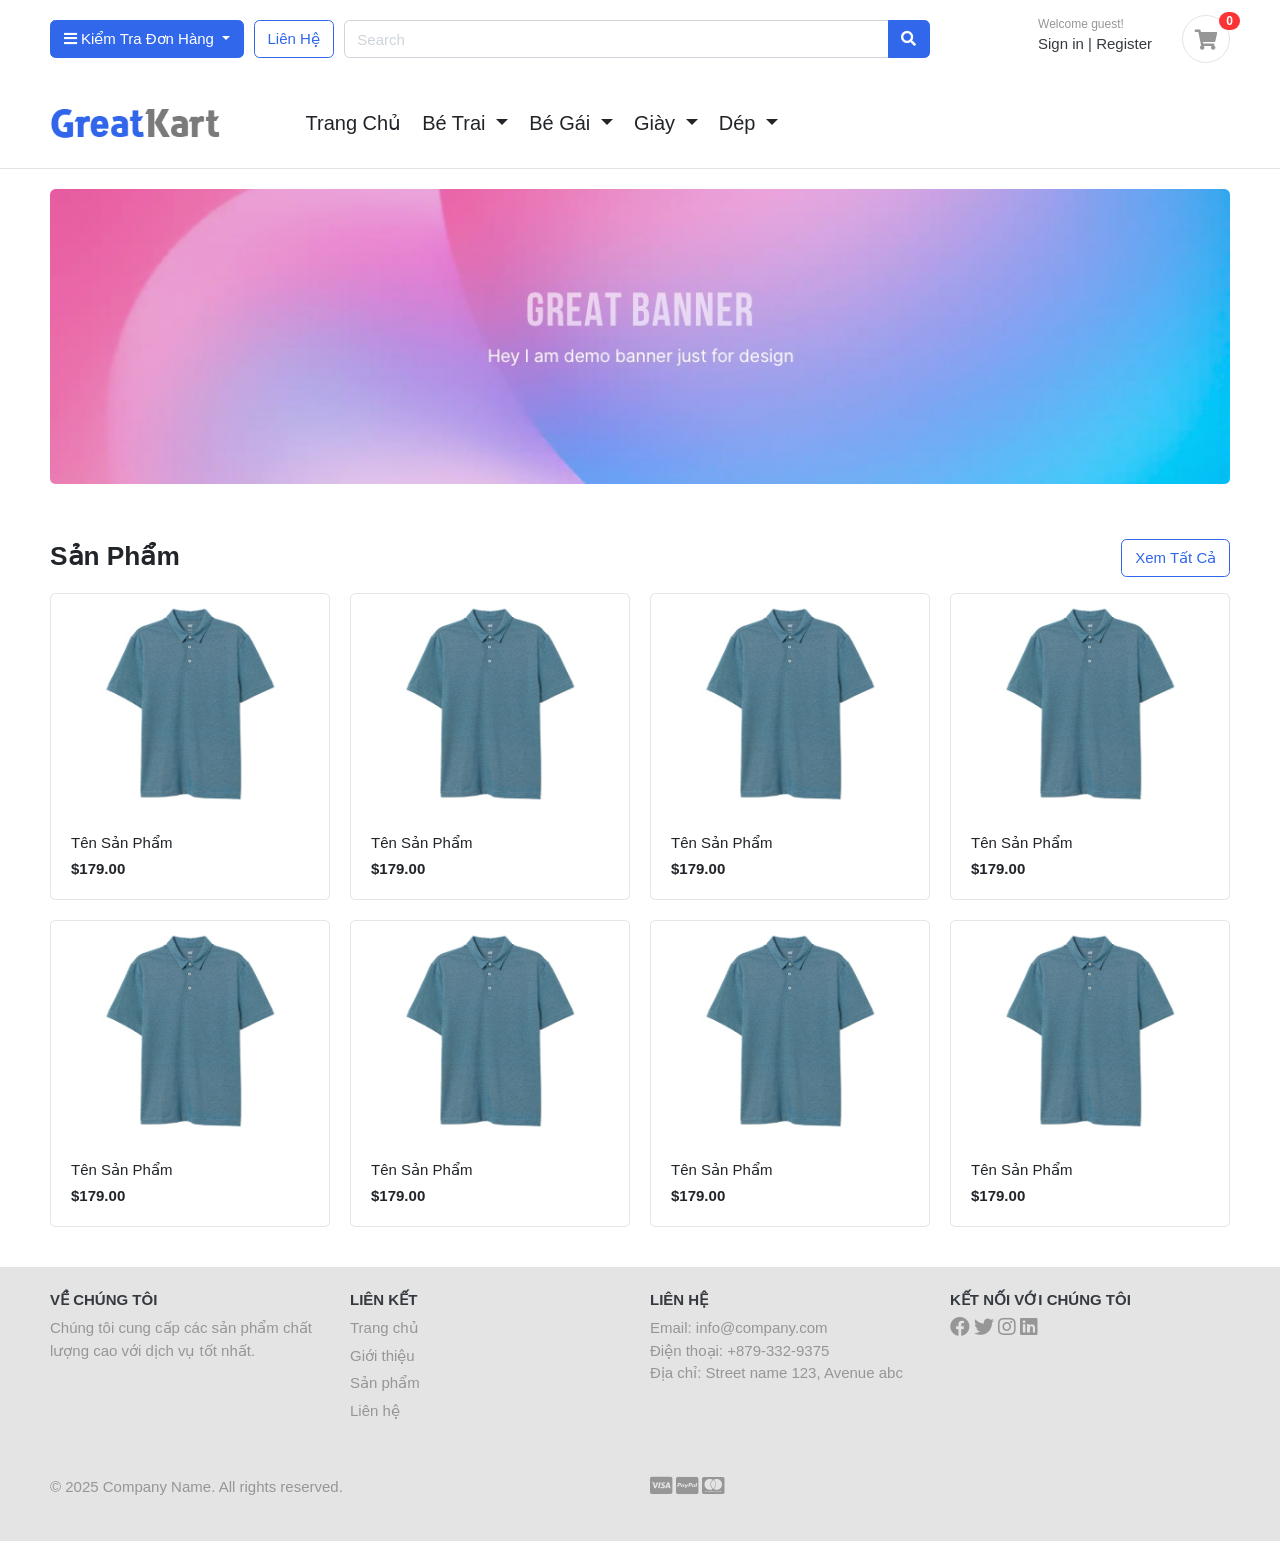
<file: view-danh/index.html>
<!DOCTYPE HTML>
<html lang="en">
<head>
<meta charset="utf-8">
<meta http-equiv="pragma" content="no-cache" />
<meta http-equiv="cache-control" content="max-age=604800" />
<meta name="viewport"
	content="width=device-width, initial-scale=1, shrink-to-fit=no">

<title>GreatKart | One of the Biggest Online Shopping Platform</title>

<link href="images/favicon.ico" rel="shortcut icon" type="image/x-icon">

<!-- jQuery -->
<script src="js/jquery-2.0.0.min.js" type="text/javascript"></script>

<!-- Bootstrap4 files-->
<script src="js/bootstrap.bundle.min.js" type="text/javascript"></script>
<link href="css/bootstrap.css" rel="stylesheet" type="text/css" />

<!-- Font awesome 5 -->
<link href="fonts/fontawesome/css/all.min.css" type="text/css"
	rel="stylesheet">

<!-- custom style -->
<link href="css/ui.css" rel="stylesheet" type="text/css" />
<link href="css/responsive.css" rel="stylesheet"
	media="only screen and (max-width: 1200px)" />

<!-- custom javascript -->
<script src="js/script.js" type="text/javascript"></script>

<script type="text/javascript">
	/// some script

	// jquery ready start
	$(document).ready(function() {
		// jQuery code

	});
	// jquery end
</script>
</head>
<body>
<section class="header-main ">
	<div class="container">
<div class="row align-items-center">
	<div class="col-lg col-sm col-md col-6 flex-grow-0">
		<div class="category-wrap dropdown d-inline-block float-right">
			<button type="button" class="btn btn-primary dropdown-toggle" data-toggle="dropdown">
				<i class="fa fa-bars"></i> Kiểm Tra Đơn Hàng
			</button>
		</div>  <!-- category-wrap.// -->
	</div> <!-- col.// -->
	<a href="./store.html" class="btn btn-outline-primary">Liên Hệ</a>
	<div class="col-lg  col-md-6 col-sm-12 col">
		<form action="#" class="search">
			<div class="input-group w-100">
			    <input type="text" class="form-control" style="width:60%;" placeholder="Search">
			    <div class="input-group-append">
			      <button class="btn btn-primary" type="submit">
			        <i class="fa fa-search"></i>
			      </button>
			    </div>
		    </div>
		</form> <!-- search-wrap .end// -->
	</div> <!-- col.// -->
	<div class="col-lg-3 col-sm-6 col-8 order-2 order-lg-3">
				<div class="d-flex justify-content-end mb-3 mb-lg-0">
					<div class="widget-header">
						<small class="title text-muted">Welcome guest!</small>
						<div> 
							<a href="./signin.html">Sign in</a> <span class="dark-transp"> | </span>
							<a href="./register.html"> Register</a>
						</div>
					</div>
					<a href="./cart.html" class="widget-header pl-3 ml-3">
						<div class="icon icon-sm rounded-circle border"><i class="fa fa-shopping-cart"></i></div>
						<span class="badge badge-pill badge-danger notify">0</span>
					</a>
				</div> <!-- widgets-wrap.// -->
			</div> <!-- col.// -->
</div> <!-- row.// -->
	</div> <!-- container.// -->
</section> <!-- header-main .// -->

	<!-- section-header.// -->
	<header class="section-header">
		<section class="header-main border-bottom">
			<div class="container">
				<div class="row align-items-center">
					<div class="col-lg-2 col-md-3 col-6">
						<a href="./" class="brand-wrap"> <img class="logo"
							src="./images/logo.png">
						</a>
						<!-- brand-wrap.// -->
					</div>
					<div class="col-lg col-sm col-md col-6 flex-grow-0"></div>
					<!-- col.// -->

					<div class="col-lg  col-md-6 col-sm-12 col">
						<nav class="navbar navbar-expand-lg navbar-light bg-while">
							<div class="container">
								<!-- Nút Toggle cho Mobile -->
								<button class="navbar-toggler" type="button"
									data-toggle="collapse" data-target="#navbarNav"
									aria-controls="navbarNav" aria-expanded="false"
									aria-label="Toggle navigation">
									<span class="navbar-toggler-icon"></span>
								</button>

								<!-- Nội dung Navbar -->
								<div class=" " id="navbarNav">
									<ul class="navbar-nav mx-auto">
										<li class="nav-item dropdown"><a
											class="nav-link text-dark" href="#" id="boyDropdown"
											role="button" data-toggle="dropdown" aria-haspopup="true"
											aria-expanded="false" style="font-size: 20px;" >  Trang Chủ </a></li>

										<!-- Bé Trai -->
										<li class="nav-item dropdown"><a
											class="nav-link  dropdown-toggle text-dark" href="#"
											id="boyDropdown" role="button" data-toggle="dropdown"
											aria-haspopup="true" aria-expanded="false" style="font-size: 20px;"> Bé Trai </a>
											<div class="dropdown-menu" aria-labelledby="boyDropdown">
												<a class="dropdown-item" href="#">Giày dép</a> <a
													class="dropdown-item" href="#">Áo</a> <a
													class="dropdown-item" href="#">Quần</a>
											</div></li>

										<!-- Bé Gái -->
										<li class="nav-item dropdown"><a
											class="nav-link dropdown-toggle text-dark" href="#"
											id="girlDropdown" role="button" data-toggle="dropdown"
											aria-haspopup="true" aria-expanded="false" style="font-size: 20px;"> Bé Gái </a>
											<div class="dropdown-menu" aria-labelledby="girlDropdown">
												<a class="dropdown-item" href="#">Giày dép</a> <a
													class="dropdown-item" href="#">Áo</a> <a
													class="dropdown-item" href="#">Quần</a>
											</div></li>
										<li class="nav-item dropdown"><a
											class="nav-link dropdown-toggle text-dark" href="#"
											id="boyDropdown" role="button" data-toggle="dropdown"
											aria-haspopup="true" aria-expanded="false" style="font-size: 20px;"> Giày </a>
											<div class="dropdown-menu" aria-labelledby="boyDropdown">
												<a class="dropdown-item" href="#">Giày dép</a> <a
													class="dropdown-item" href="#">Áo</a> <a
													class="dropdown-item" href="#">Quần</a>
											</div></li>
										<li class="nav-item dropdown"><a
											class="nav-link dropdown-toggle text-dark" href="#"
											id="boyDropdown" role="button" data-toggle="dropdown"
											aria-haspopup="true" aria-expanded="false" style="font-size: 20px;"> Dép </a>
											<div class="dropdown-menu" aria-labelledby="boyDropdown">
												<a class="dropdown-item" href="#">Giày dép</a> <a
													class="dropdown-item" href="#">Áo</a> <a
													class="dropdown-item" href="#">Quần</a>
											</div></li>
										
									</ul>

								</div>
								
							</div>
							<!-- col.// -->
					</div>
					</nav>
				</div>
				<!-- col.// -->
				
				<!-- col.// -->
			</div>
			<!-- row.// -->
			</div>
			<!-- container.// -->
		</section>
		<!-- header-main .// -->
	</header>
	<!-- section-header.// -->

	<!-- ========================= SECTION MAIN ========================= -->
	<section class="section-intro padding-y-sm">
		<div class="container">

			<div class="intro-banner-wrap">
				<img src="images/banners/1.jpg" class="img-fluid rounded">
			</div>

		</div>
		<!-- container //  -->
	</section>


	<!-- ========================= SECTION MAIN END// ========================= -->

	<!-- ========================= SECTION  ========================= -->
	<section class="section-name padding-y-sm">
		<div class="container">

			<header class="section-heading">
				<a href="./store.html" class="btn btn-outline-primary float-right">Xem
					Tất Cả</a>
				<h3 class="section-title">Sản Phẩm</h3>
			</header>
			<!-- sect-heading -->


			<div class="row">
				<div class="col-md-3">
					<div class="card card-product-grid">
						<a href="./product-detail.html" class="img-wrap"> <img
							src="images/items/1.jpg">
						</a>
						<figcaption class="info-wrap">
							<a href="./product-detail.html" class="title">Tên Sản Phẩm</a>
							<div class="price mt-1">$179.00</div>
							<!-- price-wrap.// -->
						</figcaption>
					</div>
				</div>
				<!-- col.// -->
				<div class="col-md-3">
					<div class="card card-product-grid">
						<a href="./product-detail.html" class="img-wrap"> <img
							src="images/items/1.jpg">
						</a>
						<figcaption class="info-wrap">
							<a href="./product-detail.html" class="title">Tên Sản Phẩm</a>
							<div class="price mt-1">$179.00</div>
							<!-- price-wrap.// -->
						</figcaption>
					</div>
				</div>
				<!-- col.// -->
				<div class="col-md-3">
					<div class="card card-product-grid">
						<a href="./product-detail.html" class="img-wrap"> <img
							src="images/items/1.jpg">
						</a>
						<figcaption class="info-wrap">
							<a href="./product-detail.html" class="title">Tên Sản Phẩm</a>
							<div class="price mt-1">$179.00</div>
							<!-- price-wrap.// -->
						</figcaption>
					</div>
				</div>
				<!-- col.// -->
				<div class="col-md-3">
					<div class="card card-product-grid">
						<a href="./product-detail.html" class="img-wrap"> <img
							src="images/items/1.jpg">
						</a>
						<figcaption class="info-wrap">
							<a href="./product-detail.html" class="title">Tên Sản Phẩm</a>
							<div class="price mt-1">$179.00</div>
							<!-- price-wrap.// -->
						</figcaption>
					</div>
				</div>
				<!-- col.// -->
				<div class="col-md-3">
					<div class="card card-product-grid">
						<a href="./product-detail.html" class="img-wrap"> <img
							src="images/items/1.jpg">
						</a>
						<figcaption class="info-wrap">
							<a href="./product-detail.html" class="title">Tên Sản Phẩm</a>
							<div class="price mt-1">$179.00</div>
							<!-- price-wrap.// -->
						</figcaption>
					</div>
				</div>
				<!-- col.// -->
				<div class="col-md-3">
					<div class="card card-product-grid">
						<a href="./product-detail.html" class="img-wrap"> <img
							src="images/items/1.jpg">
						</a>
						<figcaption class="info-wrap">
							<a href="./product-detail.html" class="title">Tên Sản Phẩm</a>
							<div class="price mt-1">$179.00</div>
							<!-- price-wrap.// -->
						</figcaption>
					</div>
				</div>
				<!-- col.// -->
				<div class="col-md-3">
					<div class="card card-product-grid">
						<a href="./product-detail.html" class="img-wrap"> <img
							src="images/items/1.jpg">
						</a>
						<figcaption class="info-wrap">
							<a href="./product-detail.html" class="title">Tên Sản Phẩm</a>
							<div class="price mt-1">$179.00</div>
							<!-- price-wrap.// -->
						</figcaption>
					</div>
				</div>
				<!-- col.// -->
				<div class="col-md-3">
					<div class="card card-product-grid">
						<a href="./product-detail.html" class="img-wrap"> <img
							src="images/items/1.jpg">
						</a>
						<figcaption class="info-wrap">
							<a href="./product-detail.html" class="title">Tên Sản Phẩm</a>
							<div class="price mt-1">$179.00</div>
							<!-- price-wrap.// -->
						</figcaption>
					</div>
				</div>
				<!-- col.// -->
			</div>
			<!-- row.// -->

		</div>
		<!-- container // -->
	</section>
	<!-- ========================= SECTION  END// ========================= -->
	<!-- ========================= FOOTER ========================= -->
	<footer class="section-footer border-top bg-light py-4">
		<div class="container">
			<div class="row">
				<!-- Cột giới thiệu -->
				<div class="col-md-3">
					<h6 class="text-uppercase">Về chúng tôi</h6>
					<p class="text-muted">Chúng tôi cung cấp các sản phẩm chất
						lượng cao với dịch vụ tốt nhất.</p>
				</div>
				<!-- Cột liên kết -->
				<div class="col-md-3">
					<h6 class="text-uppercase">Liên kết</h6>
					<ul class="list-unstyled">
						<li><a href="#" class="text-muted">Trang chủ</a></li>
						<li><a href="#" class="text-muted">Giới thiệu</a></li>
						<li><a href="#" class="text-muted">Sản phẩm</a></li>
						<li><a href="#" class="text-muted">Liên hệ</a></li>
					</ul>
				</div>
				<!-- Cột liên hệ -->
				<div class="col-md-3">
					<h6 class="text-uppercase">Liên hệ</h6>
					<p class="text-muted">
						Email: info@company.com <br> Điện thoại: +879-332-9375 <br>
						Địa chỉ: Street name 123, Avenue abc
					</p>
				</div>
				<!-- Cột mạng xã hội -->
				<div class="col-md-3">
					<h6 class="text-uppercase">Kết nối với chúng tôi</h6>
					<a href="#" class="text-muted me-3"><i
						class="fab fa-facebook fa-lg"></i></a> <a href="#"
						class="text-muted me-3"><i class="fab fa-twitter fa-lg"></i></a> <a
						href="#" class="text-muted me-3"><i
						class="fab fa-instagram fa-lg"></i></a> <a href="#" class="text-muted"><i
						class="fab fa-linkedin fa-lg"></i></a>
				</div>
			</div>

			<section class="footer-bottom border-top row mt-4 pt-3">
				<div class="col-md-6">
					<p class="text-muted mb-0">&copy; 2025 Company Name. All rights
						reserved.</p>
				</div>
				<div class="col-md-6 text-md-end text-muted">
					<i class="fab fa-lg fa-cc-visa"></i> <i
						class="fab fa-lg fa-cc-paypal"></i> <i
						class="fab fa-lg fa-cc-mastercard"></i>
				</div>
			</section>
		</div>
	</footer>

	<!-- ========================= FOOTER END // ========================= -->
</body>
</html>
</file>
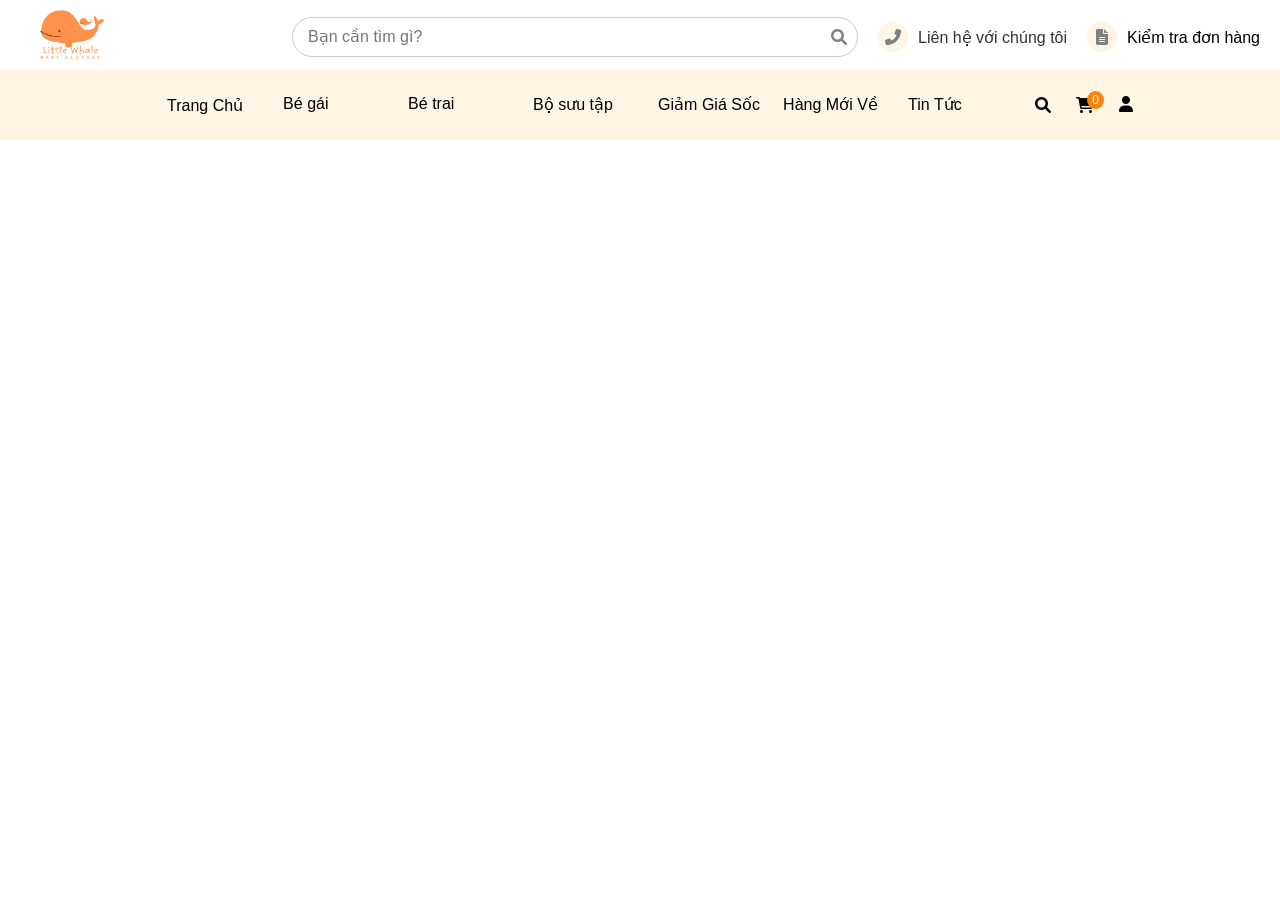
<file: partials/header-nav.html>
<!DOCTYPE html>
<html lang="en">
  <head>
    <meta charset="UTF-8" />
    <meta name="viewport" content="width=device-width, initial-scale=1.0" />
    <title>Little Whale</title>
    <style></style>
    <link
      href="https://cdnjs.cloudflare.com/ajax/libs/font-awesome/5.15.3/css/all.min.css"
      rel="stylesheet"
    />
    <link rel="stylesheet" href="https://cdnjs.cloudflare.com/ajax/libs/font-awesome/6.0.0/css/all.min.css" />
    <link
      rel="stylesheet"
      href="https://cdn.jsdelivr.net/npm/swiper@11/swiper-bundle.min.css"
    />
    <!-- <link rel="stylesheet" href="/css/index.css" /> -->
    <link rel="stylesheet" href="/css/header-nav-footer.css">
    <link rel="icon" type="image/png" sizes="32x32" href="../images/favicon.png">
  </head>
  <body>
    <!-- HEADER -->
    <section class="section-header hidden-search-bar" id="hiddenSearchBar">
      <div class="header">
        <div class="logo-header">
          <a href=""><img alt="Company Logo" height="50" src="../images/logo.png" width="100" /></a>
        </div>
        <div class="search-bar-header">
          <input placeholder="Bạn cần tìm gì?" type="text" />
          <i class="fas fa-search"></i>
        </div>
        <div class="contact-info-header">
          <div class="icon-header">
            <i class="fas fa-phone-alt"></i>
          </div>
          <div class="text-header"><a href="./view/contact.html">Liên hệ với chúng tôi</a></div>
          <div class="icon-header">
            <i class="fas fa-file-alt"></i>
          </div>
          <div class="text-header">Kiểm tra đơn hàng</div>
        </div>
      </div>
    </section>
    <!-- =====================================Nav================================= -->
    <section class="navigation">
      <nav>
        <!-- menu  -->
        <div class="navbar">
          <div class="menu">
            <a href="./index.html">Trang Chủ</a>
            <div class="dropdown-menu">
              <!-- Thêm lớp cho Bé gái -->
              <div class="navheight">
                <a href="./view/be-gai.html">Bé gái</a>
                <!-- <ion-icon name="chevron-down-outline"></ion-icon> -->
              </div>
              <div class="dropdown dropdown-full">
                <!-- Dropdown cho Bé gái -->
                <div class="column">
                  <h3>Tất Cả Sản Phẩm Bé Gái</h3>
                  <a href="./view/tat-ca-dam-vay.html" class="menu-link">Váy Bé Gái</a>
                  <a href="#" class="menu-link">Áo Bé Gái</a>
                  <a href="#" class="menu-link">Quần Bé Gái</a>
                  <a href="#" class="menu-link">Giày Bé Gái</a>
                </div>
              </div>
            </div>
            <div class="dropdown-menu">
              <!-- Thêm lớp cho Bé gái -->
              <div class="navheight">
                <a href="#">Bé trai</a>
              </div>

              <div class="dropdown dropdown-full">
                <!-- Dropdown cho Bé gái -->
                <div class="column">
                  <h3>Tất Cả Sản Phẩm Bé Trai</h3>
                  <a href="#" class="menu-link">Đồ Bộ Bé Trai</a>
                  <a href="#" class="menu-link">Áo Bé Trai</a>
                  <a href="#" class="menu-link">Quần Bé Trai</a>
                  <a href="#" class="menu-link">Giày Bé Trai</a>
                </div>               
              </div>
            </div>
            <div class="dropdown-menu">
              <div class="navheight"><a href="#">Bộ sưu tập</a></div>
              <div class="dropdown-1">
                <!-- Dropdown cho Bé gái -->
                <div class="column">
                  <!-- <h3>Áo</h3> -->
                  <a class="menu-link" href="#">✨Bộ Sưu Tập Mùa Thu</a>
                  <a class="menu-link" href="#">🍂Bộ Sưu Tập Mùa Đông</a>
                  <a class="menu-link" href="#">🌼Bộ Sưu Tập Xuân</a>
                  <a class="menu-link" href="#">🏠Bộ Sưu Tập Mùa Hè</a>
                  <!-- <a class="menu-link" href="#">🎒Be Cool At School Collection🎒</a> -->
                </div>
              </div>
            </div>

            <div class="dropdown-menu">
              <div class="navheight"><a href="#">Giảm Giá Sốc</a></div>
              <!-- <div class="dropdown-2">
                <div class="column"></div>
              </div> -->
            </div>
            <div class="dropdown-menu">
              <div class="navheight"><a href="#">Hàng Mới Về</a></div>
              <div class="dropdown-3">
                <!-- Dropdown cho Sale -->
                <div class="column">
                  <!-- <h3>Áo</h3> -->
                  <a class="menu-link" href="#">Hàng Mới Về Bé gái</a>
                  <a class="menu-link" href="#"> Hàng Mới Về Bé trai</a>
                  <a class="menu-link" href="#">BÁN HÀNG NHẤT</a>
                </div>
              </div>
            </div>
            <div class="dropdown-menu">
              <div class="navheight"><a href="#">Tin Tức</a></div>
              <div class="dropdown-4">
                <!-- Dropdown cho Sale -->
                <div class="column">
                  <!-- <h3>Áo</h3> -->
                  <a class="menu-link" href="#">Tin tức Little Whale</a>
                  <a class="menu-link" href="#">Khuyến mãi</a>
                  <a class="menu-link" href="#">Tin mẹ & bé</a>
                </div>
              </div>
            </div>
          </div>

          <div class="icons">
            <!-- <input type="text" placeholder="Tìm kiếm sản phẩm"> -->
            <i class="fas fa-search"></i> 
            <div class="cart" id="cart">
              <a href="./view/gio-hang.html" class="cart-a"><i class="fas fa-shopping-cart"></i></a>
              <span class="badge">0</span>
            </div>
              <!-- Biểu tượng người dùng với menu đăng nhập/đăng ký -->
              <div class="user-menu">
                <i class="fas fa-user"></i>
                <div class="dropdown">
                  <a class="menu-link" href="./view/dangnhap.html">Đăng nhập</a>
                  <a class="menu-link" href="./view/dangki.html">Đăng ký</a>
                </div>
              </div>
            <div class="login-message-cart" id="loginMessageCart">
              Chưa có sản phẩm nào
            </div>
          </div>
        </div>
      </nav>
    </section>
</file>
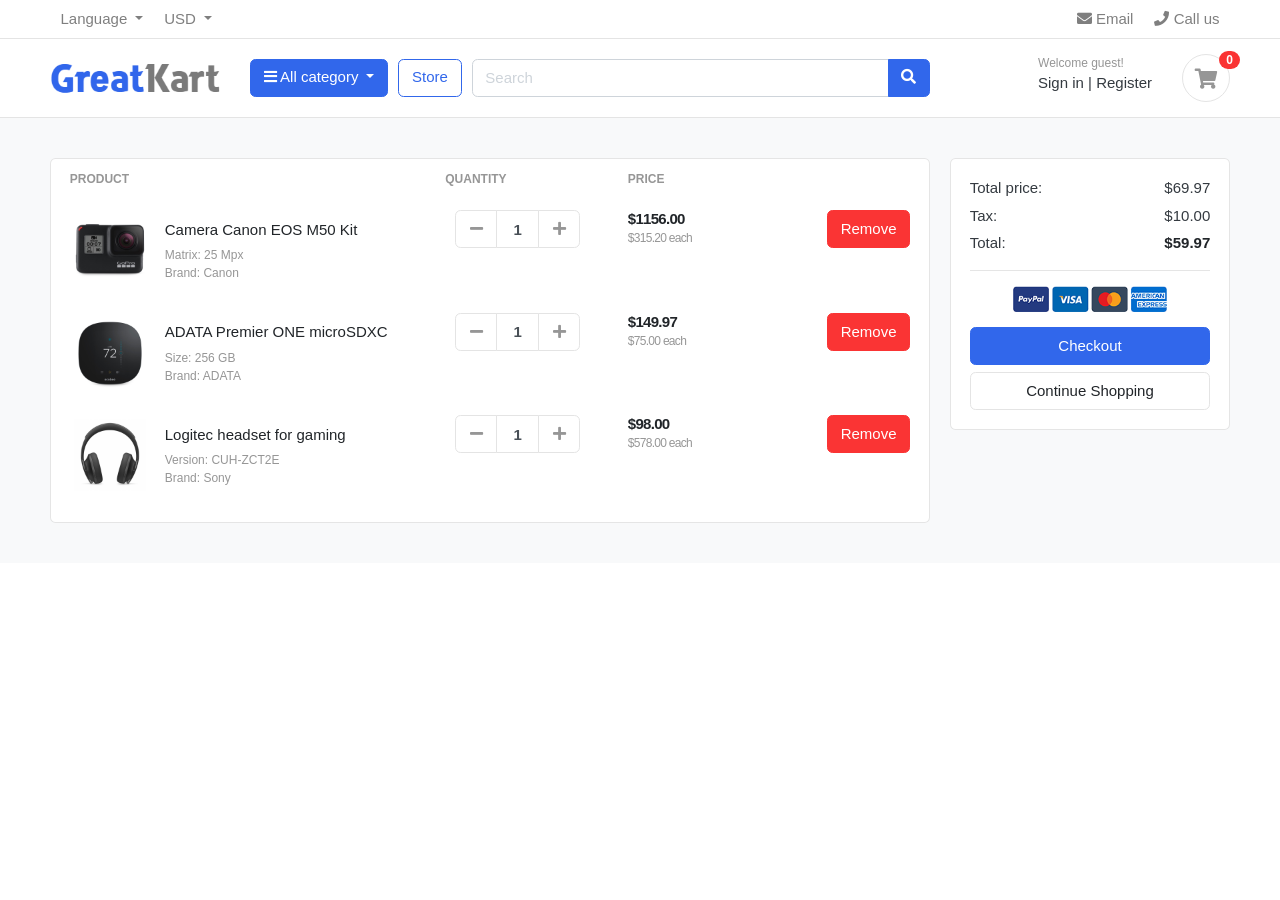
<file: view-danh/cart.html>
<!DOCTYPE HTML>
<html lang="en">
<head>
<meta charset="utf-8">
<meta http-equiv="pragma" content="no-cache" />
<meta http-equiv="cache-control" content="max-age=604800" />
<meta name="viewport" content="width=device-width, initial-scale=1, shrink-to-fit=no">

<title>GreatKart | One of the Biggest Online Shopping Platform</title>

<link href="images/favicon.ico" rel="shortcut icon" type="image/x-icon">

<!-- jQuery -->
<script src="js/jquery-2.0.0.min.js" type="text/javascript"></script>

<!-- Bootstrap4 files-->
<script src="js/bootstrap.bundle.min.js" type="text/javascript"></script>
<link href="css/bootstrap.css" rel="stylesheet" type="text/css"/>

<!-- Font awesome 5 -->
<link href="fonts/fontawesome/css/all.min.css" type="text/css" rel="stylesheet">

<!-- custom style -->
<link href="css/ui.css" rel="stylesheet" type="text/css"/>
<link href="css/responsive.css" rel="stylesheet" media="only screen and (max-width: 1200px)" />

<!-- custom javascript -->
<script src="js/script.js" type="text/javascript"></script>

<script type="text/javascript">
/// some script

// jquery ready start
$(document).ready(function() {
	// jQuery code

}); 
// jquery end
</script>

</head>
<body>


<header class="section-header">
<nav class="navbar p-md-0 navbar-expand-sm navbar-light border-bottom">
<div class="container">
  <button class="navbar-toggler" type="button" data-toggle="collapse" data-target="#navbarTop4" aria-controls="navbarNav" aria-expanded="false" aria-label="Toggle navigation">
    <span class="navbar-toggler-icon"></span>
  </button>
  <div class="collapse navbar-collapse" id="navbarTop4">
    <ul class="navbar-nav mr-auto">
    	<li class="nav-item dropdown">
		 	<a href="#" class="nav-link dropdown-toggle" data-toggle="dropdown">   Language </a>
		    <ul class="dropdown-menu small">
				<li><a class="dropdown-item" href="#">English</a></li>
				<li><a class="dropdown-item" href="#">Arabic</a></li>
				<li><a class="dropdown-item" href="#">Russian </a></li>
		    </ul>
		</li>
		<li class="nav-item dropdown">
			<a href="#" class="nav-link dropdown-toggle" data-toggle="dropdown"> USD </a>
			<ul class="dropdown-menu small">
				<li><a class="dropdown-item" href="#">EUR</a></li>
				<li><a class="dropdown-item" href="#">AED</a></li>
				<li><a class="dropdown-item" href="#">RUBL </a></li>
		    </ul>
		</li>
    </ul>
    <ul class="navbar-nav">
		<li><a href="#" class="nav-link"> <i class="fa fa-envelope"></i> Email </a></li>
		<li><a href="#" class="nav-link"> <i class="fa fa-phone"></i> Call us </a></li>
	</ul> <!-- list-inline //  -->
  </div> <!-- navbar-collapse .// -->
</div> <!-- container //  -->
</nav>

<section class="header-main border-bottom">
	<div class="container">
<div class="row align-items-center">
	<div class="col-lg-2 col-md-3 col-6">
		<a href="./" class="brand-wrap">
			<img class="logo" src="./images/logo.png">
		</a> <!-- brand-wrap.// -->
	</div>
	<div class="col-lg col-sm col-md col-6 flex-grow-0">
		<div class="category-wrap dropdown d-inline-block float-right">
			<button type="button" class="btn btn-primary dropdown-toggle" data-toggle="dropdown"> 
				<i class="fa fa-bars"></i> All category 
			</button>
			<div class="dropdown-menu">
				<a class="dropdown-item" href="#">Machinery / Mechanical Parts / Tools </a>
				<a class="dropdown-item" href="#">Consumer Electronics / Home Appliances </a>
				<a class="dropdown-item" href="#">Auto / Transportation</a>
				<a class="dropdown-item" href="#">Apparel / Textiles / Timepieces </a>
				<a class="dropdown-item" href="#">Home & Garden / Construction / Lights </a>
				<a class="dropdown-item" href="#">Beauty & Personal Care / Health </a> 
			</div>
		</div>  <!-- category-wrap.// -->
	</div> <!-- col.// -->
	<a href="./store.html" class="btn btn-outline-primary">Store</a>
	<div class="col-lg  col-md-6 col-sm-12 col">
		<form action="#" class="search">
			<div class="input-group w-100">
			    <input type="text" class="form-control" style="width:60%;" placeholder="Search">
			    
			    <div class="input-group-append">
			      <button class="btn btn-primary" type="submit">
			        <i class="fa fa-search"></i>
			      </button>
			    </div>
		    </div>
		</form> <!-- search-wrap .end// -->
	</div> <!-- col.// -->
	<div class="col-lg-3 col-sm-6 col-8 order-2 order-lg-3">
				<div class="d-flex justify-content-end mb-3 mb-lg-0">
					<div class="widget-header">
						<small class="title text-muted">Welcome guest!</small>
						<div> 
							<a href="./signin.html">Sign in</a> <span class="dark-transp"> | </span>
							<a href="./register.html"> Register</a>
						</div>
					</div>
					<a href="./cart.html" class="widget-header pl-3 ml-3">
						<div class="icon icon-sm rounded-circle border"><i class="fa fa-shopping-cart"></i></div>
						<span class="badge badge-pill badge-danger notify">0</span>
					</a>
				</div> <!-- widgets-wrap.// -->
			</div> <!-- col.// -->
</div> <!-- row.// -->
	</div> <!-- container.// -->
</section> <!-- header-main .// -->



</header> <!-- section-header.// -->


<section class="section-content padding-y bg">
<div class="container">

<!-- ============================ COMPONENT 1 ================================= -->

<div class="row">
	<aside class="col-lg-9">
<div class="card">
<table class="table table-borderless table-shopping-cart">
<thead class="text-muted">
<tr class="small text-uppercase">
  <th scope="col">Product</th>
  <th scope="col" width="120">Quantity</th>
  <th scope="col" width="120">Price</th>
  <th scope="col" class="text-right" width="200"> </th>
</tr>
</thead>
<tbody>
<tr>
	<td>
		<figure class="itemside align-items-center">
			<div class="aside"><img src="./images/items/11.jpg" class="img-sm"></div>
			<figcaption class="info">
				<a href="#" class="title text-dark">Camera Canon EOS M50 Kit</a>
				<p class="text-muted small">Matrix: 25 Mpx <br> Brand: Canon</p>
			</figcaption>
		</figure>
	</td>
	<td> 
		<!-- col.// -->
					<div class="col"> 
						<div class="input-group input-spinner">
							<div class="input-group-prepend">
							<button class="btn btn-light" type="button" id="button-plus"> <i class="fa fa-minus"></i> </button>
							</div>
							<input type="text" class="form-control"  value="1">
							<div class="input-group-append">
							<button class="btn btn-light" type="button" id="button-minus"> <i class="fa fa-plus"></i> </button>
							</div>
						</div> <!-- input-group.// -->
					</div> <!-- col.// -->
	</td>
	<td> 
		<div class="price-wrap"> 
			<var class="price">$1156.00</var> 
			<small class="text-muted"> $315.20 each </small> 
		</div> <!-- price-wrap .// -->
	</td>
	<td class="text-right"> 
	<a href="" class="btn btn-danger"> Remove</a>
	</td>
</tr>
<tr>
	<td>
		<figure class="itemside align-items-center">
			<div class="aside"><img src="./images/items/10.jpg" class="img-sm"></div>
			<figcaption class="info">
				<a href="#" class="title text-dark">ADATA Premier ONE microSDXC</a>
				<p class="text-muted small">Size: 256 GB  <br> Brand: ADATA </p>
			</figcaption>
		</figure>
	</td>
	<td> 
		<!-- col.// -->
					<div class="col"> 
						<div class="input-group input-spinner">
							<div class="input-group-prepend">
							<button class="btn btn-light" type="button" id="button-plus"> <i class="fa fa-minus"></i> </button>
							</div>
							<input type="text" class="form-control"  value="1">
							<div class="input-group-append">
							<button class="btn btn-light" type="button" id="button-minus"> <i class="fa fa-plus"></i> </button>
							</div>
						</div> <!-- input-group.// -->
					</div> <!-- col.// -->
	</td>
	<td> 
		<div class="price-wrap"> 
			<var class="price">$149.97</var> 
			<small  class="text-muted"> $75.00 each </small>  
		</div> <!-- price-wrap .// -->
	</td>
	<td class="text-right"> 
	<a href="" class="btn btn-danger"> Remove</a>
	</td>
</tr>
<tr>
	<td>
		<figure class="itemside align-items-center">
			<div class="aside"><img src="./images/items/9.jpg" class="img-sm"></div>
			<figcaption class="info">
				<a href="#" class="title text-dark">Logitec headset for gaming</a>
				<p class="small text-muted">Version: CUH-ZCT2E  <br> Brand: Sony</p>
			</figcaption>
		</figure>
	</td>
	<td> 
		<!-- col.// -->
					<div class="col"> 
						<div class="input-group input-spinner">
							<div class="input-group-prepend">
							<button class="btn btn-light" type="button" id="button-plus"> <i class="fa fa-minus"></i> </button>
							</div>
							<input type="text" class="form-control"  value="1">
							<div class="input-group-append">
							<button class="btn btn-light" type="button" id="button-minus"> <i class="fa fa-plus"></i> </button>
							</div>
						</div> <!-- input-group.// -->
					</div> <!-- col.// -->
	</td>
	<td> 
		<div class="price-wrap"> 
			<var class="price">$98.00</var> 
			<small class="text-muted"> $578.00 each</small> 
		</div> <!-- price-wrap .// -->
	</td>
	<td class="text-right"> 
		<a href="" class="btn btn-danger"> Remove</a>
	</td>
</tr>
</tbody>
</table>
</div> <!-- card.// -->

	</aside> <!-- col.// -->
	<aside class="col-lg-3">

		<div class="card">
		<div class="card-body">
			<dl class="dlist-align">
			  <dt>Total price:</dt>
			  <dd class="text-right">$69.97</dd>
			</dl>
			<dl class="dlist-align">
			  <dt>Tax:</dt>
			  <dd class="text-right"> $10.00</dd>
			</dl>
			<dl class="dlist-align">
			  <dt>Total:</dt>
			  <dd class="text-right text-dark b"><strong>$59.97</strong></dd>
			</dl>
			<hr>
			<p class="text-center mb-3">
				<img src="./images/misc/payments.png" height="26">
			</p>
			<a href="./place-order.html" class="btn btn-primary btn-block"> Checkout </a>
			<a href="./store.html" class="btn btn-light btn-block">Continue Shopping</a>
		</div> <!-- card-body.// -->
		</div> <!-- card.// -->

</aside> <!-- col.// -->


</div> <!-- row.// -->
<!-- ============================ COMPONENT 1 END .// ================================= -->

</div> <!-- container .//  -->
</section>
<!-- ========================= SECTION CONTENT END// ========================= -->
</body>
</html>
</file>
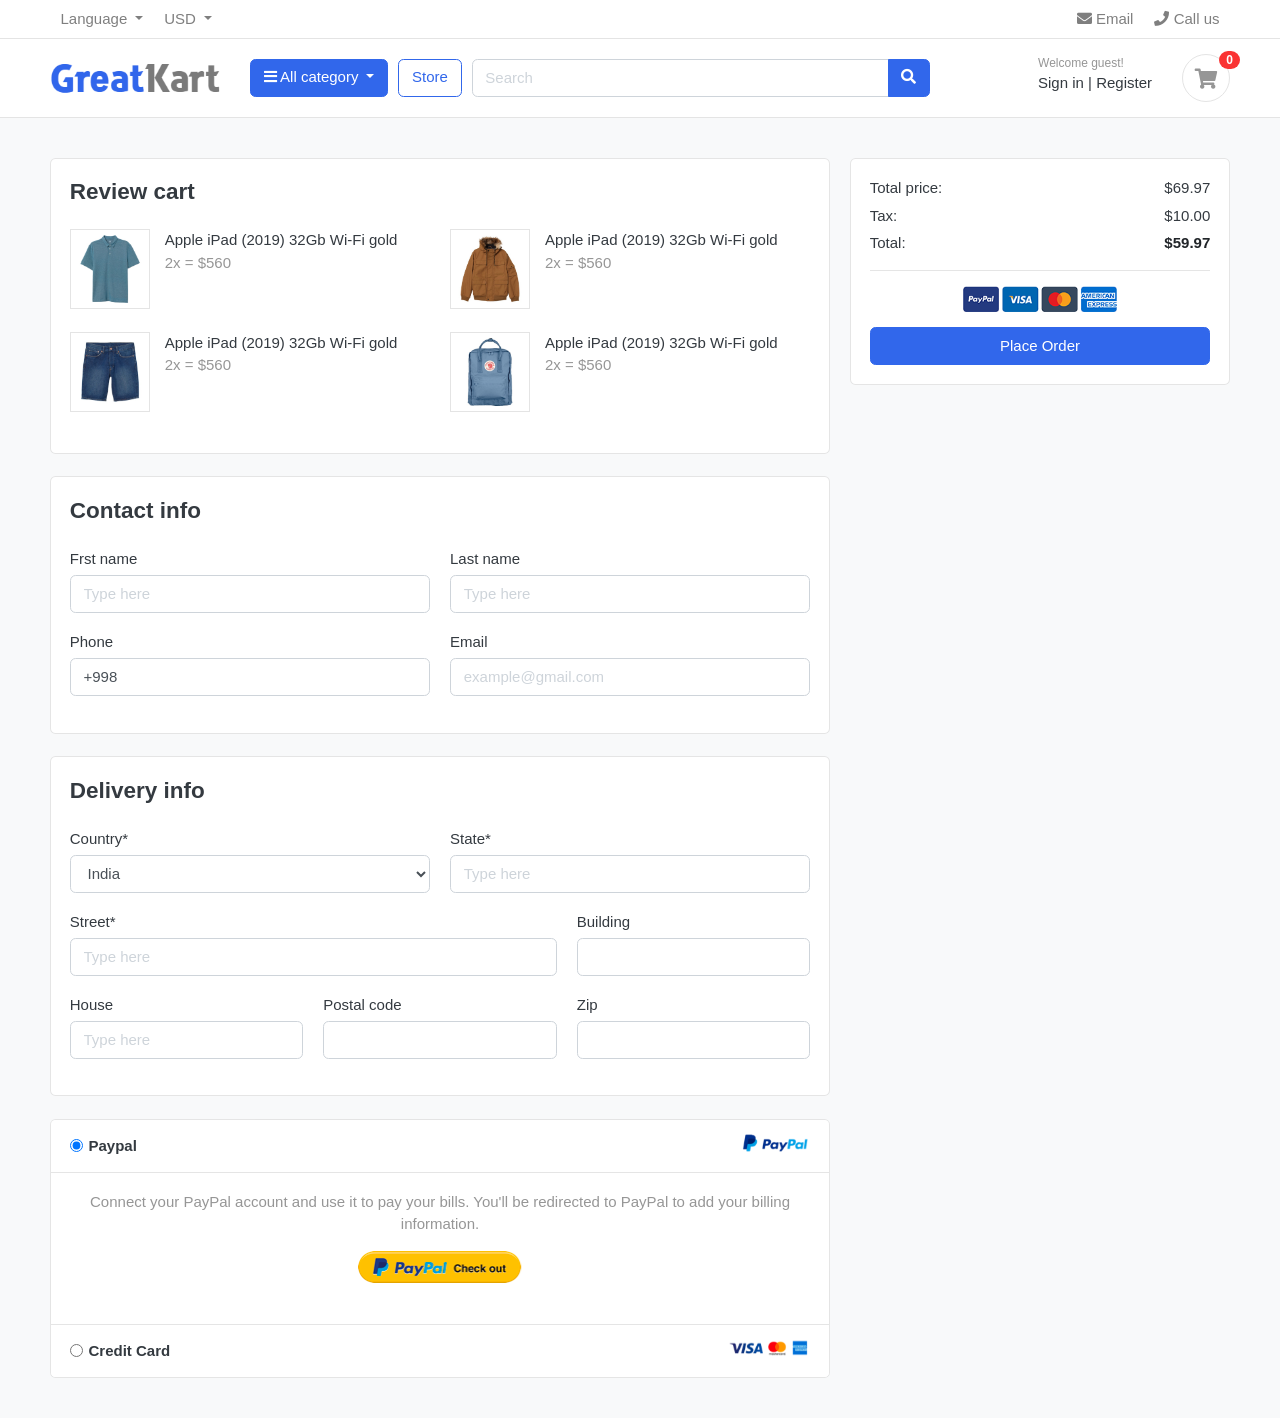
<file: view-danh/place-order.html>
<!DOCTYPE HTML>
<html lang="en">
<head>
<meta charset="utf-8">
<meta http-equiv="pragma" content="no-cache" />
<meta http-equiv="cache-control" content="max-age=604800" />
<meta name="viewport" content="width=device-width, initial-scale=1, shrink-to-fit=no">

<title>GreatKart | One of the Biggest Online Shopping Platform</title>

<link href="images/favicon.ico" rel="shortcut icon" type="image/x-icon">

<!-- jQuery -->
<script src="js/jquery-2.0.0.min.js" type="text/javascript"></script>

<!-- Bootstrap4 files-->
<script src="js/bootstrap.bundle.min.js" type="text/javascript"></script>
<link href="css/bootstrap.css" rel="stylesheet" type="text/css"/>

<!-- Font awesome 5 -->
<link href="fonts/fontawesome/css/all.min.css" type="text/css" rel="stylesheet">

<!-- custom style -->
<link href="css/ui.css" rel="stylesheet" type="text/css"/>
<link href="css/responsive.css" rel="stylesheet" media="only screen and (max-width: 1200px)" />

<!-- custom javascript -->
<script src="js/script.js" type="text/javascript"></script>

<script type="text/javascript">
/// some script

// jquery ready start
$(document).ready(function() {
	// jQuery code

}); 
// jquery end
</script>

</head>
<body>


<header class="section-header">
<nav class="navbar p-md-0 navbar-expand-sm navbar-light border-bottom">
<div class="container">
  <button class="navbar-toggler" type="button" data-toggle="collapse" data-target="#navbarTop4" aria-controls="navbarNav" aria-expanded="false" aria-label="Toggle navigation">
    <span class="navbar-toggler-icon"></span>
  </button>
  <div class="collapse navbar-collapse" id="navbarTop4">
    <ul class="navbar-nav mr-auto">
    	<li class="nav-item dropdown">
		 	<a href="#" class="nav-link dropdown-toggle" data-toggle="dropdown">   Language </a>
		    <ul class="dropdown-menu small">
				<li><a class="dropdown-item" href="#">English</a></li>
				<li><a class="dropdown-item" href="#">Arabic</a></li>
				<li><a class="dropdown-item" href="#">Russian </a></li>
		    </ul>
		</li>
		<li class="nav-item dropdown">
			<a href="#" class="nav-link dropdown-toggle" data-toggle="dropdown"> USD </a>
			<ul class="dropdown-menu small">
				<li><a class="dropdown-item" href="#">EUR</a></li>
				<li><a class="dropdown-item" href="#">AED</a></li>
				<li><a class="dropdown-item" href="#">RUBL </a></li>
		    </ul>
		</li>
    </ul>
    <ul class="navbar-nav">
		<li><a href="#" class="nav-link"> <i class="fa fa-envelope"></i> Email </a></li>
		<li><a href="#" class="nav-link"> <i class="fa fa-phone"></i> Call us </a></li>
	</ul> <!-- list-inline //  -->
  </div> <!-- navbar-collapse .// -->
</div> <!-- container //  -->
</nav>

<section class="header-main border-bottom">
	<div class="container">
<div class="row align-items-center">
	<div class="col-lg-2 col-md-3 col-6">
		<a href="./" class="brand-wrap">
			<img class="logo" src="./images/logo.png">
		</a> <!-- brand-wrap.// -->
	</div>
	<div class="col-lg col-sm col-md col-6 flex-grow-0">
		<div class="category-wrap dropdown d-inline-block float-right">
			<button type="button" class="btn btn-primary dropdown-toggle" data-toggle="dropdown"> 
				<i class="fa fa-bars"></i> All category 
			</button>
			<div class="dropdown-menu">
				<a class="dropdown-item" href="#">Machinery / Mechanical Parts / Tools </a>
				<a class="dropdown-item" href="#">Consumer Electronics / Home Appliances </a>
				<a class="dropdown-item" href="#">Auto / Transportation</a>
				<a class="dropdown-item" href="#">Apparel / Textiles / Timepieces </a>
				<a class="dropdown-item" href="#">Home & Garden / Construction / Lights </a>
				<a class="dropdown-item" href="#">Beauty & Personal Care / Health </a> 
			</div>
		</div>  <!-- category-wrap.// -->
	</div> <!-- col.// -->
	<a href="./store.html" class="btn btn-outline-primary">Store</a>
	<div class="col-lg  col-md-6 col-sm-12 col">
		<form action="#" class="search">
			<div class="input-group w-100">
			    <input type="text" class="form-control" style="width:60%;" placeholder="Search">
			    
			    <div class="input-group-append">
			      <button class="btn btn-primary" type="submit">
			        <i class="fa fa-search"></i>
			      </button>
			    </div>
		    </div>
		</form> <!-- search-wrap .end// -->
	</div> <!-- col.// -->
	<div class="col-lg-3 col-sm-6 col-8 order-2 order-lg-3">
				<div class="d-flex justify-content-end mb-3 mb-lg-0">
					<div class="widget-header">
						<small class="title text-muted">Welcome guest!</small>
						<div> 
							<a href="./signin.html">Sign in</a> <span class="dark-transp"> | </span>
							<a href="./register.html"> Register</a>
						</div>
					</div>
					<a href="./cart.html" class="widget-header pl-3 ml-3">
						<div class="icon icon-sm rounded-circle border"><i class="fa fa-shopping-cart"></i></div>
						<span class="badge badge-pill badge-danger notify">0</span>
					</a>
				</div> <!-- widgets-wrap.// -->
			</div> <!-- col.// -->
</div> <!-- row.// -->
	</div> <!-- container.// -->
</section> <!-- header-main .// -->




</header> <!-- section-header.// -->
<section class="section-content padding-y bg">
<div class="container">



<!-- ============================ COMPONENT 2 ================================= -->
<div class="row">
		<main class="col-md-8">

<article class="card mb-4">
<div class="card-body">
	<h4 class="card-title mb-4">Review cart</h4>
	<div class="row">
		<div class="col-md-6">
			<figure class="itemside  mb-4">
				<div class="aside"><img src="./images/items/1.jpg" class="border img-sm"></div>
				<figcaption class="info">
					<p>Apple iPad (2019) 32Gb Wi-Fi gold </p>
					<span class="text-muted">2x = $560 </span>
				</figcaption>
			</figure>
		</div> <!-- col.// -->
		<div class="col-md-6">
			<figure class="itemside  mb-4">
				<div class="aside"><img src="./images/items/2.jpg" class="border img-sm"></div>
				<figcaption class="info">
					<p>Apple iPad (2019) 32Gb Wi-Fi gold </p>
					<span class="text-muted">2x = $560 </span>
				</figcaption>
			</figure>
		</div> <!-- col.// -->
		<div class="col-md-6">
			<figure class="itemside mb-4">
				<div class="aside"><img src="./images/items/3.jpg" class="border img-sm"></div>
				<figcaption class="info">
					<p>Apple iPad (2019) 32Gb Wi-Fi gold </p>
					<span class="text-muted">2x = $560 </span>
				</figcaption>
			</figure>
		</div> <!-- col.// -->
		<div class="col-md-6">
			<figure class="itemside  mb-4">
				<div class="aside"><img src="./images/items/4.jpg" class="border img-sm"></div>
				<figcaption class="info">
					<p>Apple iPad (2019) 32Gb Wi-Fi gold </p>
					<span class="text-muted">2x = $560 </span>
				</figcaption>
			</figure>
		</div> <!-- col.// -->
	</div> <!-- row.// -->
</div> <!-- card-body.// -->
</article> <!-- card.// -->


<article class="card mb-4">
<div class="card-body">
	<h4 class="card-title mb-4">Contact info</h4>
	<form action="">
		<div class="row">
			<div class="form-group col-sm-6">
				<label>Frst name</label>
				<input type="text" placeholder="Type here" class="form-control">
			</div>
			<div class="form-group col-sm-6">
				<label>Last name</label>
				<input type="text" placeholder="Type here" class="form-control">
			</div>
			<div class="form-group col-sm-6">
				<label>Phone</label>
				<input type="text" value="+998" class="form-control">
			</div>
			<div class="form-group col-sm-6">
				<label>Email</label>
				<input type="email" placeholder="example@gmail.com" class="form-control">
			</div>
		</div> <!-- row.// -->	
	</form>
</div> <!-- card-body.// -->
</article> <!-- card.// -->


<article class="card mb-4">
<div class="card-body">
	<h4 class="card-title mb-4">Delivery info</h4>
	<form action="">
			

		<div class="row">
				<div class="form-group col-sm-6">
					<label>Country*</label>
					<select name="" class="form-control">
						<option value="">India</option>
						<option value="">United States</option>
						<option value="">France</option>
						<option value="">Italy</option>
					</select>
				</div>
				<div class="form-group col-sm-6">
					<label>State*</label>
					<input type="text" placeholder="Type here" class="form-control">
				</div>
				<div class="form-group col-sm-8">
					<label>Street*</label>
					<input type="text" placeholder="Type here" class="form-control">
				</div>
				<div class="form-group col-sm-4">
					<label>Building</label>
					<input type="text" placeholder="" class="form-control">
				</div>
				<div class="form-group col-sm-4">
					<label>House</label>
					<input type="text" placeholder="Type here" class="form-control">
				</div>
				<div class="form-group col-sm-4">
					<label>Postal code</label>
					<input type="text" placeholder="" class="form-control">
				</div>
				<div class="form-group col-sm-4">
					<label>Zip</label>
					<input type="text" placeholder="" class="form-control">
				</div>
		</div> <!-- row.// -->	
	</form>
</div> <!-- card-body.// -->
</article> <!-- card.// -->


<article class="accordion" id="accordion_pay">
	<div class="card">
		<header class="card-header">
			<img src="./images/misc/payment-paypal.png" class="float-right" height="24"> 
			<label class="form-check collapsed" data-toggle="collapse" data-target="#pay_paynet">
				<input class="form-check-input" name="payment-option" checked type="radio" value="option2">
				<h6 class="form-check-label"> 
					Paypal 
				</h6>
			</label>
		</header>
		<div id="pay_paynet" class="collapse show" data-parent="#accordion_pay">
		<div class="card-body">
			<p class="text-center text-muted">Connect your PayPal account and use it to pay your bills. You'll be redirected to PayPal to add your billing information.</p>
			<p class="text-center">
				<a href="#"><img src="./images/misc/btn-paypal.png" height="32"></a>
				<br><br>
			</p>
		</div> <!-- card body .// -->
		</div> <!-- collapse .// -->
	</div> <!-- card.// -->
	<div class="card">
	<header class="card-header">
		<img src="./images/misc/payment-card.png" class="float-right" height="24">  
		<label class="form-check" data-toggle="collapse" data-target="#pay_payme">
			<input class="form-check-input" name="payment-option" type="radio" value="option2">
			<h6 class="form-check-label"> Credit Card  </h6>
		</label>
	</header>
	<div id="pay_payme" class="collapse" data-parent="#accordion_pay">
		<div class="card-body">
			<p class="alert alert-success">Some information or instruction</p>
			<form class="form-inline">
				<input type="text" class="form-control mr-2" placeholder="xxxx-xxxx-xxxx-xxxx" name="">
				<input type="text" class="form-control mr-2" style="width: 100px"  placeholder="dd/yy" name="">
				<input type="number" maxlength="3" class="form-control mr-2"  style="width: 100px"  placeholder="cvc" name="">
				<button class="btn btn btn-success">Button</button>
			</form>
		</div> <!-- card body .// -->
	</div> <!-- collapse .// -->
	</div> <!-- card.// -->
	
</article> 
<!-- accordion end.// -->
  
		</main> <!-- col.// -->
		<aside class="col-md-4">
			<div class="card">
		<div class="card-body">
			<dl class="dlist-align">
			  <dt>Total price:</dt>
			  <dd class="text-right">$69.97</dd>
			</dl>
			<dl class="dlist-align">
			  <dt>Tax:</dt>
			  <dd class="text-right"> $10.00</dd>
			</dl>
			<dl class="dlist-align">
			  <dt>Total:</dt>
			  <dd class="text-right text-dark b"><strong>$59.97</strong></dd>
			</dl>
			<hr>
			<p class="text-center mb-3">
				<img src="./images/misc/payments.png" height="26">
			</p>
			<a href="./place-order.html" class="btn btn-primary btn-block"> Place Order </a>
			
		</div> <!-- card-body.// -->
		</div> <!-- card.// -->
		</aside> <!-- col.// -->
	</div> <!-- row.// -->

<!-- ============================ COMPONENT 2 END//  ================================= -->




</div> <!-- container .//  -->
</section>
<!-- ========================= SECTION CONTENT END// ========================= -->


<!-- ========================= SECTION CONTENT END// ========================= -->
</body>
</html>
</file>
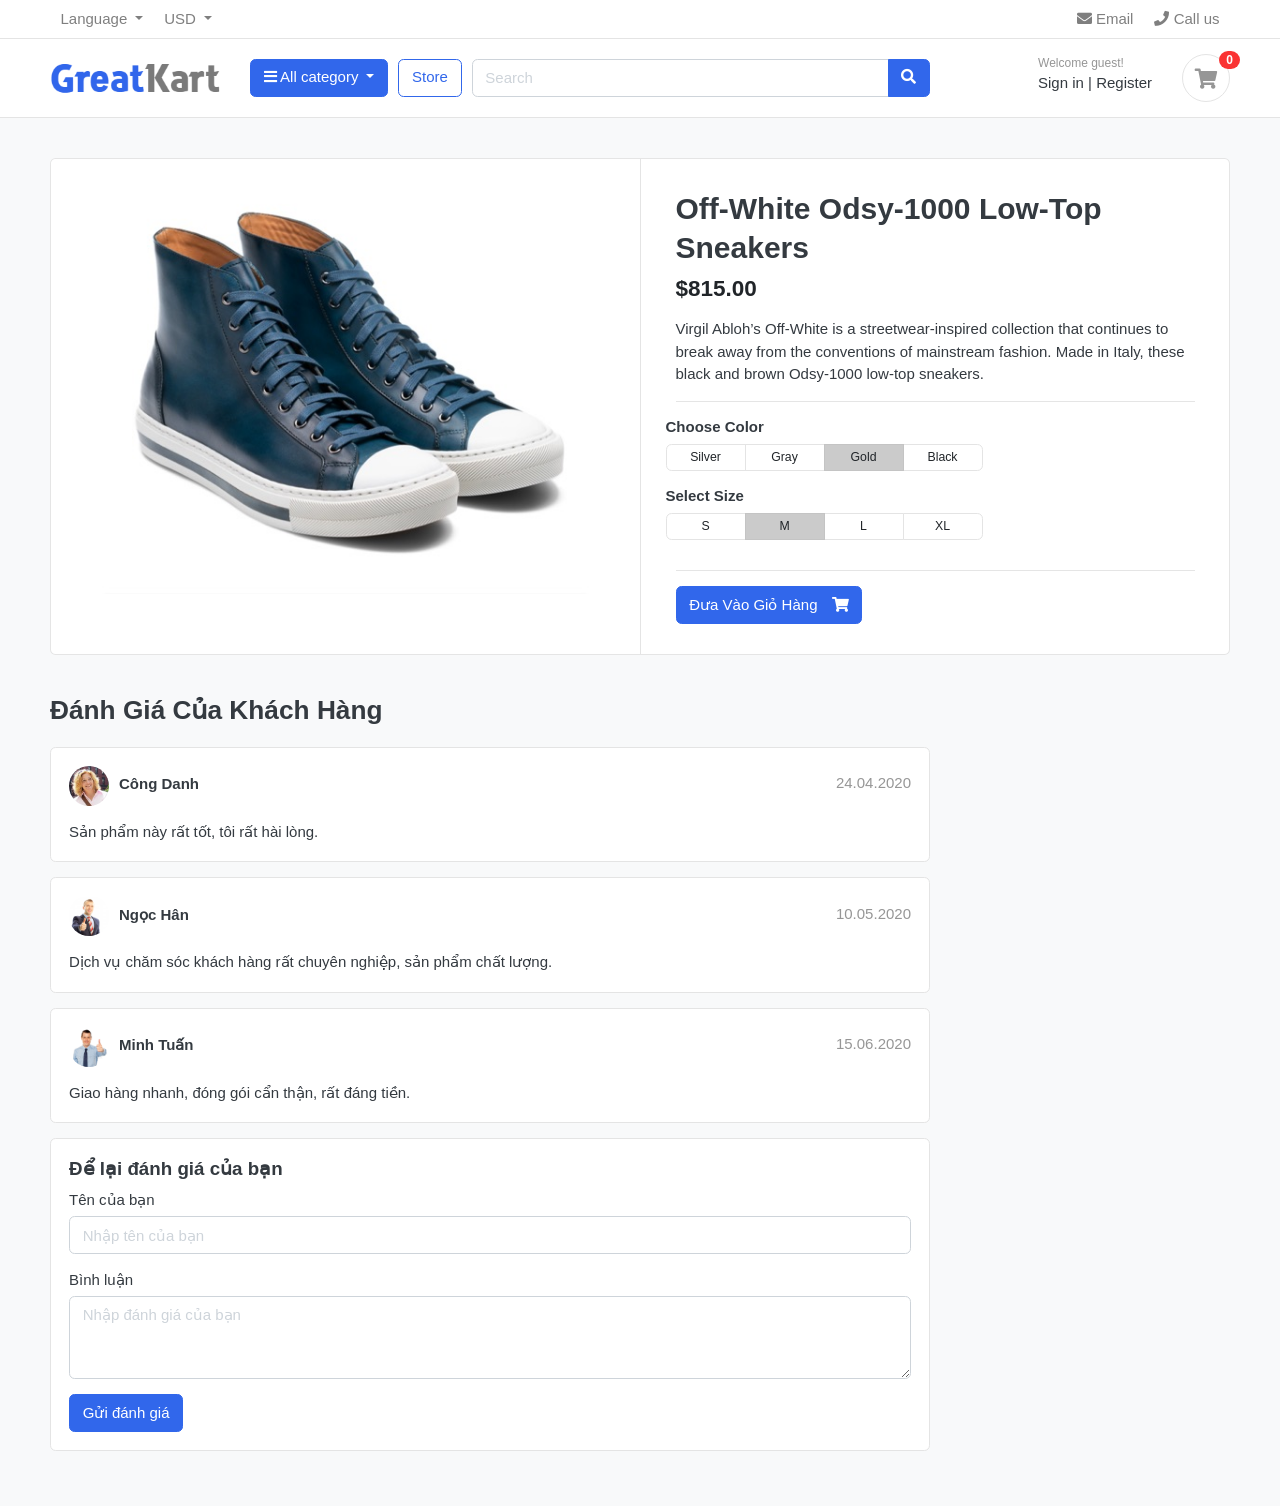
<file: view-danh/product-detail.html>
<!DOCTYPE HTML>
<html lang="en">
<head>
<meta charset="utf-8">
<meta http-equiv="pragma" content="no-cache" />
<meta http-equiv="cache-control" content="max-age=604800" />
<meta name="viewport" content="width=device-width, initial-scale=1, shrink-to-fit=no">

<title>GreatKart | One of the Biggest Online Shopping Platform</title>

<link href="images/favicon.ico" rel="shortcut icon" type="image/x-icon">

<!-- jQuery -->
<script src="js/jquery-2.0.0.min.js" type="text/javascript"></script>

<!-- Bootstrap4 files-->
<script src="js/bootstrap.bundle.min.js" type="text/javascript"></script>
<link href="css/bootstrap.css" rel="stylesheet" type="text/css"/>

<!-- Font awesome 5 -->
<link href="fonts/fontawesome/css/all.min.css" type="text/css" rel="stylesheet">

<!-- custom style -->
<link href="css/ui.css" rel="stylesheet" type="text/css"/>
<link href="css/responsive.css" rel="stylesheet" media="only screen and (max-width: 1200px)" />

<!-- custom javascript -->
<script src="js/script.js" type="text/javascript"></script>

<script type="text/javascript">
/// some script

// jquery ready start
$(document).ready(function() {
	// jQuery code

}); 
// jquery end
</script>

</head>
<body>


<header class="section-header">
<nav class="navbar p-md-0 navbar-expand-sm navbar-light border-bottom">
<div class="container">
  <button class="navbar-toggler" type="button" data-toggle="collapse" data-target="#navbarTop4" aria-controls="navbarNav" aria-expanded="false" aria-label="Toggle navigation">
    <span class="navbar-toggler-icon"></span>
  </button>
  <div class="collapse navbar-collapse" id="navbarTop4">
    <ul class="navbar-nav mr-auto">
    	<li class="nav-item dropdown">
		 	<a href="#" class="nav-link dropdown-toggle" data-toggle="dropdown">   Language </a>
		    <ul class="dropdown-menu small">
				<li><a class="dropdown-item" href="#">English</a></li>
				<li><a class="dropdown-item" href="#">Arabic</a></li>
				<li><a class="dropdown-item" href="#">Russian </a></li>
		    </ul>
		</li>
		<li class="nav-item dropdown">
			<a href="#" class="nav-link dropdown-toggle" data-toggle="dropdown"> USD </a>
			<ul class="dropdown-menu small">
				<li><a class="dropdown-item" href="#">EUR</a></li>
				<li><a class="dropdown-item" href="#">AED</a></li>
				<li><a class="dropdown-item" href="#">RUBL </a></li>
		    </ul>
		</li>
    </ul>
    <ul class="navbar-nav">
		<li><a href="#" class="nav-link"> <i class="fa fa-envelope"></i> Email </a></li>
		<li><a href="#" class="nav-link"> <i class="fa fa-phone"></i> Call us </a></li>
	</ul> <!-- list-inline //  -->
  </div> <!-- navbar-collapse .// -->
</div> <!-- container //  -->
</nav>

<section class="header-main border-bottom">
	<div class="container">
<div class="row align-items-center">
	<div class="col-lg-2 col-md-3 col-6">
		<a href="./" class="brand-wrap">
			<img class="logo" src="./images/logo.png">
		</a> <!-- brand-wrap.// -->
	</div>
	<div class="col-lg col-sm col-md col-6 flex-grow-0">
		<div class="category-wrap dropdown d-inline-block float-right">
			<button type="button" class="btn btn-primary dropdown-toggle" data-toggle="dropdown"> 
				<i class="fa fa-bars"></i> All category 
			</button>
			<div class="dropdown-menu">
				<a class="dropdown-item" href="#">Machinery / Mechanical Parts / Tools </a>
				<a class="dropdown-item" href="#">Consumer Electronics / Home Appliances </a>
				<a class="dropdown-item" href="#">Auto / Transportation</a>
				<a class="dropdown-item" href="#">Apparel / Textiles / Timepieces </a>
				<a class="dropdown-item" href="#">Home & Garden / Construction / Lights </a>
				<a class="dropdown-item" href="#">Beauty & Personal Care / Health </a> 
			</div>
		</div>  <!-- category-wrap.// -->
	</div> <!-- col.// -->
	<a href="./store.html" class="btn btn-outline-primary">Store</a>
	<div class="col-lg  col-md-6 col-sm-12 col">
		<form action="#" class="search">
			<div class="input-group w-100">
			    <input type="text" class="form-control" style="width:60%;" placeholder="Search">
			    
			    <div class="input-group-append">
			      <button class="btn btn-primary" type="submit">
			        <i class="fa fa-search"></i>
			      </button>
			    </div>
		    </div>
		</form> <!-- search-wrap .end// -->
	</div> <!-- col.// -->
	<div class="col-lg-3 col-sm-6 col-8 order-2 order-lg-3">
				<div class="d-flex justify-content-end mb-3 mb-lg-0">
					<div class="widget-header">
						<small class="title text-muted">Welcome guest!</small>
						<div> 
							<a href="./signin.html">Sign in</a> <span class="dark-transp"> | </span>
							<a href="./register.html"> Register</a>
						</div>
					</div>
					<a href="#" class="widget-header pl-3 ml-3">
						<div class="icon icon-sm rounded-circle border"><i class="fa fa-shopping-cart"></i></div>
						<span class="badge badge-pill badge-danger notify">0</span>
					</a>
				</div> <!-- widgets-wrap.// -->
			</div> <!-- col.// -->
</div> <!-- row.// -->
	</div> <!-- container.// -->
</section> <!-- header-main .// -->
</header> <!-- section-header.// -->
<section class="section-content padding-y bg">
<div class="container">

<!-- ============================ COMPONENT 1 ================================= -->
<div class="card">
	<div class="row no-gutters">
		<aside class="col-md-6">
<article class="gallery-wrap"> 
	<div class="img-big-wrap">
	   <a href="#"><img src="./images/items/12.jpg"></a>
	</div> <!-- img-big-wrap.// -->
	
</article> <!-- gallery-wrap .end// -->
		</aside>
		<main class="col-md-6 border-left">
<article class="content-body">

<h2 class="title">Off-White Odsy-1000 Low-Top Sneakers</h2>

<div class="mb-3"> 
	<var class="price h4">$815.00</var> 
</div> 

<p>Virgil Abloh’s Off-White is a streetwear-inspired collection that continues to break away from the conventions of mainstream fashion. Made in Italy, these black and brown Odsy-1000 low-top sneakers.</p>


<hr>
	<div class="row">
		<div class="item-option-select">
			<h6>Choose Color</h6>
			<div class="btn-group btn-group-sm btn-group-toggle" data-toggle="buttons">
			  <label class="btn btn-light">
			    <input type="radio" name="radio_color"> Silver
			  </label>
			  <label class="btn btn-light">
			    <input type="radio" name="radio_color" > Gray
			  </label>
			  <label class="btn btn-light active">
			    <input type="radio" name="radio_color checked"> Gold
			  </label>
			  <label class="btn btn-light">
			    <input type="radio" name="radio_color"> Black
			  </label>
			</div> 
		</div>
	</div> <!-- row.// -->
	<div class="row">
		<div class="item-option-select">
			<h6>Select Size</h6>
			<div class="btn-group btn-group-sm btn-group-toggle" data-toggle="buttons">
			  <label class="btn btn-light">
			    <input type="radio" name="radio_color"> S
			  </label>
			  <label class="btn btn-light active">
			    <input type="radio" name="radio_color" checked> M
			  </label>
			  <label class="btn btn-light">
			    <input type="radio" name="radio_color"> L
			  </label>
			  <label class="btn btn-light">
			    <input type="radio" name="radio_color"> XL
			  </label>
			</div> 
		</div>
	</div> <!-- row.// -->
	<hr>
	<a href="./product-detail.html" class="btn  btn-primary"> <span class="text">Đưa Vào Giỏ Hàng</span> <i class="fas fa-shopping-cart"></i>  </a>
</article> <!-- product-info-aside .// -->
		</main> <!-- col.// -->
	</div> <!-- row.// -->
</div> <!-- card.// -->
<!-- ============================ COMPONENT 1 END .// ================================= -->

<br>
<div class="row">
    <div class="col-md-9">
        <header class="section-heading">
            <h3>Đánh Giá Của Khách Hàng</h3>
        </header>

        <!-- Bình luận 1 -->
        <article class="box mb-3">
            <div class="icontext w-100">
                <img src="./images/avatars/avatar1.jpg" class="img-xs icon rounded-circle">
                <div class="text">
                    <span class="date text-muted float-md-right">24.04.2020</span>
                    <h6 class="mb-1">Công Danh</h6>
                </div>
            </div>
            <div class="mt-3">
                <p>Sản phẩm này rất tốt, tôi rất hài lòng.</p>
            </div>
        </article>

        <!-- Bình luận 2 -->
        <article class="box mb-3">
            <div class="icontext w-100">
                <img src="./images/avatars/avatar2.jpg" class="img-xs icon rounded-circle">
                <div class="text">
                    <span class="date text-muted float-md-right">10.05.2020</span>
                    <h6 class="mb-1">Ngọc Hân</h6>
                </div>
            </div>
            <div class="mt-3">
                <p>Dịch vụ chăm sóc khách hàng rất chuyên nghiệp, sản phẩm chất lượng.</p>
            </div>
        </article>

        <!-- Bình luận 3 -->
        <article class="box mb-3">
            <div class="icontext w-100">
                <img src="./images/avatars/avatar3.jpg" class="img-xs icon rounded-circle">
                <div class="text">
                    <span class="date text-muted float-md-right">15.06.2020</span>
                    <h6 class="mb-1">Minh Tuấn</h6>
                </div>
            </div>
            <div class="mt-3">
                <p>Giao hàng nhanh, đóng gói cẩn thận, rất đáng tiền.</p>
            </div>
        </article>

        <!-- Form nhập bình luận mới -->
        <div class="box mb-3">
            <h5>Để lại đánh giá của bạn</h5>
            <form>
                <div class="mb-3">
                    <label class="form-label">Tên của bạn</label>
                    <input type="text" class="form-control" placeholder="Nhập tên của bạn">
                </div>
                <div class="mb-3">
                    <label class="form-label">Bình luận</label>
                    <textarea class="form-control" rows="3" placeholder="Nhập đánh giá của bạn"></textarea>
                </div>
                <button type="submit" class="btn btn-primary">Gửi đánh giá</button>
            </form>
        </div>
    </div> <!-- col.// -->
</div> <!-- row.// -->

<!-- Thêm Bootstrap nếu chưa có -->


</div> <!-- container .//  -->
</section>
<!-- ========================= SECTION CONTENT END// ========================= -->

</body>
</html>
</file>
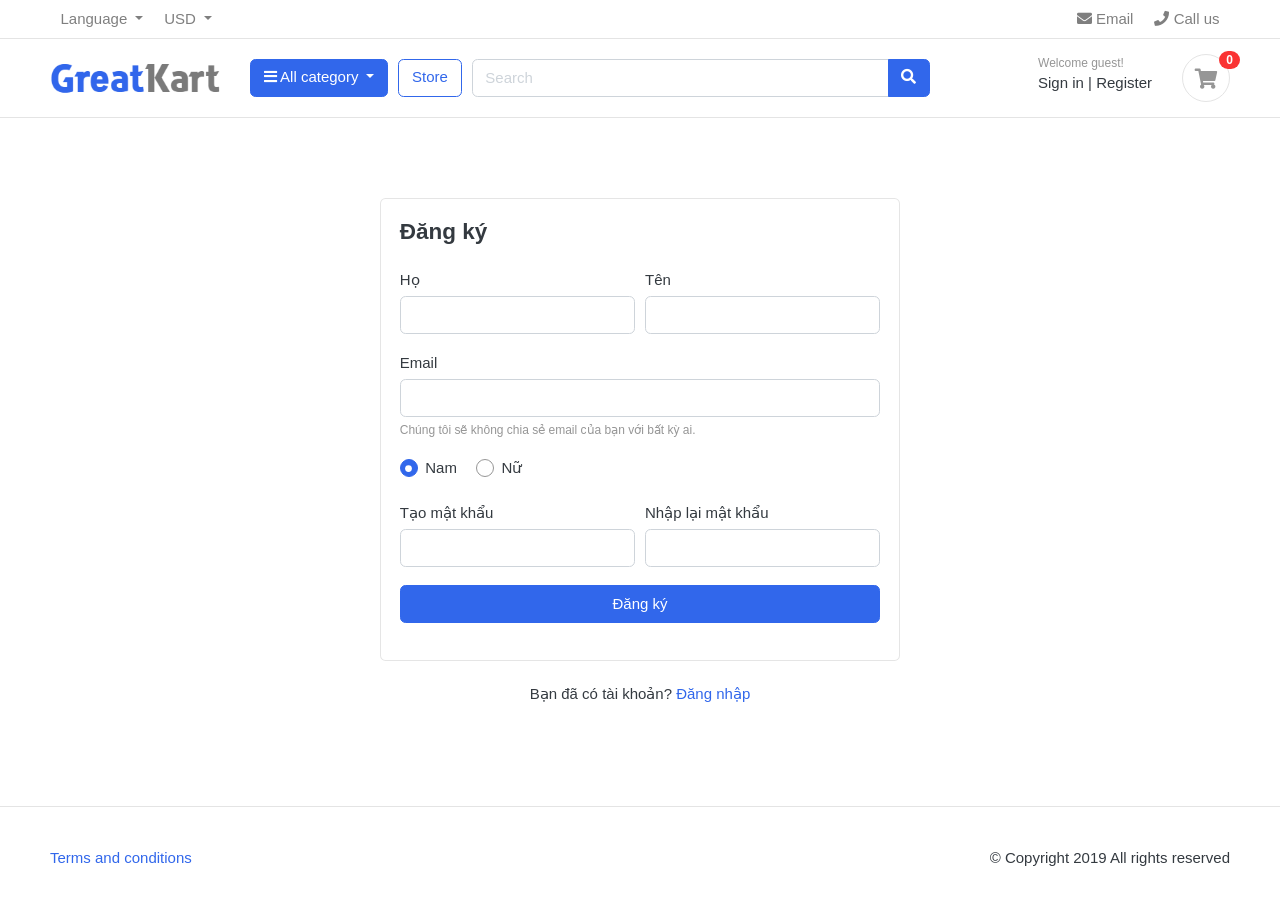
<file: view-danh/register.html>
<!DOCTYPE HTML>
<html lang="en">
<head>
<meta charset="utf-8">
<meta http-equiv="pragma" content="no-cache" />
<meta http-equiv="cache-control" content="max-age=604800" />
<meta name="viewport" content="width=device-width, initial-scale=1, shrink-to-fit=no">

<title>GreatKart | One of the Biggest Online Shopping Platform</title>

<link href="images/favicon.ico" rel="shortcut icon" type="image/x-icon">

<!-- jQuery -->
<script src="js/jquery-2.0.0.min.js" type="text/javascript"></script>

<!-- Bootstrap4 files-->
<script src="js/bootstrap.bundle.min.js" type="text/javascript"></script>
<link href="css/bootstrap.css" rel="stylesheet" type="text/css"/>

<!-- Font awesome 5 -->
<link href="fonts/fontawesome/css/all.min.css" type="text/css" rel="stylesheet">

<!-- custom style -->
<link href="css/ui.css" rel="stylesheet" type="text/css"/>
<link href="css/responsive.css" rel="stylesheet" media="only screen and (max-width: 1200px)" />

<!-- custom javascript -->
<script src="js/script.js" type="text/javascript"></script>

<script type="text/javascript">
/// some script

// jquery ready start
$(document).ready(function() {
	// jQuery code
});
// jquery end
</script>
</head>
<body>
<header class="section-header">
<nav class="navbar p-md-0 navbar-expand-sm navbar-light border-bottom">
<div class="container">
  <button class="navbar-toggler" type="button" data-toggle="collapse" data-target="#navbarTop4" aria-controls="navbarNav" aria-expanded="false" aria-label="Toggle navigation">
    <span class="navbar-toggler-icon"></span>
  </button>
  <div class="collapse navbar-collapse" id="navbarTop4">
    <ul class="navbar-nav mr-auto">
    	<li class="nav-item dropdown">
		 	<a href="#" class="nav-link dropdown-toggle" data-toggle="dropdown">   Language </a>
		    <ul class="dropdown-menu small">
				<li><a class="dropdown-item" href="#">English</a></li>
				<li><a class="dropdown-item" href="#">Arabic</a></li>
				<li><a class="dropdown-item" href="#">Russian </a></li>
		    </ul>
		</li>
		<li class="nav-item dropdown">
			<a href="#" class="nav-link dropdown-toggle" data-toggle="dropdown"> USD </a>
			<ul class="dropdown-menu small">
				<li><a class="dropdown-item" href="#">EUR</a></li>
				<li><a class="dropdown-item" href="#">AED</a></li>
				<li><a class="dropdown-item" href="#">RUBL </a></li>
		    </ul>
		</li>
    </ul>
    <ul class="navbar-nav">
		<li><a href="#" class="nav-link"> <i class="fa fa-envelope"></i> Email </a></li>
		<li><a href="#" class="nav-link"> <i class="fa fa-phone"></i> Call us </a></li>
	</ul> <!-- list-inline //  -->
  </div> <!-- navbar-collapse .// -->
</div> <!-- container //  -->
</nav>
<section class="header-main border-bottom">
	<div class="container">
<div class="row align-items-center">
	<div class="col-lg-2 col-md-3 col-6">
		<a href="./" class="brand-wrap">
			<img class="logo" src="./images/logo.png">
		</a> <!-- brand-wrap.// -->
	</div>
	<div class="col-lg col-sm col-md col-6 flex-grow-0">
		<div class="category-wrap dropdown d-inline-block float-right">
			<button type="button" class="btn btn-primary dropdown-toggle" data-toggle="dropdown"> 
				<i class="fa fa-bars"></i> All category 
			</button>
			<div class="dropdown-menu">
				<a class="dropdown-item" href="#">Machinery / Mechanical Parts / Tools </a>
				<a class="dropdown-item" href="#">Consumer Electronics / Home Appliances </a>
				<a class="dropdown-item" href="#">Auto / Transportation</a>
				<a class="dropdown-item" href="#">Apparel / Textiles / Timepieces </a>
				<a class="dropdown-item" href="#">Home & Garden / Construction / Lights </a>
				<a class="dropdown-item" href="#">Beauty & Personal Care / Health </a> 
			</div>
		</div>  <!-- category-wrap.// -->
	</div> <!-- col.// -->
	<a href="./store.html" class="btn btn-outline-primary">Store</a>
	<div class="col-lg  col-md-6 col-sm-12 col">
		<form action="#" class="search">
			<div class="input-group w-100">
			    <input type="text" class="form-control" style="width:60%;" placeholder="Search">
			    
			    <div class="input-group-append">
			      <button class="btn btn-primary" type="submit">
			        <i class="fa fa-search"></i>
			      </button>
			    </div>
		    </div>
		</form> <!-- search-wrap .end// -->
	</div> <!-- col.// -->
	<div class="col-lg-3 col-sm-6 col-8 order-2 order-lg-3">
				<div class="d-flex justify-content-end mb-3 mb-lg-0">
					<div class="widget-header">
						<small class="title text-muted">Welcome guest!</small>
						<div> 
							<a href="./signin.html">Sign in</a> <span class="dark-transp"> | </span>
							<a href="./register.html"> Register</a>
						</div>
					</div>
					<a href="./cart.html" class="widget-header pl-3 ml-3">
						<div class="icon icon-sm rounded-circle border"><i class="fa fa-shopping-cart"></i></div>
						<span class="badge badge-pill badge-danger notify">0</span>
					</a>
				</div> <!-- widgets-wrap.// -->
			</div> <!-- col.// -->
</div> <!-- row.// -->
	</div> <!-- container.// -->
</section> <!-- header-main .// -->
</header> <!-- section-header.// -->
<!-- ========================= SECTION CONTENT ========================= -->
<section class="section-content padding-y">
<!-- ============================ COMPONENT REGISTER   ================================= -->
	<!-- ============================ COMPONENT ĐĂNG KÝ ================================= -->
<div class="card mx-auto" style="max-width:520px; margin-top:40px;">
    <article class="card-body">
        <header class="mb-4"><h4 class="card-title">Đăng ký</h4></header>
        <form>
            <div class="form-row">
                <div class="col form-group">
                    <label>Họ</label>
                    <input type="text" class="form-control" placeholder="">
                </div> <!-- form-group end.// -->
                <div class="col form-group">
                    <label>Tên</label>
                    <input type="text" class="form-control" placeholder="">
                </div> <!-- form-group end.// -->
            </div> <!-- form-row end.// -->
            <div class="form-group">
                <label>Email</label>
                <input type="email" class="form-control" placeholder="">
                <small class="form-text text-muted">Chúng tôi sẽ không chia sẻ email của bạn với bất kỳ ai.</small>
            </div> <!-- form-group end.// -->
            <div class="form-group">
                <label class="custom-control custom-radio custom-control-inline">
                    <input class="custom-control-input" checked="" type="radio" name="gender" value="male">
                    <span class="custom-control-label"> Nam </span>
                </label>
                <label class="custom-control custom-radio custom-control-inline">
                    <input class="custom-control-input" type="radio" name="gender" value="female">
                    <span class="custom-control-label"> Nữ </span>
                </label>
            </div> <!-- form-group end.// -->
            
            <div class="form-row">
                <div class="form-group col-md-6">
                    <label>Tạo mật khẩu</label>
                    <input class="form-control" type="password">
                </div> <!-- form-group end.// --> 
                <div class="form-group col-md-6">
                    <label>Nhập lại mật khẩu</label>
                    <input class="form-control" type="password">
                </div> <!-- form-group end.// -->  
            </div>
            <div class="form-group">
                <button type="submit" class="btn btn-primary btn-block"> Đăng ký </button>
            </div> <!-- form-group// -->      
        </form>
    </article><!-- card-body.// -->
</div> <!-- card .// -->
<p class="text-center mt-4">Bạn đã có tài khoản? <a href="">Đăng nhập</a></p>
<br><br>

<!-- ============================ COMPONENT REGISTER  END.// ================================= -->
</section>
<!-- ========================= SECTION CONTENT END// ========================= -->
<!-- ========================= FOOTER ========================= -->
<footer class="section-footer border-top padding-y">
	<div class="container">
		<p class="float-md-right"> 
			&copy Copyright 2019 All rights reserved
		</p>
		<p>
			<a href="#">Terms and conditions</a>
		</p>
	</div><!-- //container -->
</footer>
<!-- ========================= FOOTER END // ========================= -->
</body>
</html>
</file>
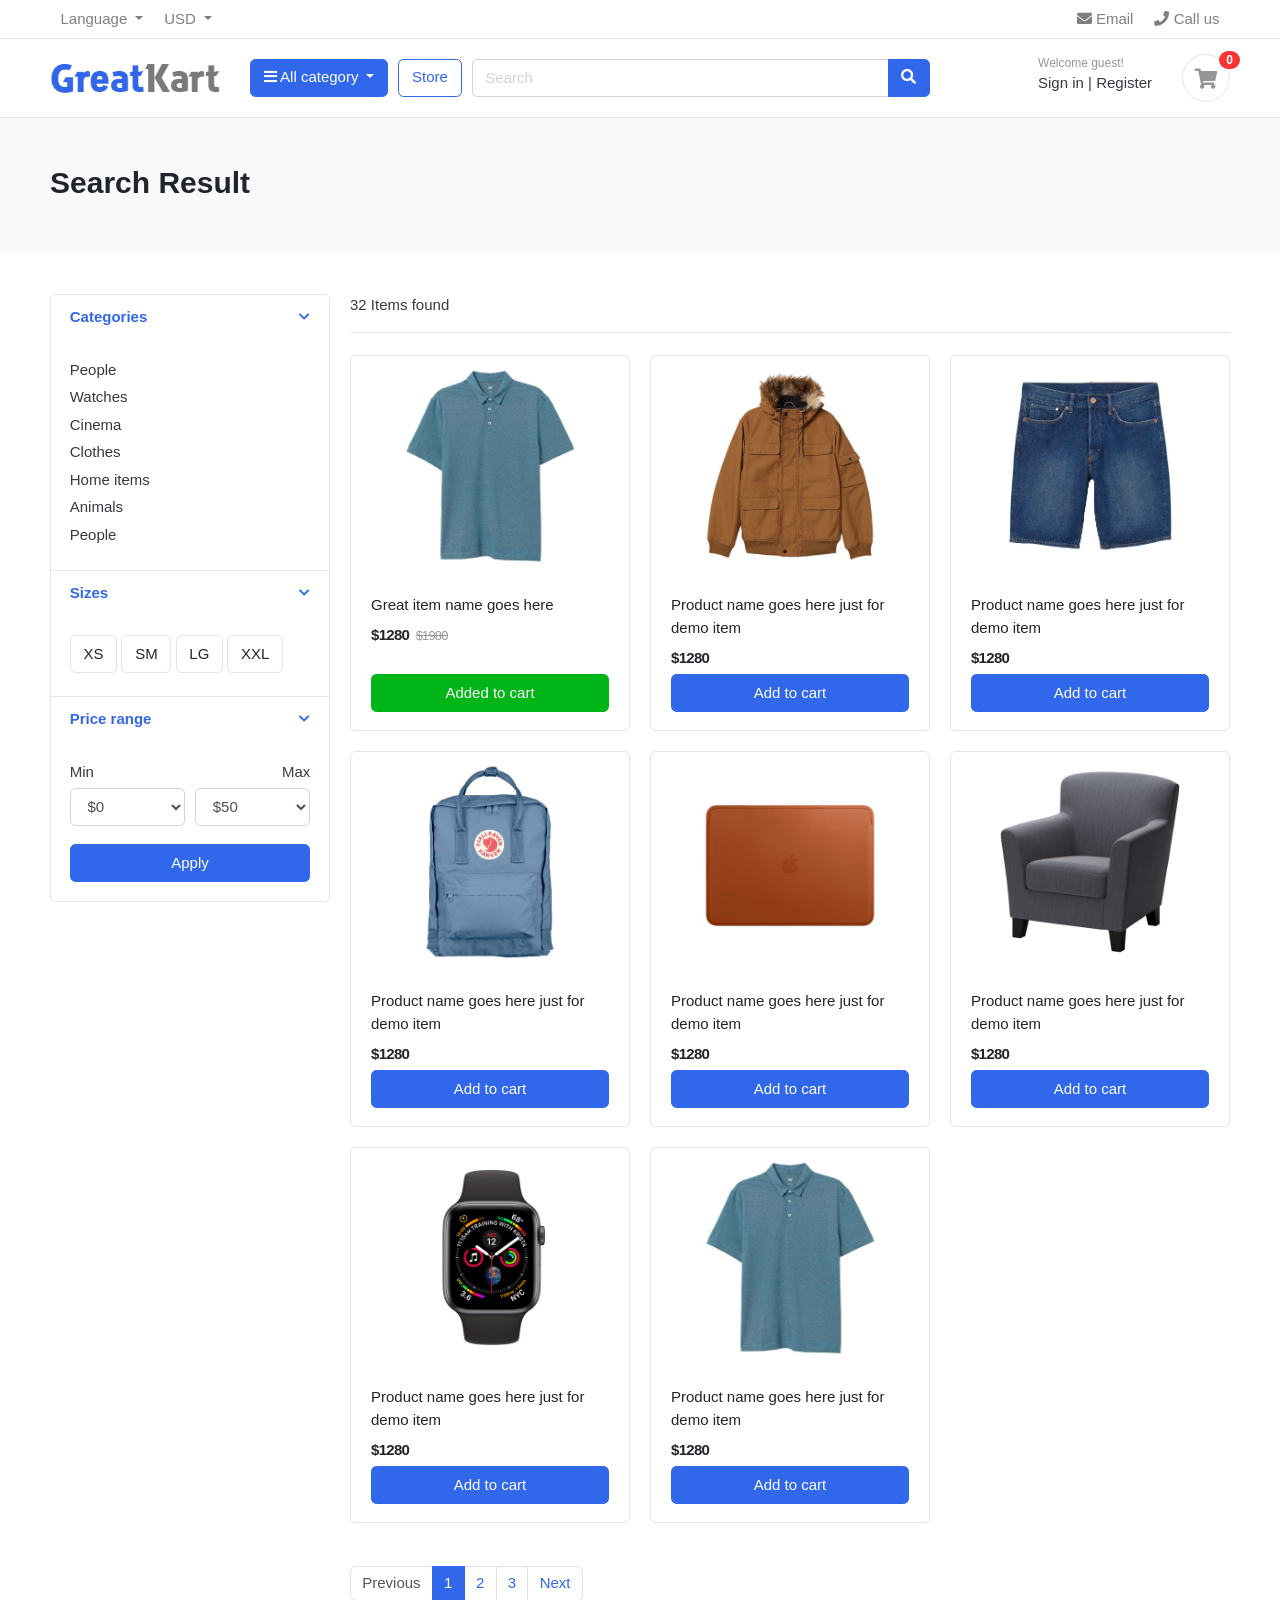
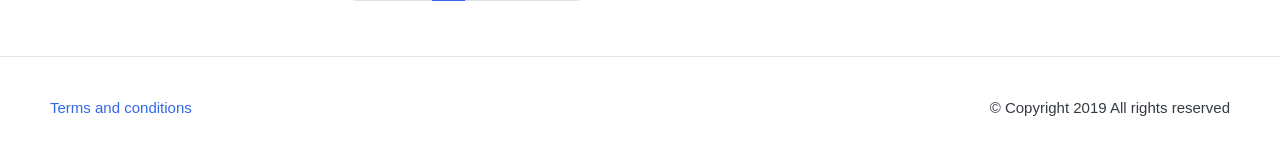
<file: view-danh/search-result.html>
<!DOCTYPE HTML>
<html lang="en">
<head>
<meta charset="utf-8">
<meta http-equiv="pragma" content="no-cache" />
<meta http-equiv="cache-control" content="max-age=604800" />
<meta name="viewport" content="width=device-width, initial-scale=1, shrink-to-fit=no">

<title>GreatKart | One of the Biggest Online Shopping Platform</title>

<link href="images/favicon.ico" rel="shortcut icon" type="image/x-icon">

<!-- jQuery -->
<script src="js/jquery-2.0.0.min.js" type="text/javascript"></script>

<!-- Bootstrap4 files-->
<script src="js/bootstrap.bundle.min.js" type="text/javascript"></script>
<link href="css/bootstrap.css" rel="stylesheet" type="text/css"/>

<!-- Font awesome 5 -->
<link href="fonts/fontawesome/css/all.min.css" type="text/css" rel="stylesheet">

<!-- custom style -->
<link href="css/ui.css" rel="stylesheet" type="text/css"/>
<link href="css/responsive.css" rel="stylesheet" media="only screen and (max-width: 1200px)" />

<!-- custom javascript -->
<script src="js/script.js" type="text/javascript"></script>

<script type="text/javascript">
/// some script

// jquery ready start
$(document).ready(function() {
	// jQuery code

}); 
// jquery end
</script>

</head>
<body>


<header class="section-header">
<nav class="navbar p-md-0 navbar-expand-sm navbar-light border-bottom">
<div class="container">
  <button class="navbar-toggler" type="button" data-toggle="collapse" data-target="#navbarTop4" aria-controls="navbarNav" aria-expanded="false" aria-label="Toggle navigation">
    <span class="navbar-toggler-icon"></span>
  </button>
  <div class="collapse navbar-collapse" id="navbarTop4">
    <ul class="navbar-nav mr-auto">
    	<li class="nav-item dropdown">
		 	<a href="#" class="nav-link dropdown-toggle" data-toggle="dropdown">   Language </a>
		    <ul class="dropdown-menu small">
				<li><a class="dropdown-item" href="#">English</a></li>
				<li><a class="dropdown-item" href="#">Arabic</a></li>
				<li><a class="dropdown-item" href="#">Russian </a></li>
		    </ul>
		</li>
		<li class="nav-item dropdown">
			<a href="#" class="nav-link dropdown-toggle" data-toggle="dropdown"> USD </a>
			<ul class="dropdown-menu small">
				<li><a class="dropdown-item" href="#">EUR</a></li>
				<li><a class="dropdown-item" href="#">AED</a></li>
				<li><a class="dropdown-item" href="#">RUBL </a></li>
		    </ul>
		</li>
    </ul>
    <ul class="navbar-nav">
		<li><a href="#" class="nav-link"> <i class="fa fa-envelope"></i> Email </a></li>
		<li><a href="#" class="nav-link"> <i class="fa fa-phone"></i> Call us </a></li>
	</ul> <!-- list-inline //  -->
  </div> <!-- navbar-collapse .// -->
</div> <!-- container //  -->
</nav>

<section class="header-main border-bottom">
	<div class="container">
<div class="row align-items-center">
	<div class="col-lg-2 col-md-3 col-6">
		<a href="./" class="brand-wrap">
			<img class="logo" src="./images/logo.png">
		</a> <!-- brand-wrap.// -->
	</div>
	<div class="col-lg col-sm col-md col-6 flex-grow-0">
		<div class="category-wrap dropdown d-inline-block float-right">
			<button type="button" class="btn btn-primary dropdown-toggle" data-toggle="dropdown"> 
				<i class="fa fa-bars"></i> All category 
			</button>
			<div class="dropdown-menu">
				<a class="dropdown-item" href="#">Machinery / Mechanical Parts / Tools </a>
				<a class="dropdown-item" href="#">Consumer Electronics / Home Appliances </a>
				<a class="dropdown-item" href="#">Auto / Transportation</a>
				<a class="dropdown-item" href="#">Apparel / Textiles / Timepieces </a>
				<a class="dropdown-item" href="#">Home & Garden / Construction / Lights </a>
				<a class="dropdown-item" href="#">Beauty & Personal Care / Health </a> 
			</div>
		</div>  <!-- category-wrap.// -->
	</div> <!-- col.// -->
	<a href="./store.html" class="btn btn-outline-primary">Store</a>
	<div class="col-lg  col-md-6 col-sm-12 col">
		<form action="#" class="search">
			<div class="input-group w-100">
			    <input type="text" class="form-control" style="width:60%;" placeholder="Search">
			    
			    <div class="input-group-append">
			      <button class="btn btn-primary" type="submit">
			        <i class="fa fa-search"></i>
			      </button>
			    </div>
		    </div>
		</form> <!-- search-wrap .end// -->
	</div> <!-- col.// -->
	<div class="col-lg-3 col-sm-6 col-8 order-2 order-lg-3">
				<div class="d-flex justify-content-end mb-3 mb-lg-0">
					<div class="widget-header">
						<small class="title text-muted">Welcome guest!</small>
						<div> 
							<a href="./signin.html">Sign in</a> <span class="dark-transp"> | </span>
							<a href="./register.html"> Register</a>
						</div>
					</div>
					<a href="./cart.html" class="widget-header pl-3 ml-3">
						<div class="icon icon-sm rounded-circle border"><i class="fa fa-shopping-cart"></i></div>
						<span class="badge badge-pill badge-danger notify">0</span>
					</a>
				</div> <!-- widgets-wrap.// -->
			</div> <!-- col.// -->
</div> <!-- row.// -->
	</div> <!-- container.// -->
</section> <!-- header-main .// -->



</header> <!-- section-header.// -->



<!-- ========================= SECTION PAGETOP ========================= -->
<section class="section-pagetop bg">
<div class="container">
	<h2 class="title-page">Search Result</h2>
</div> <!-- container //  -->
</section>
<!-- ========================= SECTION INTRO END// ========================= -->

<!-- ========================= SECTION CONTENT ========================= -->
<section class="section-content padding-y">
<div class="container">

<div class="row">
	<aside class="col-md-3">
		
<div class="card">
	<article class="filter-group">
		<header class="card-header">
			<a href="#" data-toggle="collapse" data-target="#collapse_1" aria-expanded="true" class="">
				<i class="icon-control fa fa-chevron-down"></i>
				<h6 class="title">Categories</h6>
			</a>
		</header>
		<div class="filter-content collapse show" id="collapse_1" style="">
			<div class="card-body">
				
				<ul class="list-menu">
				<li><a href="#">People  </a></li>
				<li><a href="#">Watches </a></li>
				<li><a href="#">Cinema  </a></li>
				<li><a href="#">Clothes  </a></li>
				<li><a href="#">Home items </a></li>
				<li><a href="#">Animals</a></li>
				<li><a href="#">People </a></li>
				</ul>

			</div> <!-- card-body.// -->
		</div>
	</article> <!-- filter-group  .// -->
	<article class="filter-group">
		<header class="card-header">
			<a href="#" data-toggle="collapse" data-target="#collapse_4" aria-expanded="true" class="">
				<i class="icon-control fa fa-chevron-down"></i>
				<h6 class="title">Sizes </h6>
			</a>
		</header>
		<div class="filter-content collapse show" id="collapse_4" style="">
			<div class="card-body">
			  <label class="checkbox-btn">
			    <input type="checkbox">
			    <span class="btn btn-light"> XS </span>
			  </label>

			  <label class="checkbox-btn">
			    <input type="checkbox">
			    <span class="btn btn-light"> SM </span>
			  </label>

			  <label class="checkbox-btn">
			    <input type="checkbox">
			    <span class="btn btn-light"> LG </span>
			  </label>

			  <label class="checkbox-btn">
			    <input type="checkbox">
			    <span class="btn btn-light"> XXL </span>
			  </label>
		</div><!-- card-body.// -->
		</div>
	</article> <!-- filter-group .// -->
	
	<article class="filter-group">
		<header class="card-header">
			<a href="#" data-toggle="collapse" data-target="#collapse_3" aria-expanded="true" class="">
				<i class="icon-control fa fa-chevron-down"></i>
				<h6 class="title">Price range </h6>
			</a>
		</header>
		<div class="filter-content collapse show" id="collapse_3" style="">
			<div class="card-body">
				
				<div class="form-row">
				<div class="form-group col-md-6">
				  <label>Min</label>
				  <!-- <input class="form-control" placeholder="$0" type="number"> -->
				  	<select class="mr-2 form-control">
						<option value="0">$0</option>
						<option value="50">$50</option>
						<option value="100">$100</option>
						<option value="150">$150</option>
						<option value="200">$200</option>
						<option value="500">$500</option>
						<option value="1000">$1000</option>
					</select>
				</div>
				<div class="form-group text-right col-md-6">
				  <label>Max</label>
				  	<select class="mr-2 form-control">
						<option value="50">$50</option>
						<option value="100">$100</option>
						<option value="150">$150</option>
						<option value="200">$200</option>
						<option value="500">$500</option>
						<option value="1000">$1000</option>
						<option value="2000">$2000+</option>
					</select>
				</div>
				</div> <!-- form-row.// -->
				<button class="btn btn-block btn-primary">Apply</button>
			</div><!-- card-body.// -->
		</div>
	</article> <!-- filter-group .// -->
	
</div> <!-- card.// -->

	</aside> <!-- col.// -->
	<main class="col-md-9">

<header class="border-bottom mb-4 pb-3">
		<div class="form-inline">
			<span class="mr-md-auto">32 Items found </span>
			
		</div>
</header><!-- sect-heading -->

<div class="row">
	<div class="col-md-4">
		<figure class="card card-product-grid">
			<div class="img-wrap"> 
				
				<img src="images/items/1.jpg">
				
			</div> <!-- img-wrap.// -->
			<figcaption class="info-wrap">
				<div class="fix-height">
					<a href="./product-detail.html" class="title">Great item name goes here</a>
					<div class="price-wrap mt-2">
						<span class="price">$1280</span>
						<del class="price-old">$1980</del>
					</div> <!-- price-wrap.// -->
				</div>
				<a href="#" class="btn btn-block btn-success">Added to cart </a>
			</figcaption>
		</figure>
	</div> <!-- col.// -->

	<div class="col-md-4">
		<figure class="card card-product-grid">
			<div class="img-wrap"> 
				<img src="images/items/2.jpg">
				
			</div> <!-- img-wrap.// -->
			<figcaption class="info-wrap">
				<div class="fix-height">
					<a href="./product-detail.html" class="title">Product name goes here just for demo item</a>
					<div class="price-wrap mt-2">
						<span class="price">$1280</span>
					</div> <!-- price-wrap.// -->
				</div>
				<a href="#" class="btn btn-block btn-primary">Add to cart </a>	
			</figcaption>
		</figure>
	</div> <!-- col.// -->

	<div class="col-md-4">
		<figure class="card card-product-grid">
			<div class="img-wrap"> 
				<img src="images/items/3.jpg">
				
			</div> <!-- img-wrap.// -->
			<figcaption class="info-wrap">
				<div class="fix-height">
					<a href="./product-detail.html" class="title">Product name goes here just for demo item</a>
					<div class="price-wrap mt-2">
						<span class="price">$1280</span>
					</div> <!-- price-wrap.// -->
				</div>
				<a href="#" class="btn btn-block btn-primary">Add to cart </a>	
			</figcaption>
		</figure>
	</div> <!-- col.// -->

	<div class="col-md-4">
		<figure class="card card-product-grid">
			<div class="img-wrap"> 
				<img src="images/items/4.jpg">
				
			</div> <!-- img-wrap.// -->
			<figcaption class="info-wrap">
				<div class="fix-height">
					<a href="./product-detail.html" class="title">Product name goes here just for demo item</a>
					<div class="price-wrap mt-2">
						<span class="price">$1280</span>
					</div> <!-- price-wrap.// -->
				</div>
				<a href="#" class="btn btn-block btn-primary">Add to cart </a>	
			</figcaption>
		</figure>
	</div> <!-- col.// -->

	<div class="col-md-4">
		<figure class="card card-product-grid">
			<div class="img-wrap"> 
				<img src="images/items/5.jpg">
				
			</div> <!-- img-wrap.// -->
			<figcaption class="info-wrap">
				<div class="fix-height">
					<a href="./product-detail.html" class="title">Product name goes here just for demo item</a>
					<div class="price-wrap mt-2">
						<span class="price">$1280</span>
					</div> <!-- price-wrap.// -->
				</div>
				<a href="#" class="btn btn-block btn-primary">Add to cart </a>	
			</figcaption>
		</figure>
	</div> <!-- col.// -->

	<div class="col-md-4">
		<figure class="card card-product-grid">
			<div class="img-wrap"> 
				<img src="images/items/6.jpg">
				
			</div> <!-- img-wrap.// -->
			<figcaption class="info-wrap">
				<div class="fix-height">
					<a href="./product-detail.html" class="title">Product name goes here just for demo item</a>
					<div class="price-wrap mt-2">
						<span class="price">$1280</span>
					</div> <!-- price-wrap.// -->
				</div>
				<a href="#" class="btn btn-block btn-primary">Add to cart </a>	
			</figcaption>
		</figure>
	</div> <!-- col.// -->

	<div class="col-md-4">
		<figure class="card card-product-grid">
			<div class="img-wrap"> 
				<img src="images/items/7.jpg">
				
			</div> <!-- img-wrap.// -->
			<figcaption class="info-wrap">
				<div class="fix-height">
					<a href="./product-detail.html" class="title">Product name goes here just for demo item</a>
					<div class="price-wrap mt-2">
						<span class="price">$1280</span>
					</div> <!-- price-wrap.// -->
				</div>
				<a href="#" class="btn btn-block btn-primary">Add to cart </a>	
			</figcaption>
		</figure>
	</div> <!-- col.// -->

	<div class="col-md-4">
		<figure class="card card-product-grid">
			<div class="img-wrap"> 
				<img src="images/items/1.jpg">
				
			</div> <!-- img-wrap.// -->
			<figcaption class="info-wrap">
				<div class="fix-height">
					<a href="./product-detail.html" class="title">Product name goes here just for demo item</a>
					<div class="price-wrap mt-2">
						<span class="price">$1280</span>
					</div> <!-- price-wrap.// -->
				</div>
				<a href="#" class="btn btn-block btn-primary">Add to cart </a>	
			</figcaption>
		</figure>
	</div> <!-- col.// -->
</div> <!-- row end.// -->


<nav class="mt-4" aria-label="Page navigation sample">
  <ul class="pagination">
    <li class="page-item disabled"><a class="page-link" href="#">Previous</a></li>
    <li class="page-item active"><a class="page-link" href="#">1</a></li>
    <li class="page-item"><a class="page-link" href="#">2</a></li>
    <li class="page-item"><a class="page-link" href="#">3</a></li>
    <li class="page-item"><a class="page-link" href="#">Next</a></li>
  </ul>
</nav>

	</main> <!-- col.// -->

</div>

</div> <!-- container .//  -->
</section>
<!-- ========================= SECTION CONTENT END// ========================= -->

<!-- ========================= FOOTER ========================= -->
<footer class="section-footer border-top padding-y">
	<div class="container">
		<p class="float-md-right"> 
			&copy Copyright 2019 All rights reserved
		</p>
		<p>
			<a href="#">Terms and conditions</a>
		</p>
	</div><!-- //container -->
</footer>
<!-- ========================= FOOTER END // ========================= -->



</body>
</html>
</file>
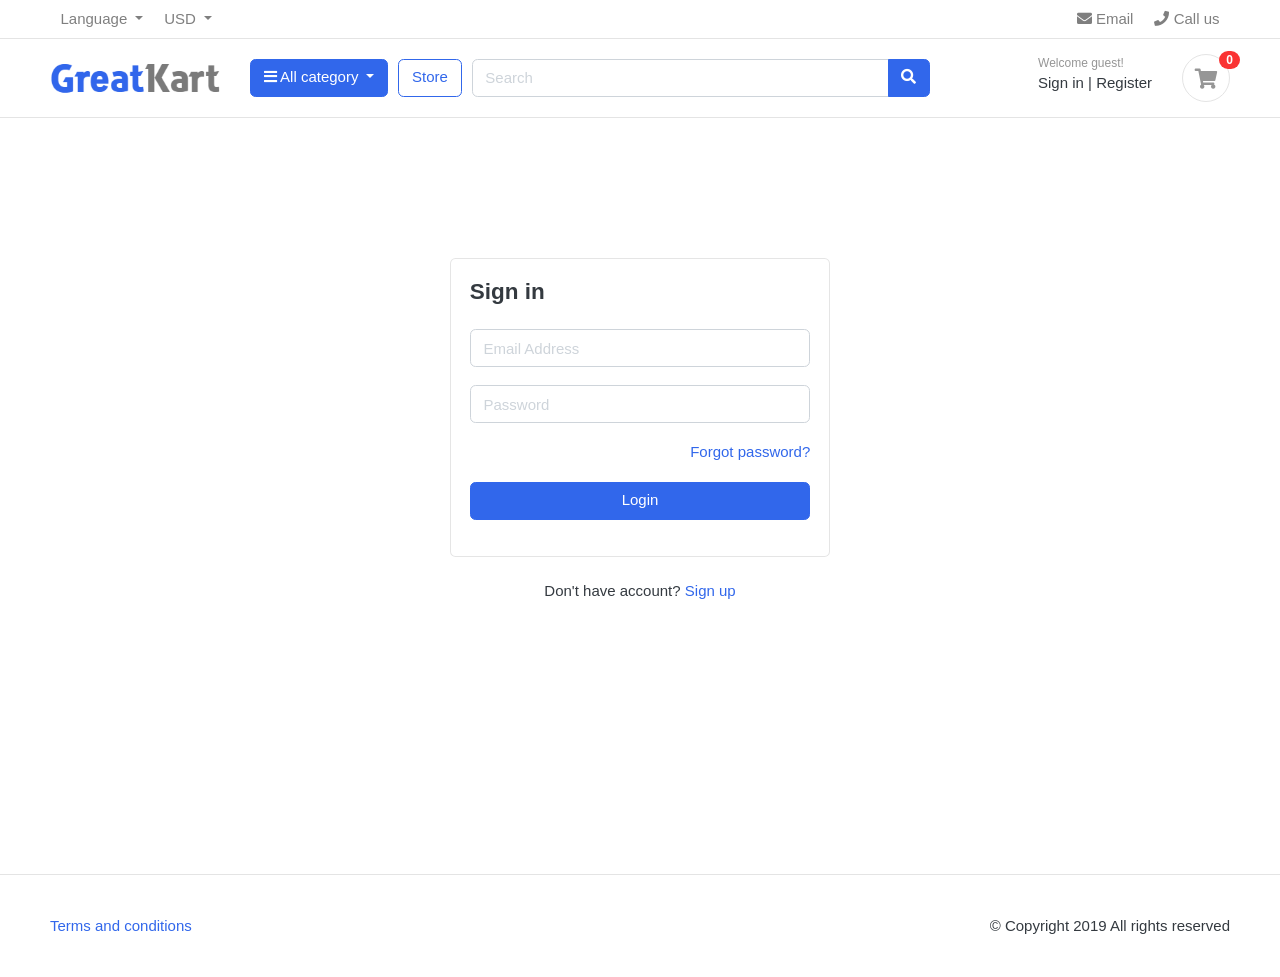
<file: view-danh/signin.html>
<!DOCTYPE HTML>
<html lang="en">
<head>
<meta charset="utf-8">
<meta http-equiv="pragma" content="no-cache" />
<meta http-equiv="cache-control" content="max-age=604800" />
<meta name="viewport" content="width=device-width, initial-scale=1, shrink-to-fit=no">

<title>GreatKart | One of the Biggest Online Shopping Platform</title>

<link href="images/favicon.ico" rel="shortcut icon" type="image/x-icon">

<!-- jQuery -->
<script src="js/jquery-2.0.0.min.js" type="text/javascript"></script>

<!-- Bootstrap4 files-->
<script src="js/bootstrap.bundle.min.js" type="text/javascript"></script>
<link href="css/bootstrap.css" rel="stylesheet" type="text/css"/>

<!-- Font awesome 5 -->
<link href="fonts/fontawesome/css/all.min.css" type="text/css" rel="stylesheet">

<!-- custom style -->
<link href="css/ui.css" rel="stylesheet" type="text/css"/>
<link href="css/responsive.css" rel="stylesheet" media="only screen and (max-width: 1200px)" />

<!-- custom javascript -->
<script src="js/script.js" type="text/javascript"></script>

<script type="text/javascript">
/// some script

// jquery ready start
$(document).ready(function() {
	// jQuery code

}); 
// jquery end
</script>

</head>
<body>


<header class="section-header">
<nav class="navbar p-md-0 navbar-expand-sm navbar-light border-bottom">
<div class="container">
  <button class="navbar-toggler" type="button" data-toggle="collapse" data-target="#navbarTop4" aria-controls="navbarNav" aria-expanded="false" aria-label="Toggle navigation">
    <span class="navbar-toggler-icon"></span>
  </button>
  <div class="collapse navbar-collapse" id="navbarTop4">
    <ul class="navbar-nav mr-auto">
    	<li class="nav-item dropdown">
		 	<a href="#" class="nav-link dropdown-toggle" data-toggle="dropdown">   Language </a>
		    <ul class="dropdown-menu small">
				<li><a class="dropdown-item" href="#">English</a></li>
				<li><a class="dropdown-item" href="#">Arabic</a></li>
				<li><a class="dropdown-item" href="#">Russian </a></li>
		    </ul>
		</li>
		<li class="nav-item dropdown">
			<a href="#" class="nav-link dropdown-toggle" data-toggle="dropdown"> USD </a>
			<ul class="dropdown-menu small">
				<li><a class="dropdown-item" href="#">EUR</a></li>
				<li><a class="dropdown-item" href="#">AED</a></li>
				<li><a class="dropdown-item" href="#">RUBL </a></li>
		    </ul>
		</li>
    </ul>
    <ul class="navbar-nav">
		<li><a href="#" class="nav-link"> <i class="fa fa-envelope"></i> Email </a></li>
		<li><a href="#" class="nav-link"> <i class="fa fa-phone"></i> Call us </a></li>
	</ul> <!-- list-inline //  -->
  </div> <!-- navbar-collapse .// -->
</div> <!-- container //  -->
</nav>

<section class="header-main border-bottom">
	<div class="container">
<div class="row align-items-center">
	<div class="col-lg-2 col-md-3 col-6">
		<a href="./" class="brand-wrap">
			<img class="logo" src="./images/logo.png">
		</a> <!-- brand-wrap.// -->
	</div>
	<div class="col-lg col-sm col-md col-6 flex-grow-0">
		<div class="category-wrap dropdown d-inline-block float-right">
			<button type="button" class="btn btn-primary dropdown-toggle" data-toggle="dropdown"> 
				<i class="fa fa-bars"></i> All category 
			</button>
			<div class="dropdown-menu">
				<a class="dropdown-item" href="#">Machinery / Mechanical Parts / Tools </a>
				<a class="dropdown-item" href="#">Consumer Electronics / Home Appliances </a>
				<a class="dropdown-item" href="#">Auto / Transportation</a>
				<a class="dropdown-item" href="#">Apparel / Textiles / Timepieces </a>
				<a class="dropdown-item" href="#">Home & Garden / Construction / Lights </a>
				<a class="dropdown-item" href="#">Beauty & Personal Care / Health </a> 
			</div>
		</div>  <!-- category-wrap.// -->
	</div> <!-- col.// -->
	<a href="./store.html" class="btn btn-outline-primary">Store</a>
	<div class="col-lg  col-md-6 col-sm-12 col">
		<form action="#" class="search">
			<div class="input-group w-100">
			    <input type="text" class="form-control" style="width:60%;" placeholder="Search">
			    
			    <div class="input-group-append">
			      <button class="btn btn-primary" type="submit">
			        <i class="fa fa-search"></i>
			      </button>
			    </div>
		    </div>
		</form> <!-- search-wrap .end// -->
	</div> <!-- col.// -->
	<div class="col-lg-3 col-sm-6 col-8 order-2 order-lg-3">
				<div class="d-flex justify-content-end mb-3 mb-lg-0">
					<div class="widget-header">
						<small class="title text-muted">Welcome guest!</small>
						<div> 
							<a href="./signin.html">Sign in</a> <span class="dark-transp"> | </span>
							<a href="./register.html"> Register</a>
						</div>
					</div>
					<a href="./cart.html" class="widget-header pl-3 ml-3">
						<div class="icon icon-sm rounded-circle border"><i class="fa fa-shopping-cart"></i></div>
						<span class="badge badge-pill badge-danger notify">0</span>
					</a>
				</div> <!-- widgets-wrap.// -->
			</div> <!-- col.// -->
</div> <!-- row.// -->
	</div> <!-- container.// -->
</section> <!-- header-main .// -->



</header> <!-- section-header.// -->



<!-- ========================= SECTION CONTENT ========================= -->
<section class="section-conten padding-y" style="min-height:84vh">

<!-- ============================ COMPONENT LOGIN   ================================= -->
	<div class="card mx-auto" style="max-width: 380px; margin-top:100px;">
      <div class="card-body">
      <h4 class="card-title mb-4">Sign in</h4>
      <form>
          <div class="form-group">
			 <input type="email" class="form-control" placeholder="Email Address" >
          </div> <!-- form-group// -->
          <div class="form-group">
			<input type="password" class="form-control" placeholder="Password" >
          </div> <!-- form-group// -->
          
          <div class="form-group">
          	<a href="#" class="float-right">Forgot password?</a> 
           
          </div> <!-- form-group form-check .// -->
          <div class="form-group">
              <button type="submit" class="btn btn-primary btn-block"> Login  </button>
          </div> <!-- form-group// -->    
      </form>
      </div> <!-- card-body.// -->
    </div> <!-- card .// -->

     <p class="text-center mt-4">Don't have account? <a href="#">Sign up</a></p>
     <br><br>
<!-- ============================ COMPONENT LOGIN  END.// ================================= -->


</section>
<!-- ========================= SECTION CONTENT END// ========================= -->


<!-- ========================= FOOTER ========================= -->
<footer class="section-footer border-top padding-y">
	<div class="container">
		<p class="float-md-right"> 
			&copy Copyright 2019 All rights reserved
		</p>
		<p>
			<a href="#">Terms and conditions</a>
		</p>
	</div><!-- //container -->
</footer>
<!-- ========================= FOOTER END // ========================= -->



</body>
</html>
</file>
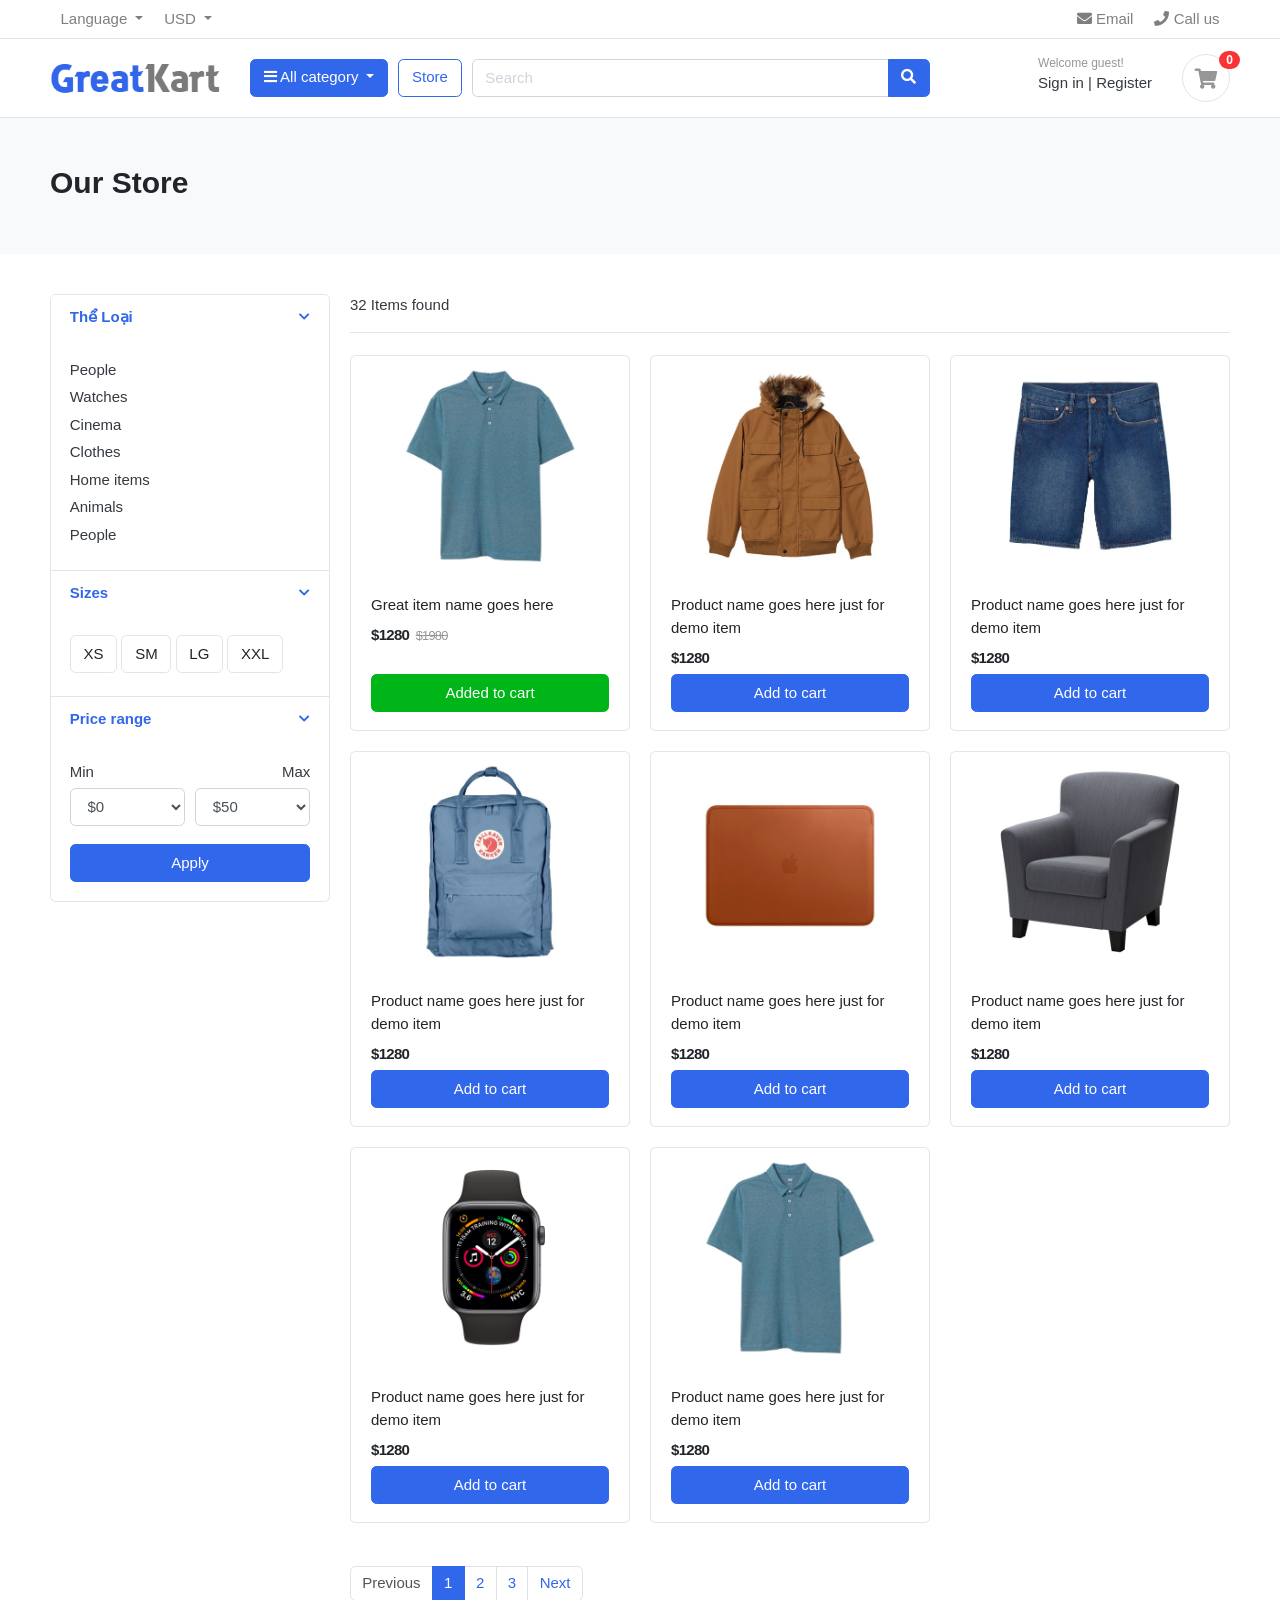
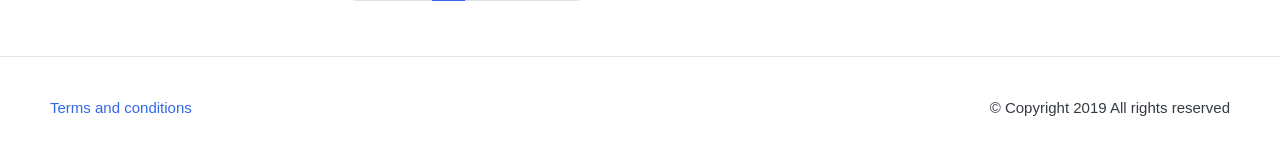
<file: view-danh/store.html>
<!DOCTYPE HTML>
<html lang="en">
<head>
<meta charset="utf-8">
<meta http-equiv="pragma" content="no-cache" />
<meta http-equiv="cache-control" content="max-age=604800" />
<meta name="viewport" content="width=device-width, initial-scale=1, shrink-to-fit=no">

<title>GreatKart | One of the Biggest Online Shopping Platform</title>

<link href="images/favicon.ico" rel="shortcut icon" type="image/x-icon">

<!-- jQuery -->
<script src="js/jquery-2.0.0.min.js" type="text/javascript"></script>

<!-- Bootstrap4 files-->
<script src="js/bootstrap.bundle.min.js" type="text/javascript"></script>
<link href="css/bootstrap.css" rel="stylesheet" type="text/css"/>

<!-- Font awesome 5 -->
<link href="fonts/fontawesome/css/all.min.css" type="text/css" rel="stylesheet">

<!-- custom style -->
<link href="css/ui.css" rel="stylesheet" type="text/css"/>
<link href="css/responsive.css" rel="stylesheet" media="only screen and (max-width: 1200px)" />

<!-- custom javascript -->
<script src="js/script.js" type="text/javascript"></script>

<script type="text/javascript">
/// some script

// jquery ready start
$(document).ready(function() {
	// jQuery code

}); 
// jquery end
</script>

</head>
<body>


<header class="section-header">
<nav class="navbar p-md-0 navbar-expand-sm navbar-light border-bottom">
<div class="container">
  <button class="navbar-toggler" type="button" data-toggle="collapse" data-target="#navbarTop4" aria-controls="navbarNav" aria-expanded="false" aria-label="Toggle navigation">
    <span class="navbar-toggler-icon"></span>
  </button>
  <div class="collapse navbar-collapse" id="navbarTop4">
    <ul class="navbar-nav mr-auto">
    	<li class="nav-item dropdown">
		 	<a href="#" class="nav-link dropdown-toggle" data-toggle="dropdown">   Language </a>
		    <ul class="dropdown-menu small">
				<li><a class="dropdown-item" href="#">English</a></li>
				<li><a class="dropdown-item" href="#">Arabic</a></li>
				<li><a class="dropdown-item" href="#">Russian </a></li>
		    </ul>
		</li>
		<li class="nav-item dropdown">
			<a href="#" class="nav-link dropdown-toggle" data-toggle="dropdown"> USD </a>
			<ul class="dropdown-menu small">
				<li><a class="dropdown-item" href="#">EUR</a></li>
				<li><a class="dropdown-item" href="#">AED</a></li>
				<li><a class="dropdown-item" href="#">RUBL </a></li>
		    </ul>
		</li>
    </ul>
    <ul class="navbar-nav">
		<li><a href="#" class="nav-link"> <i class="fa fa-envelope"></i> Email </a></li>
		<li><a href="#" class="nav-link"> <i class="fa fa-phone"></i> Call us </a></li>
	</ul> <!-- list-inline //  -->
  </div> <!-- navbar-collapse .// -->
</div> <!-- container //  -->
</nav>

<section class="header-main border-bottom">
	<div class="container">
<div class="row align-items-center">
	<div class="col-lg-2 col-md-3 col-6">
		<a href="./" class="brand-wrap">
			<img class="logo" src="./images/logo.png">
		</a> <!-- brand-wrap.// -->
	</div>
	<div class="col-lg col-sm col-md col-6 flex-grow-0">
		<div class="category-wrap dropdown d-inline-block float-right">
			<button type="button" class="btn btn-primary dropdown-toggle" data-toggle="dropdown"> 
				<i class="fa fa-bars"></i> All category 
			</button>
			<div class="dropdown-menu">
				<a class="dropdown-item" href="#">Machinery / Mechanical Parts / Tools </a>
				<a class="dropdown-item" href="#">Consumer Electronics / Home Appliances </a>
				<a class="dropdown-item" href="#">Auto / Transportation</a>
				<a class="dropdown-item" href="#">Apparel / Textiles / Timepieces </a>
				<a class="dropdown-item" href="#">Home & Garden / Construction / Lights </a>
				<a class="dropdown-item" href="#">Beauty & Personal Care / Health </a> 
			</div>
		</div>  <!-- category-wrap.// -->
	</div> <!-- col.// -->
	<a href="./store.html" class="btn btn-outline-primary">Store</a>
	<div class="col-lg  col-md-6 col-sm-12 col">
		<form action="#" class="search">
			<div class="input-group w-100">
			    <input type="text" class="form-control" style="width:60%;" placeholder="Search">
			    
			    <div class="input-group-append">
			      <button class="btn btn-primary" type="submit">
			        <i class="fa fa-search"></i>
			      </button>
			    </div>
		    </div>
		</form> <!-- search-wrap .end// -->
	</div> <!-- col.// -->
	<div class="col-lg-3 col-sm-6 col-8 order-2 order-lg-3">
				<div class="d-flex justify-content-end mb-3 mb-lg-0">
					<div class="widget-header">
						<small class="title text-muted">Welcome guest!</small>
						<div> 
							<a href="./signin.html">Sign in</a> <span class="dark-transp"> | </span>
							<a href="./register.html"> Register</a>
						</div>
					</div>
					<a href="./cart.html" class="widget-header pl-3 ml-3">
						<div class="icon icon-sm rounded-circle border"><i class="fa fa-shopping-cart"></i></div>
						<span class="badge badge-pill badge-danger notify">0</span>
					</a>
				</div> <!-- widgets-wrap.// -->
			</div> <!-- col.// -->
</div> <!-- row.// -->
	</div> <!-- container.// -->
</section> <!-- header-main .// -->



</header> <!-- section-header.// -->



<!-- ========================= SECTION PAGETOP ========================= -->
<section class="section-pagetop bg">
<div class="container">
	<h2 class="title-page">Our Store</h2>
	
</div> <!-- container //  -->
</section>
<!-- ========================= SECTION INTRO END// ========================= -->

<!-- ========================= SECTION CONTENT ========================= -->
<section class="section-content padding-y">
<div class="container">

<div class="row">
	<aside class="col-md-3">
		
<div class="card">
	<article class="filter-group">
		<header class="card-header">
			<a href="#" data-toggle="collapse" data-target="#collapse_1" aria-expanded="true" class="">
				<i class="icon-control fa fa-chevron-down"></i>
				<h6 class="title">Thể Loại</h6>
			</a>
		</header>
		<div class="filter-content collapse show" id="collapse_1" style="">
			<div class="card-body">
				
				<ul class="list-menu">
				<li><a href="#">People  </a></li>
				<li><a href="#">Watches </a></li>
				<li><a href="#">Cinema  </a></li>
				<li><a href="#">Clothes  </a></li>
				<li><a href="#">Home items </a></li>
				<li><a href="#">Animals</a></li>
				<li><a href="#">People </a></li>
				</ul>

			</div> <!-- card-body.// -->
		</div>
	</article> <!-- filter-group  .// -->
	<article class="filter-group">
		<header class="card-header">
			<a href="#" data-toggle="collapse" data-target="#collapse_4" aria-expanded="true" class="">
				<i class="icon-control fa fa-chevron-down"></i>
				<h6 class="title">Sizes </h6>
			</a>
		</header>
		<div class="filter-content collapse show" id="collapse_4" style="">
			<div class="card-body">
			  <label class="checkbox-btn">
			    <input type="checkbox">
			    <span class="btn btn-light"> XS </span>
			  </label>

			  <label class="checkbox-btn">
			    <input type="checkbox">
			    <span class="btn btn-light"> SM </span>
			  </label>

			  <label class="checkbox-btn">
			    <input type="checkbox">
			    <span class="btn btn-light"> LG </span>
			  </label>

			  <label class="checkbox-btn">
			    <input type="checkbox">
			    <span class="btn btn-light"> XXL </span>
			  </label>
		</div><!-- card-body.// -->
		</div>
	</article> <!-- filter-group .// -->
	
	<article class="filter-group">
		<header class="card-header">
			<a href="#" data-toggle="collapse" data-target="#collapse_3" aria-expanded="true" class="">
				<i class="icon-control fa fa-chevron-down"></i>
				<h6 class="title">Price range </h6>
			</a>
		</header>
		<div class="filter-content collapse show" id="collapse_3" style="">
			<div class="card-body">
				
				<div class="form-row">
				<div class="form-group col-md-6">
				  <label>Min</label>
				  <!-- <input class="form-control" placeholder="$0" type="number"> -->
				  	<select class="mr-2 form-control">
						<option value="0">$0</option>
						<option value="50">$50</option>
						<option value="100">$100</option>
						<option value="150">$150</option>
						<option value="200">$200</option>
						<option value="500">$500</option>
						<option value="1000">$1000</option>
					</select>
				</div>
				<div class="form-group text-right col-md-6">
				  <label>Max</label>
				  	<select class="mr-2 form-control">
						<option value="50">$50</option>
						<option value="100">$100</option>
						<option value="150">$150</option>
						<option value="200">$200</option>
						<option value="500">$500</option>
						<option value="1000">$1000</option>
						<option value="2000">$2000+</option>
					</select>
				</div>
				</div> <!-- form-row.// -->
				<button class="btn btn-block btn-primary">Apply</button>
			</div><!-- card-body.// -->
		</div>
	</article> <!-- filter-group .// -->
	
</div> <!-- card.// -->

	</aside> <!-- col.// -->
	<main class="col-md-9">

<header class="border-bottom mb-4 pb-3">
		<div class="form-inline">
			<span class="mr-md-auto">32 Items found </span>
			
		</div>
</header><!-- sect-heading -->

<div class="row">
	<div class="col-md-4">
		<figure class="card card-product-grid">
			<div class="img-wrap"> 
				
				<img src="images/items/1.jpg">
				
			</div> <!-- img-wrap.// -->
			<figcaption class="info-wrap">
				<div class="fix-height">
					<a href="./product-detail.html" class="title">Great item name goes here</a>
					<div class="price-wrap mt-2">
						<span class="price">$1280</span>
						<del class="price-old">$1980</del>
					</div> <!-- price-wrap.// -->
				</div>
				<a href="#" class="btn btn-block btn-success">Added to cart </a>
			</figcaption>
		</figure>
	</div> <!-- col.// -->

	<div class="col-md-4">
		<figure class="card card-product-grid">
			<div class="img-wrap"> 
				<img src="images/items/2.jpg">
				
			</div> <!-- img-wrap.// -->
			<figcaption class="info-wrap">
				<div class="fix-height">
					<a href="./product-detail.html" class="title">Product name goes here just for demo item</a>
					<div class="price-wrap mt-2">
						<span class="price">$1280</span>
					</div> <!-- price-wrap.// -->
				</div>
				<a href="#" class="btn btn-block btn-primary">Add to cart </a>	
			</figcaption>
		</figure>
	</div> <!-- col.// -->

	<div class="col-md-4">
		<figure class="card card-product-grid">
			<div class="img-wrap"> 
				<img src="images/items/3.jpg">
				
			</div> <!-- img-wrap.// -->
			<figcaption class="info-wrap">
				<div class="fix-height">
					<a href="./product-detail.html" class="title">Product name goes here just for demo item</a>
					<div class="price-wrap mt-2">
						<span class="price">$1280</span>
					</div> <!-- price-wrap.// -->
				</div>
				<a href="#" class="btn btn-block btn-primary">Add to cart </a>	
			</figcaption>
		</figure>
	</div> <!-- col.// -->

	<div class="col-md-4">
		<figure class="card card-product-grid">
			<div class="img-wrap"> 
				<img src="images/items/4.jpg">
				
			</div> <!-- img-wrap.// -->
			<figcaption class="info-wrap">
				<div class="fix-height">
					<a href="./product-detail.html" class="title">Product name goes here just for demo item</a>
					<div class="price-wrap mt-2">
						<span class="price">$1280</span>
					</div> <!-- price-wrap.// -->
				</div>
				<a href="#" class="btn btn-block btn-primary">Add to cart </a>	
			</figcaption>
		</figure>
	</div> <!-- col.// -->

	<div class="col-md-4">
		<figure class="card card-product-grid">
			<div class="img-wrap"> 
				<img src="images/items/5.jpg">
				
			</div> <!-- img-wrap.// -->
			<figcaption class="info-wrap">
				<div class="fix-height">
					<a href="./product-detail.html" class="title">Product name goes here just for demo item</a>
					<div class="price-wrap mt-2">
						<span class="price">$1280</span>
					</div> <!-- price-wrap.// -->
				</div>
				<a href="#" class="btn btn-block btn-primary">Add to cart </a>	
			</figcaption>
		</figure>
	</div> <!-- col.// -->

	<div class="col-md-4">
		<figure class="card card-product-grid">
			<div class="img-wrap"> 
				<img src="images/items/6.jpg">
				
			</div> <!-- img-wrap.// -->
			<figcaption class="info-wrap">
				<div class="fix-height">
					<a href="./product-detail.html" class="title">Product name goes here just for demo item</a>
					<div class="price-wrap mt-2">
						<span class="price">$1280</span>
					</div> <!-- price-wrap.// -->
				</div>
				<a href="#" class="btn btn-block btn-primary">Add to cart </a>	
			</figcaption>
		</figure>
	</div> <!-- col.// -->

	<div class="col-md-4">
		<figure class="card card-product-grid">
			<div class="img-wrap"> 
				<img src="images/items/7.jpg">
				
			</div> <!-- img-wrap.// -->
			<figcaption class="info-wrap">
				<div class="fix-height">
					<a href="./product-detail.html" class="title">Product name goes here just for demo item</a>
					<div class="price-wrap mt-2">
						<span class="price">$1280</span>
					</div> <!-- price-wrap.// -->
				</div>
				<a href="#" class="btn btn-block btn-primary">Add to cart </a>	
			</figcaption>
		</figure>
	</div> <!-- col.// -->

	<div class="col-md-4">
		<figure class="card card-product-grid">
			<div class="img-wrap"> 
				<img src="images/items/1.jpg">
				
			</div> <!-- img-wrap.// -->
			<figcaption class="info-wrap">
				<div class="fix-height">
					<a href="./product-detail.html" class="title">Product name goes here just for demo item</a>
					<div class="price-wrap mt-2">
						<span class="price">$1280</span>
					</div> <!-- price-wrap.// -->
				</div>
				<a href="#" class="btn btn-block btn-primary">Add to cart </a>	
			</figcaption>
		</figure>
	</div> <!-- col.// -->
</div> <!-- row end.// -->


<nav class="mt-4" aria-label="Page navigation sample">
  <ul class="pagination">
    <li class="page-item disabled"><a class="page-link" href="#">Previous</a></li>
    <li class="page-item active"><a class="page-link" href="#">1</a></li>
    <li class="page-item"><a class="page-link" href="#">2</a></li>
    <li class="page-item"><a class="page-link" href="#">3</a></li>
    <li class="page-item"><a class="page-link" href="#">Next</a></li>
  </ul>
</nav>

	</main> <!-- col.// -->

</div>

</div> <!-- container .//  -->
</section>
<!-- ========================= SECTION CONTENT END// ========================= -->

<!-- ========================= FOOTER ========================= -->
<footer class="section-footer border-top padding-y">
	<div class="container">
		<p class="float-md-right"> 
			&copy Copyright 2019 All rights reserved
		</p>
		<p>
			<a href="#">Terms and conditions</a>
		</p>
	</div><!-- //container -->
</footer>
<!-- ========================= FOOTER END // ========================= -->



</body>
</html>
</file>
<file: view-danh/css/ui.css>
@charset "UTF-8";
/* ==== BASE STYLES ====*/
/* ==================== GLOBAL STYLES ======================= */
@import url("https://rsms.me/inter/inter.css");
html {
  font-family: "Inter", sans-serif;
  font-size: 15px;
}

/* ========================
INCLUDE STYLES AND COMPONENTS
===================== */
/* ================== HELPERS  =================== */
a:hover {
  text-decoration: none;
}

.img-wrap {
  text-align: center;
  display: block;
}
.img-wrap img {
  max-width: 100%;
}

.icon-wrap {
  text-align: center;
  display: inline-block;
}

.price-wrap {
  letter-spacing: -0.7px;
}

.content-body {
  flex: 1 1 auto;
  padding: 2rem 2.3rem;
}

/* =================  DEFINED VARIABLES =================== */
.icon-xs, .icon-sm, .icon-md, .icon-lg {
  display: inline-block;
  text-align: center;
  flex-shrink: 0;
  flex-grow: 0;
}

.icon-xs {
  width: 32px;
  height: 32px;
  line-height: 32px !important;
  font-size: 16px;
}

.icon-sm {
  width: 48px;
  height: 48px;
  line-height: 48px !important;
  font-size: 20px;
}

.icon-md {
  width: 60px;
  height: 60px;
  line-height: 60px !important;
  font-size: 28px;
}

.icon-lg {
  width: 96px;
  height: 96px;
  line-height: 96px !important;
  font-size: 42px;
}

.img-xs, .img-sm, .img-md, .img-lg {
  -o-object-fit: cover;
     object-fit: cover;
  flex-shrink: 0;
  flex-grow: 0;
}

.img-xs {
  width: 40px;
  height: 40px;
}

.img-sm {
  width: 80px;
  height: 80px;
}

.img-md {
  width: 140px;
  height: 140px;
}

.img-lg {
  width: 250px;
  height: 250px;
}

.center-xy {
  top: 50%;
  left: 50%;
  position: absolute;
  transform: translate(-50%, -50%);
}

.center-y {
  top: 50%;
  position: absolute;
  transform: translateY(-50%);
}

.center-x {
  left: 50%;
  position: absolute;
  transform: translateX(-50%);
}

.vh-100 {
  height: 100vh;
}

.overflow-h {
  overflow: hidden;
}

.flip-h {
  transform: scaleX(-1);
}

.opacity {
  opacity: 0.5;
}

[class*=hover-] {
  transition: 0.5s;
}

.hover-bg:hover {
  background: #3167eb;
  /* For browsers that do not support gradients */
  /* For Safari 5.1 to 6.0 */
  /* For Opera 11.1 to 12.0 */
  /* For Firefox 3.6 to 15 */
  background: linear-gradient(to bottom right, #3167eb, #3167eb);
  /* Standard syntax */
  transition: 0.5s;
}

.hover-zoom:hover {
  transition: 0.5s;
  transform: scaleX(1);
}

/* ============== spacing ============== */
.padding-y {
  padding-top: 40px;
  padding-bottom: 40px;
}

.padding-top {
  padding-top: 40px;
}

.padding-bottom {
  padding-bottom: 40px;
}

.padding-y-lg {
  padding-top: 80px;
  padding-bottom: 80px;
}

.padding-top-lg {
  padding-top: 80px;
}

.padding-bottom-lg {
  padding-bottom: 80px;
}

.padding-y-sm {
  padding-top: 20px;
  padding-bottom: 20px;
}

.padding-top-sm {
  padding-top: 20px;
}

.padding-bottom-sm {
  padding-bottom: 20px;
}

.relative {
  position: relative;
}

.absolute {
  position: absolute;
}

var {
  font-style: normal;
}

figure {
  margin-bottom: 0;
}

.form-noborder input, .form-noborder select, .form-noborder .btn {
  border: 0;
}
.form-noborder select.form-control-lg:not([size]):not([multiple]) {
  height: 2.875rem;
}

/* all clearfix */
article:after,
.form-group:after {
  display: block;
  clear: both;
  content: "";
}

/* -------------------- small grid gutter --------------------- */
.row-sm {
  margin-right: -7px;
  margin-left: -7px;
  display: flex;
  flex-wrap: wrap;
}

.row-sm > [class^=col] {
  padding-left: 7px;
  padding-right: 7px;
}

.bg {
  background-color: #f8f9fa;
}

.bg-white {
  background-color: #fff;
}

.bg-orange {
  background-color: #ff9017;
}

.bg-green {
  background-color: #00b517;
}

.bg-blue {
  background-color: #3167eb;
}

.bg-red {
  background-color: #fa3434;
}

.bg-gradient-blue {
  background: rgba(33, 37, 41, 0.4);
  /* For browsers that do not support gradients */
  /* For Safari 5.1 to 6.0 */
  /* For Opera 11.1 to 12.0 */
  /* For Firefox 3.6 to 15 */
  background: linear-gradient(to bottom right, rgba(49, 103, 235, 0.9), rgba(33, 37, 41, 0.4));
  /* Standard syntax */
  transition: 0.5s;
}

.bg-gradient-green {
  background: rgba(33, 37, 41, 0.4);
  /* For browsers that do not support gradients */
  /* For Safari 5.1 to 6.0 */
  /* For Opera 11.1 to 12.0 */
  /* For Firefox 3.6 to 15 */
  background: linear-gradient(to bottom right, rgba(0, 181, 23, 0.9), rgba(33, 37, 41, 0.4));
  /* Standard syntax */
  transition: 0.5s;
}

.bg-gradient-orange {
  background: rgba(33, 37, 41, 0.4);
  /* For browsers that do not support gradients */
  /* For Safari 5.1 to 6.0 */
  /* For Opera 11.1 to 12.0 */
  /* For Firefox 3.6 to 15 */
  background: linear-gradient(to bottom right, rgba(255, 144, 23, 0.9), rgba(33, 37, 41, 0.4));
  /* Standard syntax */
  transition: 0.5s;
}

.bg-gradient-red {
  background: rgba(33, 37, 41, 0.4);
  /* For browsers that do not support gradients */
  /* For Safari 5.1 to 6.0 */
  /* For Opera 11.1 to 12.0 */
  /* For Firefox 3.6 to 15 */
  background: linear-gradient(to bottom right, rgba(250, 52, 52, 0.9), rgba(33, 37, 41, 0.4));
  /* Standard syntax */
  transition: 0.5s;
}

.bg-gradient-pink {
  background: rgba(33, 37, 41, 0.4);
  /* For browsers that do not support gradients */
  /* For Safari 5.1 to 6.0 */
  /* For Opera 11.1 to 12.0 */
  /* For Firefox 3.6 to 15 */
  background: linear-gradient(to bottom right, rgba(232, 62, 140, 0.9), rgba(33, 37, 41, 0.4));
  /* Standard syntax */
  transition: 0.5s;
}

.bg-pattern {
  background-image: url(../images/banners/bg-pattern.svg), linear-gradient(135deg, #3167eb, #545454);
  background-size: cover, auto;
  background-repeat: no-repeat, repeat;
  background-position: 0px 0px, 50% 50%;
}

.bg-img {
  overflow: hidden;
  background-color: #ddd;
  background-image: linear-gradient(135deg, rgba(49, 103, 235, 0.8), rgba(84, 84, 84, 0.9)), url("../images/banners/bg-cpu.jpg");
  background-position: 0px 0px, 50% 50%;
  background-size: auto cover;
}

.overlay-gradient {
  position: relative;
}
.overlay-gradient:before {
  position: absolute;
  content: "";
  display: block;
  top: 0;
  left: 0;
  right: 0;
  bottom: 0;
  opacity: 0.6;
  transition: 0.5s;
  background: aqua;
  /* For browsers that do not support gradients */
  /* For Safari 5.1 to 6.0 */
  /* For Opera 11.1 to 12.0 */
  /* For Firefox 3.6 to 15 */
  background: linear-gradient(to bottom right, #3167eb, aqua);
  /* Standard syntax */
}
.overlay-gradient:hover:before {
  opacity: 0.9;
}

/* --------------------- titles ---------------------- */
.section-heading {
  margin-bottom: 20px;
  margin-top: 15px;
}

.section-title {
  color: #212529;
}

.title-text {
  margin-top: 30px;
  margin-bottom: 10px;
  font-weight: bold;
  color: #212529;
}

.title-page {
  color: #212529;
}

.text-lg {
  font-size: 1.3rem;
}

.b {
  font-weight: 600;
}

.white {
  color: #fff;
}

.dark {
  color: #212529;
}

.black {
  color: #000;
}

p:last-child {
  margin-bottom: 0;
}

/* ==================  title helpers ================ */
.rtl {
  direction: rtl;
}

.ltr {
  direction: ltr;
}

/* ================== SECTIONS =================== */
/* ================== header main ==================  */
.header-top-light .nav-link {
  color: #969696;
}
.header-top-light .nav-link:hover {
  color: #212529;
}

.header-main {
  position: relative;
  padding-top: 1rem;
  padding-bottom: 1rem;
}

.brand-wrap .logo, .navbar-brand .logo {
  margin-right: 7px;
  max-height: 42px;
  display: inline-block;
}

.navbar-main .nav-link {
  font-weight: 500;
  color: #1c1c1c;
}
.navbar-main .nav-link:hover {
  color: #666;
}

.widget-header {
  display: inline-block;
  vertical-align: middle;
  position: relative;
}
.widget-header a {
  color: #343a40;
}
.widget-header a:hover {
  color: #3167eb;
}
.widget-header i {
  color: #969696;
}
.widget-header form {
  min-width: 280px;
}
.widget-header .title {
  display: block;
}
.widget-header .notify {
  position: absolute;
  top: -3px;
  right: -10px;
}
.widget-header:hover i {
  color: #3167eb;
}

/* desktop only */
/* desktop only .end */
/* ================ SECTION-FOOTER ==================  */
.section-footer ul li {
  margin-bottom: 5px;
}
.section-footer ul a {
  color: inherit;
}
.section-footer ul a:hover {
  color: #3167eb;
}
.section-footer .logo-footer {
  height: 40px;
}
.section-footer .title {
  font-weight: 600;
  margin-bottom: 16px;
  color: #212529;
}

.footer-bottom {
  padding-top: 20px;
  padding-bottom: 20px;
}

.footer-copyright {
  padding-top: 20px;
  padding-bottom: 20px;
}

/* ================== COMPONENTS =================== */
/* ================ OWL SLIDER BANNER ================ */
.slider-banner-owl .owl-nav .owl-prev, .slider-banner-owl .owl-nav .owl-next {
  padding: 16px 7px;
  color: #FFF;
  display: inline-block;
  background-color: rgba(0, 0, 0, 0.3);
  position: absolute;
  z-index: 9;
  position: absolute;
}
.slider-banner-owl .owl-nav .owl-prev {
  left: 0;
}
.slider-banner-owl .owl-nav .owl-next {
  right: 0;
}
.slider-banner-owl .item-slide img {
  width: 100%;
  -o-object-fit: cover;
     object-fit: cover;
}

.slider-banner-slick .slick-prev, .slider-banner-slick .slick-next {
  padding: 18px 7px;
  color: #FFF;
  display: inline-block;
  background-color: rgba(0, 0, 0, 0.3);
  position: absolute;
  z-index: 9;
  position: absolute;
}
.slider-banner-slick .slick-prev:before, .slider-banner-slick .slick-next:before {
  display: none;
}
.slider-banner-slick .slick-prev {
  left: 0;
}
.slider-banner-slick .slick-next {
  right: 0;
}
.slider-banner-slick .item-slide img {
  min-width: 100%;
  min-height: 100%;
  -o-object-fit: cover;
     object-fit: cover;
}

.btn-facebook {
  background-color: #405D9D;
  color: #fff;
}
.btn-facebook:hover {
  color: #fff;
}

.btn-instagram {
  background-color: #E52D27;
  color: #fff;
}
.btn-instagram:hover {
  color: #fff;
}

.btn-youtube {
  background-color: #C8046C;
  color: #fff;
}
.btn-youtube:hover {
  color: #fff;
}

.btn-twitter {
  background-color: #42AEEC;
  color: #fff;
}
.btn-twitter:hover {
  color: #fff;
}

.btn-google {
  background-color: #ff7575;
  color: #fff;
}
.btn-google:hover {
  color: #fff;
}

.btn-icon {
  width: calc(1.5em + 0.9rem + 2px);
  text-align: center;
  padding-left: 0;
  padding-right: 0;
}
.btn-icon i {
  line-height: 1;
}

.btn-light {
  background-color: #fff;
  border-color: #e4e4e4;
}
.btn-light i {
  color: #969696;
}
.btn-light:hover {
  background-color: #fff;
  border-color: #989898;
}

.btn .text + i {
  margin-left: 10px;
}
.btn i + .text {
  margin-left: 10px;
}

.itemside {
  position: relative;
  display: flex;
  width: 100%;
}
.itemside .aside {
  position: relative;
  flex-shrink: 0;
}
.itemside .info {
  padding-left: 15px;
  padding-right: 7px;
}
.itemside p {
  margin-bottom: 0;
}
.itemside .title {
  display: block;
  margin-bottom: 5px;
  color: #212529;
}
.itemside a.title:hover {
  color: #3167eb;
}

a.itemside {
  color: initial;
}

.items-bordered-wrap .itemside:not(:last-child) {
  border-bottom: 1px solid #e4e4e4;
  padding-bottom: 10px;
  margin-bottom: 10px;
}

.itemlist {
  padding: 20px;
  border-bottom: 1px solid #eee;
}

.list-inline {
  margin-bottom: 0;
}

.list-inline-item {
  vertical-align: middle;
}

/* --------- description list --------*/
dl[class=row] {
  margin-bottom: 0;
}
[class*=dlist-] {
  margin-bottom: 5px;
}
[class*=dlist-] dd {
  margin-bottom: 0;
}

.dlist-inline dt, .dlist-inline dd {
  display: inline-block;
}

.dlist-align {
  display: flex;
}
.dlist-align dt {
  width: 150px;
  word-wrap: break-word;
  font-weight: normal;
}
.dlist-align dd {
  flex-grow: 1;
}

/* -------------------- list.row--------------------- */
ul.row, ul.row-sm {
  list-style: none;
  padding: 0;
}

/* ================= lists ================= */
[class*=list-] li:after {
  visibility: hidden;
  display: block;
  content: "";
  overflow: hidden;
  height: 0;
  clear: both;
}

.list-icon {
  list-style: none;
  padding-left: 0;
}
.list-icon li {
  margin-bottom: 7px;
  position: relative;
  padding-left: 30px;
}
.list-icon .icon {
  width: 22px;
  margin-right: 15px;
  vertical-align: middle;
  text-align: center;
  color: #545454;
  position: absolute;
  top: 3px;
  left: 0;
}
.list-icon span {
  vertical-align: middle;
}

.list-bullet, .list-dots {
  list-style: none;
  padding-left: 0;
}
.list-bullet li, .list-dots li {
  margin-bottom: 5px;
  position: relative;
  padding-left: 15px;
}
.list-bullet li::before, .list-dots li::before {
  content: " ";
  position: absolute;
  top: 8px;
  left: 0;
  width: 7px;
  border-radius: 100%;
  height: 7px;
  background: #ced4da;
}

.list-check {
  padding-left: 0;
  list-style: none;
}
.list-check > li {
  position: relative;
  padding-left: 24px;
  margin-bottom: 7px;
}
.list-check > li::before {
  font-family: "Font Awesome 5 Free";
  font-weight: 900;
  font-size: 12px;
  color: #00b517;
  position: absolute;
  top: 2px;
  left: 0;
  content: "";
}

.list-normal {
  list-style: none;
  padding-left: 0;
}
.list-normal li {
  padding-left: 1em;
  margin-bottom: 7px;
}
.list-normal li:before {
  content: "•";
  color: #3167eb;
  display: inline-block;
  width: 1em;
  margin-left: -1em;
}

.list-menu {
  list-style: none;
  margin: 0;
  padding-left: 0;
}
.list-menu li {
  margin-bottom: 5px;
}
.list-menu a {
  color: #343a40;
}
.list-menu a:hover {
  color: #3167eb;
}

.cols-two {
  -moz-column-count: 2;
       column-count: 2;
}

.cols-three {
  -moz-column-count: 3;
       column-count: 3;
}

.cols-four {
  -moz-column-count: 4;
       column-count: 4;
}

/* IF CARD IS LINKED */
a[class*=card] {
  color: initial;
}
a[class*=card]:hover .title {
  color: #3167eb;
}

/* BASE STYLE FOR PRODUCT ITEM */
[class*=card-product] a.title {
  color: #212529;
  display: block;
}
[class*=card-product] a.title:hover {
  color: #3167eb;
}
[class*=card-product] .badge {
  top: 10px;
  left: 10px;
  position: absolute;
}
[class*=card-product] p {
  margin-bottom: 0;
}
[class*=card-product] .img-wrap {
  overflow: hidden;
  position: relative;
}
[class*=card-product] .img-wrap img {
  height: 100%;
  max-width: 100%;
  width: auto;
  display: inline-block;
  -o-object-fit: cover;
     object-fit: cover;
}

/* GRID STYLE PRODUCT ITEM */
.card-product-grid {
  margin-bottom: 20px;
}
.card-product-grid .img-wrap {
  border-radius: 0.2rem 0.2rem 0 0;
  height: 220px;
}
.card-product-grid .info-wrap {
  overflow: hidden;
  padding: 18px 20px;
}
.card-product-grid .bottom-wrap {
  padding: 18px;
  border-top: 1px solid #e4e4e4;
}
.card-product-grid .topbar {
  position: absolute;
  top: 0;
  width: 100%;
  z-index: 10;
  left: 0;
  text-align: initial;
  padding: 10px 15px;
}
.card-product-grid .topbar a {
  color: #ccc;
}
.card-product-grid .topbar a:hover {
  color: #3167eb;
}
.card-product-grid .fix-height {
  height: 80px;
  overflow: hidden;
}
.card-product-grid .btn-overlay {
  transition: 0.5s;
  opacity: 0;
  left: 0;
  bottom: 0;
  color: #fff;
  width: 100%;
  padding: 5px 0;
  text-align: center;
  position: absolute;
  background: rgba(0, 0, 0, 0.5);
}
.card-product-grid:hover .btn-overlay {
  opacity: 1;
}
.card-product-grid:hover {
  box-shadow: 0 4px 15px rgba(153, 153, 153, 0.3);
  transition: 0.3s;
}

.item-slide .card-product-grid {
  margin-bottom: 0;
}

/* LARGE LIST STYLE PRODUCT ITEM */
.card-product-list {
  margin-bottom: 20px;
}
.card-product-list .img-wrap {
  height: 220px;
  border-radius: 0.37rem 0 0 0.37rem;
}
.card-product-list .info-main {
  padding: 1.5rem 1rem;
}
.card-product-list .info-aside {
  padding: 1.5rem 1rem;
  border-left: 1px solid #e4e4e4;
  height: 100%;
}

.card-sm .img-wrap {
  height: 160px;
}

.card-lg .img-wrap {
  height: 280px;
}

.card-banner {
  display: flex;
  position: relative;
  overflow: hidden;
  background-color: #fff;
  background-size: cover;
  background-position: center center;
  border-radius: 0.37rem;
}
.card-banner .card-body {
  background-size: cover;
  position: relative;
  z-index: 10;
}
.card-banner .caption {
  background-color: rgba(0, 0, 0, 0.65);
  z-index: 10;
  padding: 1.25rem;
  color: #fff;
}
.card-banner .caption.bottom {
  bottom: 0;
  left: 0;
  position: absolute;
  width: 100%;
}
.card-banner .caption.top {
  top: 0;
  left: 0;
  position: absolute;
  width: 100%;
}
.card-banner .caption.left {
  top: 0;
  left: 0;
  bottom: 0;
  position: absolute;
}
.card-banner .text-bottom {
  position: absolute;
  left: 0;
  bottom: 0;
  left: 0;
  z-index: 10;
  width: 100%;
  padding: 7px 20px;
  padding-top: 30px;
  border-radius: 0 0 0.37rem 0.37rem;
  background: linear-gradient(to bottom, rgba(0, 0, 0, 0) 0%, rgba(0, 0, 0, 0.8) 100%);
  color: #fff;
}
.card-banner .img-bg {
  position: absolute;
  right: 0;
  bottom: 0;
  mix-blend-mode: multiply;
  max-width: 100%;
}

.card .img-wrap {
  overflow: hidden;
}

.icontext {
  display: inline-flex;
  align-items: center;
  vertical-align: middle;
}
.icontext p {
  margin-bottom: 0;
}
.icontext .text {
  width: 100%;
  line-height: 1.2;
}
.icontext .icon {
  position: relative;
  margin-right: 10px;
  flex-shrink: 0;
  flex-grow: 0;
}
.icontext .title {
  display: block;
  margin-bottom: 0;
}

.tag {
  display: inline-block;
  padding: 3px 7px;
  background: #f2f2f2;
  border: 1px solid #eee;
  border-radius: 3px;
  margin-top: 4px;
  margin-right: 2px;
  font-size: 85%;
}

.item-logo {
  margin-bottom: 20px;
  text-align: center;
}
.item-logo img {
  max-height: 65px;
}

.notify {
  position: absolute;
  top: -4px;
  right: -10px;
  display: inline-block;
  padding: 0.25em 0.6em;
  font-size: 12px;
  line-height: 1;
  text-align: center;
  border-radius: 3rem;
  color: #fff;
  background-color: #fa3434;
}

.price {
  font-weight: 600;
  color: #212529;
}

.price-old {
  color: #969696;
  margin-left: 3px;
  font-size: 85%;
}

.icon-control {
  margin-top: 5px;
  float: right;
  font-size: 80%;
}

.card-header .title {
  margin-bottom: 0;
  line-height: 1.5;
}

.filter-group {
  border-bottom: 1px solid #e4e4e4;
}
.filter-group .card-header {
  border-bottom: 0;
}
.filter-group:last-child {
  border-bottom: 0;
}

/* ====================== block ==================== */
.box {
  padding: 18px;
  background: #fff;
  border-radius: 0.37rem;
  border: 1px solid #e4e4e4;
}
.box img {
  max-width: 100%;
}

/* ================= RATINGS ============== */
.label-rating {
  margin-left: 7px;
  display: inline-block;
  vertical-align: middle;
}

/* rating-list */
.rating-stars {
  display: inline-block;
  vertical-align: middle;
  list-style: none;
  margin: 0;
  padding: 0;
  position: relative;
  white-space: nowrap;
  clear: both;
}
.rating-stars i {
  font-size: 14px;
  color: #ccc;
  display: inline;
}
.rating-stars img {
  height: 14px;
  max-width: none;
}
.rating-stars li {
  display: block;
  text-overflow: clip;
  white-space: nowrap;
  z-index: 1;
}
.rating-stars li.stars-active {
  z-index: 2;
  position: absolute;
  top: 0;
  left: 0;
  overflow: hidden;
}
.rating-stars li.stars-active i {
  color: orange;
}
.rating-stars.stars-lg img {
  height: 20px;
  max-width: none;
}

/* ================= TRACKING ============== */
.tracking-wrap {
  position: relative;
  background-color: #ddd;
  height: 7px;
  display: flex;
  margin-bottom: 60px;
  margin-top: 50px;
}
.tracking-wrap .step {
  flex-grow: 1;
  width: 25%;
  margin-top: -18px;
  text-align: center;
  position: relative;
}
.tracking-wrap .step::before {
  height: 7px;
  position: absolute;
  content: "";
  width: 100%;
  left: 0;
  top: 18px;
}
.tracking-wrap .icon {
  display: inline-block;
  width: 40px;
  height: 40px;
  line-height: 40px;
  position: relative;
  border-radius: 100%;
  background: #ddd;
}
.tracking-wrap .text {
  display: block;
  margin-top: 7px;
}
.tracking-wrap .step.active .icon {
  background: #3167eb;
  color: #fff;
}
.tracking-wrap .step.active .text {
  font-weight: 400;
  color: #000;
}
.tracking-wrap .step.active:before {
  background: #3167eb;
}

.menu-category {
  margin: 0;
  padding: 0;
}
.menu-category li {
  position: relative;
  display: block;
  border-bottom: 1px solid #e4e4e4;
}
.menu-category li:last-child {
  border-bottom: 0;
}
.menu-category a {
  color: #212529;
}
.menu-category > li > a {
  display: block;
  padding: 10px 18px;
}
.menu-category .submenu {
  display: none;
  margin: 0;
  padding: 0;
  box-shadow: 5px 5px 15px rgba(0, 0, 0, 0.2);
  z-index: 20;
  position: absolute;
  left: 100%;
  top: 0;
  width: 250px;
  background: #fff;
}
.menu-category .submenu li {
  list-style: none;
}
.menu-category .submenu li a {
  padding: 10px 16px;
  display: block;
}
.menu-category li:hover {
  background: #f8f9fa;
  transition: all 0.3s;
}
.menu-category li:hover .submenu {
  display: block;
  margin-left: 0px;
}
.menu-category .has-submenu > a:after {
  content: "›";
  font-size: 24px;
  color: #999;
  line-height: 18px;
  font-weight: bold;
  float: right;
}

.form-inline input[type=number] {
  max-width: 100px;
}

.input-spinner {
  width: 125px;
  flex-wrap: nowrap;
  display: inline-flex;
  vertical-align: middle;
}
.input-spinner input.form-control {
  text-align: center;
  max-width: 46px;
  font-weight: bold;
  flex-basis: 46px;
  border-color: #e4e4e4;
  flex-grow: 0;
}
.input-spinner .btn {
  width: 42px;
  text-align: center;
  padding-left: 0.5rem;
  padding-right: 0.5rem;
}

.checkbox-btn {
  position: relative;
}
.checkbox-btn input {
  position: absolute;
  z-index: -1;
  opacity: 0;
}
.checkbox-btn input:checked ~ .btn {
  border-color: #3167eb;
  background-color: #3167eb;
  color: #fff;
}

.btn-check {
  position: relative;
  display: inline-block;
  border: 2px solid #dee2e6;
  transition: 0s !important;
}
.btn-check input {
  position: absolute;
  z-index: -1;
  opacity: 0;
}
.btn-check input:checked ~ .btn {
  border-color: #3167eb;
  background-color: #3167eb;
  color: #fff;
}
.btn-check:hover:not(.active) {
  border-color: #bbb;
}

.js-check {
  position: relative;
}
.js-check .title {
  margin-left: 22px;
}
.js-check input {
  position: absolute;
  top: 21px;
  left: 18px;
}
.js-check.active {
  border-color: #3167eb;
}
.js-check:hover:not(.active) {
  border-color: #ccc;
}

.js-check.box {
  width: 100%;
  border-width: 3px;
}

.card-header .form-check {
  margin-bottom: 0;
  padding-top: 5px;
  padding-bottom: 5px;
}

/* ================== PAGES =================== */
/* ================ PAGES HEADER ================== */
.section-pagetop {
  padding: 45px 0;
}

/* ================== PAGE DETAILS ==================  */
.gallery-wrap .img-big-wrap {
  margin-bottom: 10px;
  border-radius: 0.37rem;
  overflow: hidden;
  background-color: #fff;
}
.gallery-wrap .img-big-wrap a {
  text-align: center;
  display: block;
}
.gallery-wrap .img-big-wrap img {
  height: 450px;
  width: auto;
  display: inline-block;
}
.gallery-wrap .thumbs-wrap {
  text-align: center;
  margin-bottom: 20px;
}
.gallery-wrap .thumbs-wrap .item-thumb {
  width: 60px;
  height: 60px;
  border: 1px solid #ddd;
  border-radius: 6px;
  margin: 3px;
  display: inline-block;
  overflow: hidden;
}
.gallery-wrap .thumbs-wrap img {
  max-width: 100%;
  max-height: 100%;
  -o-object-fit: cover;
     object-fit: cover;
  border-radius: 4px;
}
.gallery-wrap .thumbs-wrap img:hover {
  -webkit-filter: brightness(1.1);
          filter: brightness(1.1);
}

.item-option-select {
  margin-bottom: 1rem;
  display: inline-block;
  margin-right: 15px;
}
.item-option-select .btn {
  min-width: 80px;
}

/* ================ PAGES HEADER ================== */
/* ====================== shopping-cart ==================== */
.table-shopping-cart.table td, .table-shopping-cart.table th {
  padding-left: 1.25rem;
  padding-right: 1.25rem;
}
.table-shopping-cart .price-wrap {
  line-height: 1.2;
}
.table-shopping-cart .price {
  font-weight: bold;
  margin-right: 5px;
  display: block;
}

/*# sourceMappingURL=ui.css.map */
</file>
<file: view-danh/css/responsive.css>
.mobile-block {
  display: none;
}

@media (max-width: 1200px) {
  /* tablet devices */
}
@media (max-width: 992px) {
  /* small tablet devices */
  .slider-main .item-slide {
    height: auto;
  }

  .table-shopping-cart tr td:first-child {
    width: 250px;
  }
  .table-shopping-cart .itemside .info {
    padding: 0;
  }
  .table-shopping-cart .itemside .aside {
    display: none;
  }
}
@media all and (max-width: 768px) {
  /* mobile devices */
  .mobile-block {
    display: block;
  }

  .mobile-hide {
    display: none;
  }

  .section-header .logo {
    max-height: 40px;
    width: auto;
  }
  .section-header .header-main .brand-wrap {
    margin-bottom: 1rem;
    display: inline-block;
  }
  .section-header .header-main .search {
    margin-bottom: 1rem;
  }

  .item-feature {
    margin-bottom: 20px;
  }

  .mobile-order-first {
    order: -1;
  }

  .mobile-order-1 {
    order: 1;
  }

  .mobile-order-2 {
    order: 2;
  }

  .mobile-order-3 {
    order: 3;
  }

  .mobile-py {
    padding-top: 20px;
    padding-bottom: 20px;
  }

  .mobile-pb {
    padding-bottom: 20px;
  }

  .mobile-pt {
    padding-top: 20px;
  }

  .navbar-expand .navbar-collapse {
    flex-direction: column;
  }
}

/*# sourceMappingURL=responsive.css.map */
</file>
<file: css/index.css>
* {
  margin: 0;
  padding: 0;
  box-sizing: border-box;
  font-family: apple-system, BlinkMacSystemFont, "Segoe UI", Roboto,
    "Helvetica Neue", Arial, "Noto Sans", sans-serif, "Apple Color Emoji",
    "Segoe UI Emoji", "Segoe UI Symbol", "Noto Color Emoji";
}
/* Bang Mau
#f7840b
#FFF5E4
#C1D8C3
#6A9C89
#ff7f50
*/
/* ==========================header================================ */
.hidden-search-bar {
  /* display: none; */
  position: fixed;
  top: 0;
  left: 0;
  width: 100%;
  background-color: white;
  z-index: 1000; /* Đảm bảo phần này hiển thị trên các thành phần khác */
  box-shadow: 0px 4px 8px rgba(0, 0, 0, 0.1); /* Thêm bóng đổ để nổi bật */
}

.hidden-search-bar.active {
  display: block;
}
@keyframes slideDown {
  from {
    transform: translateY(-100%);
  }
  to {
    transform: translateY(0);
  }
}
.header {
  display: flex;
  align-items: center;
  padding: 10px 20px;
  border-bottom: 2px solid #f7840b;
}

.logo-header {
  flex: 1;
}

.logo-header img {
  height: 50px;
}

.search-bar-header {
  flex: 2;
  display: flex;
  align-items: center;
  border: 1px solid #ccc;
  border-radius: 20px;
  padding: 5px 10px;
}

.search-bar-header input {
  border: none;
  outline: none;
  flex: 1;
  padding: 5px;
  font-size: 16px;
}

.search-bar-header .fa-search {
  color: gray;
}

.contact-info-header {
  display: flex;
  align-items: center;
}

.contact-info-header .icon-header {
  display: flex;
  align-items: center;
  justify-content: center;
  width: 30px;
  height: 30px;
  border-radius: 50%;
  background-color: #fff5e4;
  margin-right: 10px;
  margin-left: 20px;
}

.contact-info-header .icon-header i {
  color: gray;
  cursor: pointer;
}

.contact-info-header .text-header {
  font-size: 16px;
  color: black;
  cursor: pointer;
}

.contact-info-header .text-header:hover {
  color: #f7840b;
}
.avatar {
  width: 30px;
  height: 30px;
}
/* ============================nav ================================ */

.navigation {
  margin-top: 10px;
}
nav {
  display: flex;
  justify-content: space-between;
  padding: 20px 70px;
  height: 70px;
  align-items: center;
  position: fixed; /* Đặt thanh điều hướng cố định */
  top: 70px; /* Vị trí ban đầu */
  width: 100%;
  z-index: 1000;
  background: #fff5e4;
}

.hidden {
  top: 0; /* Di chuyển lên đầu trang khi cuộn xuống */
}

nav.sticky {
  background: #fff5e4;
}
/* nav:hover {
 background: #FFF5E4;
} */

.navbar {
  padding: 10px 20px;
  display: flex;
  justify-content: space-between;
  align-items: center;
  width: 100%;
  margin-left: 5%;
  margin-right: 5%;
}
.navbar a {
  text-decoration: none;
  color: black;
  margin: 0 10px;
  font-size: 16px;
  position: relative; /* Đặt relative để quản lý dropdown */
}
/* Thêm hiệu ứng dưới chân của nav */
.navbar a::after {
  content: ""; /* Tạo nội dung rỗng */
  position: absolute; /* Vị trí tuyệt đối */
  left: 0; /* Căn trái */
  bottom: 0; /* Căn dưới */
  width: 100%; /* Chiều rộng 100% */
  height: 2px; /* Độ cao của gạch chân */
  background-color: black; /* Màu gạch chân */
  transform: scaleX(0); /* Khởi tạo gạch chân chưa xuất hiện */
  transform-origin: bottom right; /* Điểm gốc cho hiệu ứng */
  transition: transform 0.5s ease; /* Hiệu ứng chuyển đổi */
}
.navbar a:hover::after {
  /* text-decoration: underline; */
  transform: scaleX(1); /* Khi hover thì gạch chân xuất hiện */
  transform-origin: bottom left;
  /* Đổi điểm gốc khi hover */
}

.menu-link {
  position: relative;
  text-decoration: none;
  color: initial;
}
.menu-link:hover {
  color: #f7840b !important;
}
/* Tắt hiệu ứng gạch chân bằng cách bỏ đoạn CSS bên dưới */
.menu-link::after {
  content: none !important;
}

.menu-link:hover::after {
  content: none !important;
}

/* hiệu ứng dưới chân của nav */
.navheight {
  height: 50px;
  width: 125px;
  margin-top: 30px;
}

.navbar .menu {
  display: flex;
  align-items: center;
  height: 100%;
}
.navbar .menu a {
  margin: 0 20px;
}
.navbar .icons {
  display: flex;
  align-items: center; /* Đảm bảo các icon và chữ "đơn hàng" được căn giữa theo chiều dọc */
  gap: 25px; /* Điều chỉnh khoảng cách giữa các icon */
  cursor: pointer;
}
.navbar .icons a {
  margin: 0; /* Loại bỏ khoảng cách bên ngoài của icon */
  font-size: 18px;
  line-height: 1; /* Đảm bảo icon căn đều với văn bản */
}

.navbar .icons .cart {
  position: relative;
  display: flex;
  align-items: center;
  cursor: pointer;
}
.navbar .icons .cart .badge {
  position: absolute;
  top: -5px;
  right: -10px;
  background-color: #f7840b;
  color: white;
  border-radius: 50%;
  padding: 2px 5px;
  font-size: 12px;
}

.cart-a {
  position: relative;
  text-decoration: none;
  color: initial;
  cursor: pointer;
}
.cart-a:hover {
  /* color: #f7840b !important; */
}
/* Tắt hiệu ứng gạch chân bằng cách bỏ đoạn CSS bên dưới */
.cart-a::after {
  content: none !important;
}

.cart-a:hover::after {
  content: none !important;
}

/* Style cho thông báo */
.login-message-cart {
  display: none !important; /* Ẩn mặc định */
  position: absolute;
  top: 75px; /* Đặt thông báo ngay dưới giỏ hàng */
  left: 85%;
  transform: translateX(-50%);
  width: 320px;
  padding: 10px;
  background-color: #fff;
  color: #333;
  text-align: center;
  border-radius: 5px;
  font-size: 14px;
  z-index: 10;
  box-shadow: 0px 4px 8px rgba(0, 0, 0, 0.2);
}

/* Định dạng chung cho các dropdown */
.dropdown,
.dropdown-1,
.dropdown-2,
.dropdown-3,
.dropdown-4 {
  display: none;
  position: absolute;
  top: 100%;
  justify-content: space-around;
  background-color: white;
  border: 1px solid #e7e7e7;
  border-radius: 5px;
  width: 20%;
  z-index: 1000;
}

/* Hiển thị dropdown khi hover vào menu */
.navbar .menu a:hover .dropdown,
.navbar .menu a:hover .dropdown-1,
.navbar .menu a:hover .dropdown-2,
.navbar .menu a:hover .dropdown-3,
.navbar .menu a:hover .dropdown-4,
.navbar .menu .dropdown-menu:hover .dropdown,
.navbar .menu .dropdown-menu:hover .dropdown-1,
.navbar .menu .dropdown-menu:hover .dropdown-2,
.navbar .menu .dropdown-menu:hover .dropdown-3,
.navbar .menu .dropdown-menu:hover .dropdown-4 {
  display: flex;
  justify-content: center;
}
.dropdown-menu {
  position: relative; /* Đảm bảo dropdown căn theo mục cha */
}

/* Vị trí của từng dropdown */
.dropdown {
  left: 0;
  width: 100%;
  line-height: 2;
  margin-top: -5px;
}
/* CSS chung cho các dropdown */
.dropdown-1,
.dropdown-3,
.dropdown-4 {
  position: absolute;
  top: 100%; /* Đặt ngay bên dưới mục cha */
  left: 50%; /* Căn giữa theo chiều ngang */
  transform: translateX(-50%); /* Dịch chuyển để căn giữa */
  width: 250px; /* Đặt chiều rộng cụ thể */
  line-height: 2;
  background-color: white;
  border: 1px solid #e7e7e7;
  border-radius: 5px;
  box-shadow: 0 4px 8px rgba(0, 0, 0, 0.2);
  z-index: 1000;
  margin-top: -5px;
}

/* Full width cho dropdown của Bé gái và Bé trai */
.dropdown-full {
  width: 15vw;
  left: 0;
  padding: 20px;
  justify-content: space-around;
  margin-top: -5px;
}
/* Định dạng chung cho các cột trong dropdown */
.dropdown .column,
.dropdown-1 .column,
.dropdown-2 .column,
.dropdown-3 .column,
.dropdown-4 .column {
  width: 220px;
}

.dropdown .column h3,
.dropdown-1 .column h3,
.dropdown-2 .column h3,
.dropdown-3 .column h3,
.dropdown-4 .column h3 {
  font-size: 16px;
  /* margin-bottom: 10px; */
}

.dropdown .column a,
.dropdown-1 .column a,
.dropdown-2 .column a,
.dropdown-3 .column a,
.dropdown-4 .column a {
  display: block;
  color: black;
  text-decoration: none;
  margin: 5px 0;
  font-size: 14px;
}

.dropdown .column a:hover,
.dropdown-1 .column a:hover,
.dropdown-2 .column a:hover,
.dropdown-3 .column a:hover,
.dropdown-4 .column a:hover {
  /* text-decoration: underline; */
  transition: transform 0.3s ease; /* Hiệu ứng chuyển đổi */
}
/* dang nhập đăng kí user */
.icons {
  display: flex;
  align-items: center;
  gap: 15px;
}

.user-menu {
  position: relative;
  cursor: pointer;
}

.user-menu .dropdown {
  display: none; /* Ẩn menu thả xuống theo mặc định */
  position: absolute;
  top: 43px;
  right: 0;
  border: 1px solid #ddd;
  border-radius: 5px;
  width: 170px;
  box-shadow: 0 4px 8px rgba(0, 0, 0, 0.2);
  text-decoration: none;

}

.user-menu .dropdown a {
  display: block;
  padding: 10px;
  text-decoration: none;
  color: black;
}

.user-menu .dropdown a:hover {
  background-color: #f0f0f0;
  text-decoration: none;
}

/* ==============Hiệu ứng di chuyển hình ảnh ở đầu trang=========== */
#Slider {
  margin-top: 150px;
  padding-bottom: 10px;
  border-bottom: 2px solid #000;
  overflow: hidden;
  background: rgba(255, 255, 255, 0.3);
}

.slider {
  width: 100%;
  height: 600px;
  margin: auto;
  position: relative;
  overflow: hidden;
}

.slider .list {
  position: absolute;
  width: 100%;
  left: 0;
  top: 0;
  display: flex;
  transition: 1s;
}

.slider .list img {
  width: 100vw; /* Đặt chiều rộng của hình ảnh bằng chiều rộng màn hình */
  height: 600px;
  object-fit: cover;
}

.slider .buttons {
  position: absolute;
  top: 45%;
  left: 5%;
  width: 90%;
  display: flex;
  justify-content: space-between;
}

.slider .buttons button {
  width: 50px;
  height: 50px;
  border-radius: 50%;
  background-color: #fff5;
  color: #fff;
  border: none;
  font-family: monospace;
  font-weight: bold;
}

.slider .dots {
  position: absolute;
  bottom: 10px;
  left: 0;
  color: #fff;
  width: 100%;
  margin: 0;
  padding: 0;
  display: flex;
  justify-content: center;
}

.slider .dots li {
  list-style: none;
  width: 10px;
  height: 10px;
  background-color: #fff;
  margin: 10px;
  border-radius: 20px;
  transition: 0.5s;
}

.slider .dots li.active {
  width: 30px;
}

@media screen and (max-width: 768px) {
  .slider {
    height: 200px;
  }
}

/* =============================boy-girl======================= */
.boy-girl {
  margin-top: 30px;
  margin-bottom: 30px;
  margin-left: 10%;
  margin-right: 10%;
}
.category-header {
  margin: 20px 0;
  text-align: center;
}
.category-header h1 {
  margin-bottom: 20px;
}
.category-header a {
  text-decoration: none;
  color: black;
  font-size: 20px;
  margin: 0 15px;
  position: relative; /* Để tạo vị trí cho phần tử giả */
  cursor: pointer;
}
.category-header a.active::after {
  content: ""; /* Tạo phần tử giả */
  display: block;
  width: 100%; /* Độ rộng bằng với văn bản */
  height: 2px; /* Độ dày của gạch chân */
  background-color: #f7840b; /* Màu của gạch chân */
  position: absolute;
  bottom: -10px; /* Cách văn bản 30px */
  left: 0;
  transition: 0.3s ease;
}
.category-container {
  display: flex;
  justify-content: center;
  flex-wrap: wrap;
  gap: 20px;
}
.category-item {
  text-align: center;
  margin: 10px;
}
.category-item a {
  text-align: center;
  margin: 10px;
  cursor: pointer;
}
.category-item p:hover {
  color: #f7840b;
}
.category-item-boy {
  text-align: center;
  margin: 10px;
  cursor: pointer;
}
.category-item-boy a {
  text-align: center;
  margin: 10px;
  cursor: pointer;
}
.category-item-boy p:hover {
  color: #f7840b;
}
.category-item img {
  border-radius: 50%;
  background-color: #fff5e4;
  padding: 10px;
  width: 100px;
  height: 100px;
}
.category-item-boy img {
  border-radius: 50%;
  background-color: #fff5e4;
  padding: 10px;
  width: 100px;
  height: 100px;
}
.category-item .category-item-boy p {
  margin-top: 10px;
  font-size: 14px;
  color: #333;
}

/* ===========================exclusive sale======================= */

.section-exclusive-sale {
  margin-left: 10%;
  margin-right: 10%;
}

.exclusive-sale {
  display: flex;
  justify-content: space-between;
  align-items: center;
}
.exclusive-sale h1 {
  font-size: 24px;
  font-weight: bold;
}
/* ======================================section-exclusive-sale====================================== */

.container-exclusive-sale {
  width: 100%;

  margin: 0 auto;
  text-align: center;
}

/* thu */
.timer {
  display: flex;
  gap: 20px;
  font-size: 16px;
  text-align: center;
}

.time-unit {
  display: flex;
  flex-direction: column;
  align-items: center;
}

.time-number {
  font-size: 16px;
}

.time-label {
  display: block;
  border-top: 1px solid #ccc; /* Đường gạch ngang */
  padding-top: 5px; /* Khoảng cách giữa số và chữ */
  margin-top: 5px;
  text-align: center;
  width: 100%;
  font-size: 10px;
}

/* thu */
.exclusive-sale .timer {
  display: flex;
  align-items: center;
}
.exclusive-sale .timer div {
  background-color: #f7840b;
  color: white;
  padding: 10px;
  margin-left: 5px;
  border-radius: 5px;
  text-align: center;
}
.tabs-exclusive-sale {
  display: flex;
  justify-content: center;
  margin: 20px 0;
}
.tabs-exclusive-sale div {
  padding: 10px 20px;
  cursor: pointer;
  margin: 0 5px;
}
.tabs-exclusive-sale .active-exclusive-sale {
  color: #f7840b;

  border-bottom: 2px solid #f7840b;
}
.active-exclusive-sale {
  display: flex;
  justify-content: space-between;
}

.container-sale {
  display: flex;
  height: 440px;
}
.card-wapper {
  margin: 0 60px 35px;
  padding: 20px 10px;
  overflow: hidden;
  height: 440px;
}
.card-list .card-item .card-link {
  user-select: none;
  display: block;
  background: #ffffff;
  border-radius: 1px;
  text-decoration: none;
  border: 2px solid transparent;
  box-shadow: 0 10px 10px rgba(0, 0, 0, 0.05);
  transition: 0.2s ease;
  min-height: 300px;
  height: 440px;
}
.card-list .card-item .card-link:active {
  cursor: grabbing;
}
.card-list .card-item .card-link {
  border-color: #6a9c89;
  border-radius: 10px;
}
.card-link img {
  width: 100%;
  height: 340px;
  border-radius: 10px;
}
.card-list .card-item .card-image {
  width: 100%;
  aspect-ratio: 16/9;
  object-fit: cover;
  border-radius: 10px;
}
.card-list .card-link .badge {
  padding: 8px 16px;
  font-size: 0.95rem;
  margin: 16px 0 18px;
  background: #ffffff;
  width: fit-content;
  border-radius: 50px;
}
.card-list .card-link .card-title {
  font-size: 16px;
  color: black;
  font-weight: 400;
  padding-top: 20px;
  text-align: start;
  transition: color 0.3s ease; /* Hiệu ứng mượt khi đổi màu */
  white-space: nowrap; /* Không cho phép xuống dòng */
  overflow: hidden; /* Ẩn phần nội dung tràn ra */
  text-overflow: ellipsis; /* Hiển thị dấu "..." nếu văn bản quá dài */
  max-width: 100%; /* Đặt chiều rộng tối đa để kích hoạt hiệu ứng "..." */
}
.card-title {
  cursor: pointer;
}
.card-list .card-link .card-title:hover {
  color: #f7840b; /* Đổi sang màu cam khi hover */
}

.card-title-price {
  padding-top: 20px;
  color: #f7840b;
  display: flex;
  /* padding: 5px; */
}
.card-title-new-price {
  flex: 50%;
  text-align: start;
}
.card-title-old-price {
  color: #000;
  flex: 50%;
  text-align: end;
  text-decoration: line-through;
}

.card-list .card-link .card-button {
  height: 35px;
  width: 35px;
  border-radius: 50%;
  margin: 30px 0 5px;
  border: 2px solid #c1d8c3;
  background: none;
  cursor: pointer;
  transform: rotate(-45deg);
}
.card-list .card-link:hover .card-button {
  color: #fff;
  background: #c1d8c3;
}
.discount-wrap {
  position: absolute; /* Đặt phần tử này chồng lên ảnh */
  top: 20px; /* Cách phía trên của ảnh 10px */
  left: 15px; /* Cách phía trái của ảnh 10px */
  width: 30px;
  height: 30px;
  background: #fa3535;
  border-radius: 50%;
  display: flex;
  justify-content: center;
  align-items: center;
  z-index: 100;
}

.discount {
  color: #fff;
  font-size: 10px;
  font-weight: bold;
  z-index: 100;
}

.card-wapper .swiper-pagination-bullet {
  height: 13px;
  width: 13px;
  opacity: 0.5;
  background: #c1d8c3;
}
.card-wapper .swiper-pagination-bullet-active {
  opacity: 1;
}
/* Ẩn hoàn toàn phân trang dấu chấm (pagination bullets) */
.swiper-pagination {
  display: none !important;
}

.card-wapper .swiper-slide-button-1 {
  color: #c1d8c3;
  margin: -35px;
}
@media screen {
  .card-wapper {
    margin: 0 10px 25px;
  }
  .card-wapper .swiper-slide-button-1 {
    display: none;
  }
}
/* .card-sale-button {
  display: flex;
  color: red;
  gap: 80px;
  padding: 10px;
} */
.card-sale-button .buy-sale {
  width: 120px;
  height: 30px;
  background: #c1d8c3;
  border-radius: 5px;
  flex: 50%;
}
.card-sale-button .detail-sale {
  width: 150px;
  height: 30px;
  background: #c1d8c3;
  border-radius: 5px;
  flex: 50%;
}
.image-container-card {
  position: relative;
  width: 100%;
  height: 100%;
}

.image-card {
  width: 100%;
  height: auto;
  transition: opacity 0.3s ease-in-out, transform 0.3s ease-in-out; /* Hiệu ứng mượt */
}

.image2 {
  position: absolute;
  top: 0;
  left: 0;
  opacity: 0; /* Ẩn ảnh 2 ban đầu */
  z-index: 1; /* Đảm bảo ảnh 2 chồng lên ảnh 1 */
}

.image-container-card:hover .image1 {
  opacity: 0; /* Ẩn ảnh 1 khi hover */
  transform: scale(0.9); /* Thu nhỏ 5% */
}

.image-container-card:hover .image2 {
  opacity: 1; /* Hiển thị ảnh 2 khi hover */
  transform: scale(0.9); /* Thu nhỏ 5% */
}
.color-options {
  display: flex;
  justify-content: start;
  margin: 10px 0;
}
.color-options div {
  width: 20px;
  height: 20px;
  border-radius: 50%;
  margin: 0 5px;
  border: 1px solid #ccc;
}
.color-options .orange {
  background-color: orange;
}
.color-options .blue {
  background-color: blue;
}
/* thu */
.swiper-slide-button-1 {
  width: 50px; /* Đặt chiều rộng của nút */
  height: 50px; /* Đặt chiều cao của nút */
  font-size: 20px; /* Kích thước biểu tượng bên trong (nếu có) */
  background-color: rgba(83, 114, 240, 0.1); /* Màu nền nhẹ cho nút */
  border-radius: 50%; /* Bo tròn để nút có hình tròn */
  display: flex;
  align-items: center;
  justify-content: center;
  cursor: pointer;
}

.swiper-button-prev,
.swiper-button-next {
  position: absolute;
  top: 50%;
  transform: translateY(-50%);
}

.swiper-button-prev {
  left: 15px; /* Khoảng cách từ nút trái đến cạnh trái */
  width: 50px !important; /* Đặt chiều rộng của nút và sử dụng !important */
  height: 50px !important; /* Đặt chiều cao của nút và sử dụng !important */
  color: #ffffff !important; /* Đặt màu cho nút và sử dụng !important */
}

.swiper-button-next {
  right: 15px; /* Khoảng cách từ nút phải đến cạnh phải */
  width: 50px !important; /* Đặt chiều rộng của nút và sử dụng !important */
  height: 50px !important; /* Đặt chiều cao của nút và sử dụng !important */
  color: #ffffff !important; /* Đặt màu cho nút và sử dụng !important */
}

/* thu */
.section-exclusive-sale {
  margin-left: 10%;
  margin-right: 10%;
}
.swiper-button-next::after,
.swiper-button-prev::after {
  font-size: 24px !important; /* Đặt kích thước biểu tượng mũi tên */
}
.swiper-button-next,
.swiper-button-prev {
  border-radius: 50%; /* Làm cho nút tròn */
  background-color: rgba(
    177,
    173,
    173,
    0.2
  ) !important; /* Màu nền bán trong suốt */
}

/* ========================bán chạy nhất============================*/
.section-best-seller {
  margin-right: 10%;
  margin-left: 10%;
}

.container-best-seller {
  width: 100%;
  margin: 0;
  padding: 0;
}

.container-best-seller h1 {
  font-size: 24px;
  margin: 0;
  padding: 10px 0; /* Đảm bảo khoảng cách trên và dưới */
  line-height: 1.2; /* Giữ chiều cao dòng ổn định */
}

.title-best-seller {
  text-align: left; /* Căn trái tiêu đề */
}

.title-best-seller h1:focus,
.title-best-seller h1:active {
  outline: none; /* Bỏ outline khi nhấn vào */
}

.best-seller {
  margin: 40px 0;
  display: flex;
  gap: 20px;
  justify-content: center; /* Căn giữa các tab */
  align-items: center; /* Căn giữa theo chiều dọc */
  text-align: center;
  font-size: 20px;
}

.best-seller .tab-button {
  cursor: pointer;
  padding-bottom: 5px; /* Khoảng cách 20px giữa chữ và gạch chân */
}
.best-seller .tab-button.active {
  color: #f7840b; /* Màu sắc của chữ khi tab được chọn */
  border-bottom: 2px solid #f7840b; /* Hiệu ứng gạch chân */
}

.best-seller p {
  font-size: 16px;
  color: #888;
}
.products-sale {
  display: flex;
  flex-wrap: wrap;
  justify-content: center;
  justify-items: center;
  width: 100%;
}
.product-sale {
  background-color: #fff;
  border-radius: 8px;
  box-shadow: 0 2px 4px rgba(0, 0, 0, 0.1);
  margin: 10px;
  width: 350px;
  padding: 10px;
  box-sizing: border-box;
  text-align: left;
}

/* =============================girl-fashion-====================== */

.section-girl-fashion {
  margin-right: 10%;
  margin-left: 10%;
}
.container-girl {
  width: 100%;
  margin: 0 auto;
}
.girl-fashion {
  text-align: start;
  padding: 20px 0;
}
.girl-fashion h1 {
  font-size: 24px;
  margin: 0;
}
.nav-girl-fashion {
  display: flex;
  justify-content: center;
  margin: 20px 0;
  cursor: pointer;
}
.nav-girl-fashion p {
  font-size: 20px;
  color: black;
  padding: 10px 20px;
  border-bottom: 2px solid transparent;
  margin: 0 10px;
  transition: border-bottom 0.3s ease; /* Thêm hiệu ứng chuyển động */
}
.nav-girl-fashion p.active {
  color: #f7840b;
  border-bottom: 2px solid var(--active-border-color, #f7840b); /* Màu gạch chân khi active */
}
.products-girl-fashion {
  display: flex;
  flex-wrap: wrap;
  justify-content: space-between;
}
.product-girl-fashion {
  background-color: white;
  width: 23%;
  margin-bottom: 20px;
  border-radius: 8px;
  overflow: hidden;
  box-shadow: 0 0 10px rgba(0, 0, 0, 0.1);
}

/* =================================boy-fashion================================ */
.section-boy-fashion {
  margin-left: 10%;
  margin-right: 10%;
}
.container-boy-fashion {
  width: 100%;
  margin: 0 auto;
  padding: 20px 0;
}
.boy-fashion {
  text-align: left;
  margin-bottom: 20px;
}
.boy-fashion h1 {
  font-size: 24px;
  margin: 0;
}
.nav-boy-fashion {
  display: flex;
  margin-bottom: 20px;
  justify-content: center;
  justify-items: center;
  text-align: center;
}

.tab {
  padding-bottom: 5px;
  cursor: pointer;
}
.nav-boy-fashion p.active {
  color: #f7840b;
  border-bottom: 2px solid var(--active-border-color, #f7840b); /* Màu gạch chân khi active */
}
.nav-boy-fashion p {
  margin: 0 10px;
  color: #000;
  font-size: 20px;
}
.products-boy-fashion {
  display: flex;
  flex-wrap: wrap;
  justify-content: space-between;
}
.product-boy-fashion {
  background-color: #fff;
  width: 23%;
  margin-bottom: 20px;
  border-radius: 8px;
  overflow: hidden;
  box-shadow: 0 0 10px rgba(0, 0, 0, 0.1);
}

.load-more {
  text-align: center;
  margin-top: 20px;
}
.load-more button {
  border-radius: 5px;
  border: 1px solid #6a9c89;
  padding: 10px 20px;
  font-size: 16px;
  border: 1px solid #000;
  background-color: #fff;
  cursor: pointer;
}
.load-more button:hover {
  color: #f7840b;
}

/* =============================== card===========================*/
.container-products {
  width: 100%;
  display: flex;
  flex-wrap: wrap;
  gap: 3%; /* Khoảng cách giữa các cột */
  justify-content: space-between; /* Căn đều với khoảng cách giữa các phần tử */
}

.row {
  display: flex;
  flex-wrap: wrap;
  gap: 20px;
  justify-content: space-between;
  width: 100%;
}

.col-card {
  width: 23%; /* Mỗi sản phẩm chiếm khoảng 1/4 chiều rộng */
  margin-bottom: 20px;
}

.card {
  background-color: #fff;
  border: none;
  border-radius: 10px;
  box-shadow: 0 4px 8px rgba(0, 0, 0, 0.1);
  width: 100%;
  min-height: 420px;
}

.thumbnail-image {
  width: 100%;
  height: auto;
  object-fit: cover;
  border-radius: 10px;
  transition: opacity 0.3s ease, transform 0.3s ease;
}

.thumbnail-image.second-image {
  position: absolute;
  top: 0;
  left: 0;
  opacity: 0;
  transition: opacity 0.3s ease, transform 0.3s ease;
}

.image-container {
  position: relative;
  width: 100%;
  height: 300px;
}

.image-container .thumbnail-image {
  position: absolute;
  width: 100%;
  height: 100%;
  object-fit: cover;
}

.image-container:hover .thumbnail-image.first-image {
  opacity: 0;
  transform: scale(0.9);
}

.image-container:hover .thumbnail-image.second-image {
  opacity: 1;
  transform: scale(0.9);
}

.product-detail-container {
  padding: 10px;
}

.product-info {
  display: flex;
  justify-content: space-between;
  align-items: center;
}

.dress-name {
  font-size: 13px;
  font-weight: bold;
  margin-bottom: 20px;
}

.price-container {
  text-align: right;
  display: flex;
  flex-direction: column;
}

.new-price {
  font-size: 15px;
  font-weight: bold;
  color: red;
}

.old-price {
  font-size: 10px;
  font-weight: bold;
  color: grey;
  text-decoration: line-through;
}

.rating-purchase {
  display: flex;
  justify-content: space-between;
  align-items: center;
  padding-top: 5px;
}

.buy-btn,
.details-btn {
  background-color: transparent;
  border: 1px solid #6a9c89;
  color: #f7840b;
  padding: 5px 10px;
  border-radius: 4px;
  cursor: pointer;
  font-size: 12px;
  width: 80px;
  text-align: center;
  margin: 0 2px;
}

.buy-btn {
  /* width: 100px; */
  margin-left: 40px;
}

.buy-btn:hover,
.details-btn:hover {
  background-color: #f7840b;
  color: white;
}

.wishlist {
  height: 25px;
  width: 25px;
  background-color: #eee;
  display: flex;
  justify-content: center;
  align-items: center;
  border-radius: 50%;
  box-shadow: 0 4px 8px 0 rgba(0, 0, 0, 0.2), 0 6px 20px 0 rgba(0, 0, 0, 0.19);
  position: absolute; /* Đặt vị trí tuyệt đối */
  top: 10px; /* Điều chỉnh khoảng cách từ trên */
  left: 10px; /* Điều chỉnh khoảng cách từ trái */
  z-index: 10; /* Đảm bảo trái tim hiển thị phía trên các hình ảnh */
}

.first {
  position: absolute;
  width: 100%;
  padding: 9px;
  display: flex;
  justify-content: space-between;
}

.sale-badge {
  position: absolute;
  top: 10px;
  right: 10px; /* Đặt ở góc trên bên phải */
  background-color: #ff0000; /* Màu nền đỏ */
  color: #fff; /* Màu chữ trắng */
  font-size: 14px;
  padding: 5px 10px;
  border-radius: 5px;
  font-weight: bold;
  z-index: 10; /* Đảm bảo nó hiển thị phía trên ảnh */
}

/* ++++++++++++++++++++++overlay+++++++++++++++++++++++++++++ */
/* Modal Styling */
.modal-overlay {
  display: none;
  position: fixed;
  top: 0;
  left: 0;
  width: 100%;
  height: 100%;
  background: rgba(0, 0, 0, 0.5);
  z-index: 1000;
}

.quick-view-modal {
  display: none;
  position: fixed;
  top: 50%;
  left: 50%;
  transform: translate(-50%, -50%);
  background: #fff;
  width: 100%;
  max-width: 1000px;
  padding: 20px;
  box-shadow: 0 5px 15px rgba(0, 0, 0, 0.3);
  z-index: 1001;
  line-height: 2;
}

/* .quick-view-modal{
  display: flex;
  flex-direction: column;
} */
.container-overlay {
  display: flex;
}
.image-section-overlay img {
  width: 100%;
  height: 100%;
  margin: 0;
  flex: 30%;
}

.details-section-overlay {
  padding: 20px;
  display: 50%;
}

.close-btn-overlay {
  background-color: #f7840b;
  color: white;
  border: none;
  padding: 8px 12px;
  cursor: pointer;
  float: right;
}
.add-to-cart-overlay,
.add-to-detail-overlay,
.view-details {
  margin: 10px 0;
  padding: 15px;
  text-align: center;
  cursor: pointer;
}
.add-to-cart-overlay,
.add-to-detail-overlay {
  background-color: #f7840b;
  color: #fff;
  height: 60px;
}
.add-to-detail-overlay a,
a {
  text-decoration: none;
  color: inherit; /* Giữ nguyên màu của phần tử cha */
  cursor: default; /* Chuyển con trỏ về mặc định (nếu cần) */
}

.wrap-price {
  display: flex;
  border-bottom: 1px solid;
  border-top: 1px solid;
  line-height: 3;
}
.price-overlay {
  color: #f7840b;
}
.old-price-overlay {
  margin-left: 40px;
  text-decoration: line-through;
}
.size-options-overlay button {
  background: #fdfdfd;
  width: 30px;
  height: 30px;
  border-radius: 5px;
}
.size-options-overlay button:hover {
  color: #f7840b;
}
/* fhklqdaaaaaaaaaaaaawaaeilu */

swiper-container {
  width: 300px;
  height: 318px;
}

swiper-slide {
  text-align: center;
  font-size: 18px;
  background: #fff;
  display: flex;
  justify-content: center;
  align-items: center;
}

swiper-slide img {
  display: block;
  width: 200px;
  height: 200px;
  object-fit: cover;
}

.swiper-v {
  background: #eee;
}
/* ================================footer========================== */

.section-footer {
  margin-left: 5%;
  margin-right: 5%;
}
.footer {
  background-color: #fff;
  padding: 40px 20px;
  display: flex;
  justify-content: space-between;
  align-items: flex-start;
  border-top: 1px solid #eaeaea;
}
.footer-column {
  flex: 1;
  margin: 0 20px;
}
.footer-column h3 {
  font-size: 16px;
  margin-bottom: 20px;
}
.footer-column p,
.footer-column a {
  font-size: 14px;
  color: #333;
  text-decoration: none;
  line-height: 1.6;
}
.footer-column a:hover {
  /* text-decoration: underline; */
  color: #f7840b;
}
.footer-column .subscribe {
  display: flex;
  margin-top: 20px;
}
.footer-column .subscribe input[type="email"] {
  padding: 10px;
  border: 1px solid #ccc;
  border-radius: 4px 0 0 4px;
  flex: 1;
}
.footer-column .subscribe button {
  padding: 10px 20px;
  border: none;
  background-color: #333;
  color: #fff;
  border-radius: 0 4px 4px 0;
  cursor: pointer;
  height: 40px;
  width: 100px;
}
.footer-column .social-icons {
  margin-top: 20px;
}
.footer-column .social-icons a {
  margin-right: 10px;
  color: #333;
  font-size: 20px;
}
.footer-column .payment-icons img {
  margin-right: 10px;
  height: 100px;
  width: 50px;
}
/* Bang Mau
##f7840b
#FFF5E4
#C1D8C3
#6A9C89
*/
</file>
<file: css/header-nav-footer.css>
* {
  margin: 0;
  padding: 0;
  box-sizing: border-box;
  font-size: 16px;
  font-family: apple-system, BlinkMacSystemFont, "Segoe UI", Roboto,
    "Helvetica Neue", Arial, "Noto Sans", sans-serif, "Apple Color Emoji",
    "Segoe UI Emoji", "Segoe UI Symbol", "Noto Color Emoji";
}
/* Bang Mau
#f7840b
#FFF5E4
#C1D8C3
#6A9C89
#ff7f50
*/
/* ==========================header================================ */
.hidden-search-bar {
  /* display: none; */
  position: fixed;
  top: 0;
  left: 0;
  width: 100%;
  background-color: white;
  z-index: 1000; /* Đảm bảo phần này hiển thị trên các thành phần khác */
  box-shadow: 0px 4px 8px rgba(0, 0, 0, 0.1); /* Thêm bóng đổ để nổi bật */
}

.hidden-search-bar.active {
  display: block;
}
@keyframes slideDown {
  from {
    transform: translateY(-100%);
  }
  to {
    transform: translateY(0);
  }
}
.header {
  display: flex;
  align-items: center;
  padding: 10px 20px;
  border-bottom: 2px solid #f7840b;
}

.logo-header {
  flex: 1;
}

.logo-header img {
  height: 50px;
}

.search-bar-header {
  flex: 2;
  display: flex;
  align-items: center;
  border: 1px solid #ccc;
  border-radius: 20px;
  padding: 5px 10px;
}

.search-bar-header input {
  border: none;
  outline: none;
  flex: 1;
  padding: 5px;
  font-size: 16px;
}

.search-bar-header .fa-search {
  color: gray;
}

.contact-info-header {
  display: flex;
  align-items: center;
}

.contact-info-header .icon-header {
  display: flex;
  align-items: center;
  justify-content: center;
  width: 30px;
  height: 30px;
  border-radius: 50%;
  background-color: #fff5e4;
  margin-right: 10px;
  margin-left: 20px;
}

.contact-info-header .icon-header i {
  color: gray;
  cursor: pointer;
}

.contact-info-header .text-header {
  font-size: 16px;
  color: black;
  cursor: pointer;
}
/* 21 sua */
.text-header a {
  text-decoration: none;
  color: #333; /* Màu mặc định */
  transition: color 0.3s ease; /* Thêm hiệu ứng chuyển đổi mượt */
}

.text-header a:hover {
  color: #f7840b; /* Màu khi hover */
  text-decoration: none; /* Tùy chọn: thêm gạch dưới khi hover */
}

.contact-info-header .text-header:hover {
  color: #f7840b;
}
/* 21 sua */
/* ============================nav ================================ */

.navigation {
  margin-top: 10px;
}
nav {
  display: flex;
  justify-content: space-between;
  padding: 20px 70px;
  height: 70px;
  align-items: center;
  position: fixed; /* Đặt thanh điều hướng cố định */
  top: 70px; /* Vị trí ban đầu */
  width: 100%;
  z-index: 1000;
  background: #fff5e4;
}

.hidden {
  top: 0; /* Di chuyển lên đầu trang khi cuộn xuống */
}

nav.sticky {
  background: #fff5e4;
}
/* nav:hover {
 background: #FFF5E4;
} */

.navbar {
  padding: 10px 20px;
  display: flex;
  justify-content: space-between;
  align-items: center;
  width: 100%;
  margin-left: 5%;
  margin-right: 5%;
}
.navbar a {
  text-decoration: none;
  color: black;
  margin: 0 10px;
  font-size: 16px;
  position: relative; /* Đặt relative để quản lý dropdown */
}
/* Thêm hiệu ứng dưới chân của nav */
.navbar a::after {
  content: ""; /* Tạo nội dung rỗng */
  position: absolute; /* Vị trí tuyệt đối */
  left: 0; /* Căn trái */
  bottom: 0; /* Căn dưới */
  width: 100%; /* Chiều rộng 100% */
  height: 2px; /* Độ cao của gạch chân */
  background-color: black; /* Màu gạch chân */
  transform: scaleX(0); /* Khởi tạo gạch chân chưa xuất hiện */
  transform-origin: bottom right; /* Điểm gốc cho hiệu ứng */
  transition: transform 0.5s ease; /* Hiệu ứng chuyển đổi */
}
.navbar a:hover::after {
  /* text-decoration: underline; */
  transform: scaleX(1); /* Khi hover thì gạch chân xuất hiện */
  transform-origin: bottom left;
  /* Đổi điểm gốc khi hover */
}

.menu-link {
  position: relative;
  text-decoration: none;
  color: initial;
}
.menu-link:hover {
  color: #f7840b !important;
}
/* Tắt hiệu ứng gạch chân bằng cách bỏ đoạn CSS bên dưới */
.menu-link::after {
  content: none !important;
}

.menu-link:hover::after {
  content: none !important;
}

/* hiệu ứng dưới chân của nav */
.navheight {
  height: 50px;
  width: 125px;
  margin-top: 30px;
}

.navbar .menu {
  display: flex;
  align-items: center;
  height: 100%;
}
.navbar .menu a {
  margin: 0 20px;
}
.navbar .icons {
  display: flex;
  align-items: center; /* Đảm bảo các icon và chữ "đơn hàng" được căn giữa theo chiều dọc */
  gap: 25px; /* Điều chỉnh khoảng cách giữa các icon */
  cursor: pointer;
}
.navbar .icons a {
  margin: 0; /* Loại bỏ khoảng cách bên ngoài của icon */
  font-size: 18px;
  line-height: 1; /* Đảm bảo icon căn đều với văn bản */
}

.navbar .icons .cart {
  position: relative;
  display: flex;
  align-items: center;
  cursor: pointer;
}
.navbar .icons .cart .badge {
  position: absolute;
  top: -5px;
  right: -10px;
  background-color: #f7840b;
  color: white;
  border-radius: 50%;
  padding: 2px 5px;
  font-size: 12px;
}

.cart-a {
  position: relative;
  text-decoration: none;
  color: initial;
  cursor: pointer;
}
.cart-a:hover {
  /* color: #f7840b !important; */
}
/* Tắt hiệu ứng gạch chân bằng cách bỏ đoạn CSS bên dưới */
.cart-a::after {
  content: none !important;
}

.cart-a:hover::after {
  content: none !important;
}

/* Style cho thông báo */
.login-message-cart {
  display: none !important; /* Ẩn mặc định */
  position: absolute;
  top: 75px; /* Đặt thông báo ngay dưới giỏ hàng */
  left: 85%;
  transform: translateX(-50%);
  width: 320px;
  padding: 10px;
  background-color: #fff;
  color: #333;
  text-align: center;
  border-radius: 5px;
  font-size: 14px;
  z-index: 10;
  box-shadow: 0px 4px 8px rgba(0, 0, 0, 0.2);
}

/* Định dạng chung cho các dropdown */
.dropdown,
.dropdown-1,
.dropdown-2,
.dropdown-3,
.dropdown-4 {
  display: none;
  position: absolute;
  top: 100%;
  justify-content: space-around;
  background-color: white;
  border: 1px solid #e7e7e7;
  border-radius: 5px;
  width: 20%;
  z-index: 1000;
}

/* Hiển thị dropdown khi hover vào menu */
.navbar .menu a:hover .dropdown,
.navbar .menu a:hover .dropdown-1,
.navbar .menu a:hover .dropdown-2,
.navbar .menu a:hover .dropdown-3,
.navbar .menu a:hover .dropdown-4,
.navbar .menu .dropdown-menu:hover .dropdown,
.navbar .menu .dropdown-menu:hover .dropdown-1,
.navbar .menu .dropdown-menu:hover .dropdown-2,
.navbar .menu .dropdown-menu:hover .dropdown-3,
.navbar .menu .dropdown-menu:hover .dropdown-4 {
  display: flex;
  justify-content: center;
}
.dropdown-menu {
  position: relative; /* Đảm bảo dropdown căn theo mục cha */
}

/* Vị trí của từng dropdown */
.dropdown {
  left: 0;
  width: 100%;
  line-height: 2;
  margin-top: -5px;
}
/* CSS chung cho các dropdown */
.dropdown-1,
.dropdown-3,
.dropdown-4 {
  position: absolute;
  top: 100%; /* Đặt ngay bên dưới mục cha */
  left: 50%; /* Căn giữa theo chiều ngang */
  transform: translateX(-50%); /* Dịch chuyển để căn giữa */
  width: 250px; /* Đặt chiều rộng cụ thể */
  line-height: 2;
  background-color: white;
  border: 1px solid #e7e7e7;
  border-radius: 5px;
  box-shadow: 0 4px 8px rgba(0, 0, 0, 0.2);
  z-index: 1000;
  margin-top: -5px;
}

/* Full width cho dropdown của Bé gái và Bé trai */
.dropdown-full {
  width: 15vw;
  left: 0;
  padding: 20px;
  justify-content: space-around;
  margin-top: -5px;
}
/* Định dạng chung cho các cột trong dropdown */
.dropdown .column,
.dropdown-1 .column,
.dropdown-2 .column,
.dropdown-3 .column,
.dropdown-4 .column {
  width: 220px;
}

.dropdown .column h3,
.dropdown-1 .column h3,
.dropdown-2 .column h3,
.dropdown-3 .column h3,
.dropdown-4 .column h3 {
  font-size: 16px;
  /* margin-bottom: 10px; */
}

.dropdown .column a,
.dropdown-1 .column a,
.dropdown-2 .column a,
.dropdown-3 .column a,
.dropdown-4 .column a {
  display: block;
  color: black;
  text-decoration: none;
  margin: 5px 0;
  font-size: 14px;
}

.dropdown .column a:hover,
.dropdown-1 .column a:hover,
.dropdown-2 .column a:hover,
.dropdown-3 .column a:hover,
.dropdown-4 .column a:hover {
  /* text-decoration: underline; */
  transition: transform 0.3s ease; /* Hiệu ứng chuyển đổi */
}
/* dang nhập đăng kí user */
.icons {
  display: flex;
  align-items: center;
  gap: 15px;
}

.user-menu {
  position: relative;
  cursor: pointer;
}

.user-menu .dropdown {
  display: none; /* Ẩn menu thả xuống theo mặc định */
  position: absolute;
  top: 43px;
  right: 0;
  border: 1px solid #ddd;
  border-radius: 5px;
  width: 150px;
  box-shadow: 0 4px 8px rgba(0, 0, 0, 0.2);
  text-decoration: none;
}

.user-menu .dropdown a {
  display: block;
  padding: 10px;
  text-decoration: none;
  color: black;
}

.user-menu .dropdown a:hover {
  background-color: #f0f0f0;
  text-decoration: none;
}
/* ================================footer========================== */

.section-footer {
  margin-left: 5%;
  margin-right: 5%;
}
.footer {
  background-color: #fff;
  padding: 40px 20px;
  display: flex;
  justify-content: space-between;
  align-items: flex-start;
  border-top: 1px solid #eaeaea;
}
.footer-column {
  flex: 1;
  margin: 0 20px;
}
.footer-column h3 {
  font-size: 16px;
  margin-bottom: 20px;
}
.footer-column p,
.footer-column a {
  font-size: 14px;
  color: #333;
  text-decoration: none;
  line-height: 1.6;
}
.footer-column a:hover {
  /* text-decoration: underline; */
  color: #f7840b;
}
.footer-column .subscribe {
  display: flex;
  margin-top: 20px;
}
.footer-column .subscribe input[type="email"] {
  padding: 10px;
  border: 1px solid #ccc;
  border-radius: 4px 0 0 4px;
  flex: 1;
}
.footer-column .subscribe button {
  padding: 10px 20px;
  border: none;
  background-color: #333;
  color: #fff;
  border-radius: 0 4px 4px 0;
  cursor: pointer;
  height: 40px;
  width: 100px;
}
.footer-column .social-icons {
  margin-top: 20px;
}
.footer-column .social-icons a {
  margin-right: 10px;
  color: #333;
  font-size: 20px;
}
.footer-column .payment-icons img {
  margin-right: 10px;
  height: 100px;
  width: 50px;
}
</file>
